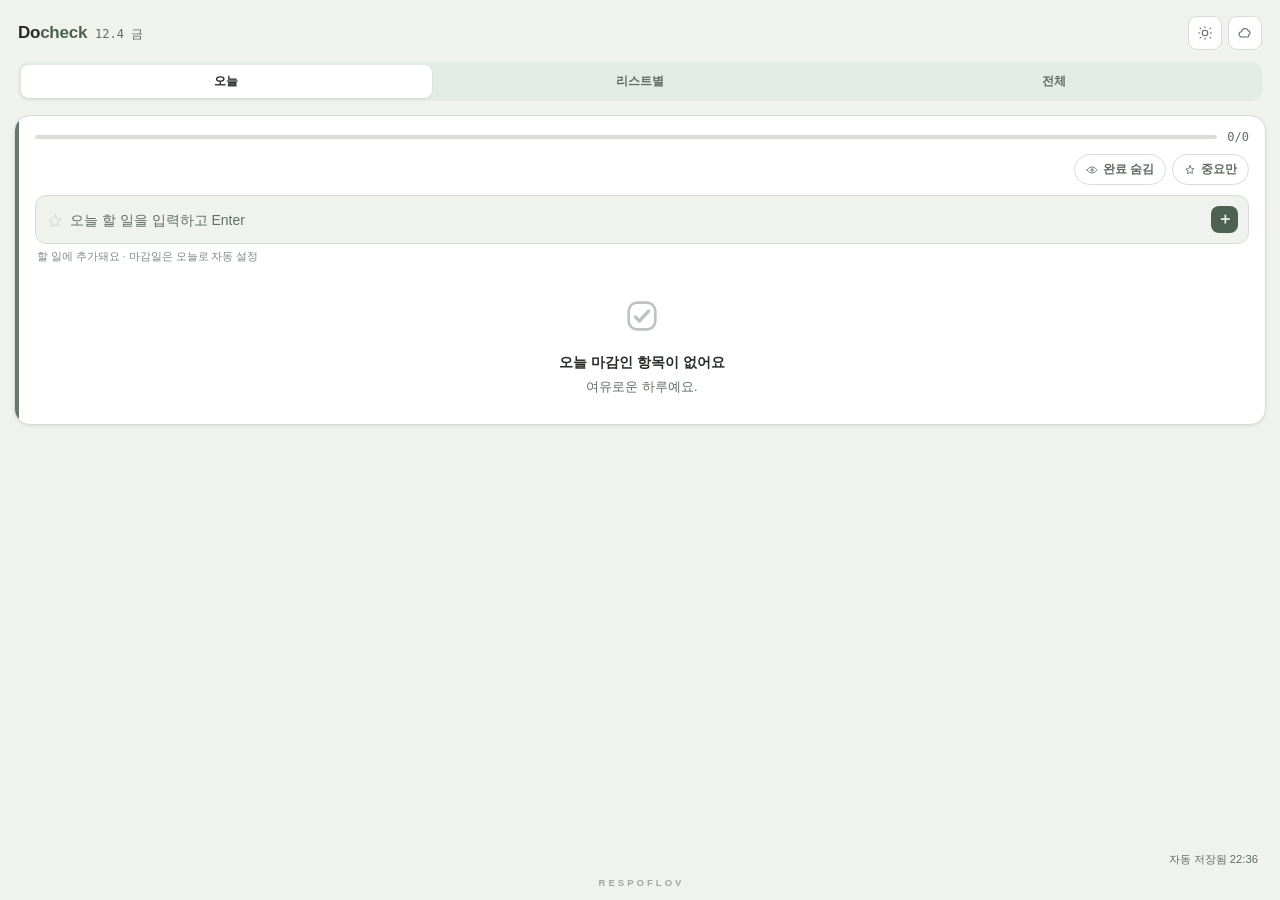
<file: index.html>
<!DOCTYPE html>
<!-- Docheck: 여러 리스트의 할 일을 오늘·리스트별·전체 화면으로 보는 체크리스트 PWA의 화면 뼈대 -->
<html lang="ko">
<head>
<meta charset="UTF-8">
<meta name="viewport" content="width=device-width, initial-scale=1.0, viewport-fit=cover">
<title>Docheck</title>
<link rel="manifest" href="manifest.json">
<meta name="theme-color" content="#4D6152">
<link rel="icon" href="favicon.svg" type="image/svg+xml">
<link rel="apple-touch-icon" href="icon-180.png">
<meta name="mobile-web-app-capable" content="yes">
<meta name="apple-mobile-web-app-capable" content="yes">
<meta name="apple-mobile-web-app-status-bar-style" content="default">
<meta name="apple-mobile-web-app-title" content="Docheck">
<link rel="stylesheet" href="style.css">
</head>
<body data-theme="light">

<div class="app" id="app">
  <div class="app-header">
    <div class="top-row">
      <div class="title-date">
        <span class="wordmark-live">Do<b>check</b></span>
        <span class="datetag" id="dateLabel"></span>
      </div>
      <div class="hbtns">
        <button class="ibtn" id="themeBtn" aria-label="테마 전환">
          <svg class="sun" viewBox="0 0 24 24"><path d="M12 4V2.5M12 21.5V20M4 12H2.5M21.5 12H20M5.6 5.6l-1-1M19.4 5.6l1-1M5.6 18.4l-1 1M19.4 18.4l1 1"/><circle cx="12" cy="12" r="4.2"/></svg>
          <svg class="moon" viewBox="0 0 24 24"><path d="M21 12.8A9 9 0 1111.2 3a7 7 0 009.8 9.8z"/></svg>
        </button>
        <button class="ibtn" id="cloudBtn" aria-label="동기화 및 환경설정"><svg viewBox="0 0 24 24"><path d="M7 18a4 4 0 010-8 5 5 0 019.6-1.6A3.5 3.5 0 0117.5 15v.2A3 3 0 0117 18H7z"/></svg></button>
      </div>
    </div>
    <div class="seg" id="seg">
      <button class="on" data-tab="today">오늘</button>
      <button data-tab="lists">리스트별</button>
      <button data-tab="all">전체</button>
    </div>
    <div class="tabs" id="tabs" style="display:none;"></div>
  </div>

  <div class="panels-viewport" id="panelsViewport">
    <div class="panels-track" id="panelsTrack">

      <!-- 오늘 -->
      <div class="panel" data-panel="today">
        <div class="cardwrap">
          <div class="card">
            <div class="gauge-row"><div class="gauge"><div id="todayGaugeFill" style="width:0%"></div></div><span class="gauge-num" id="todayGaugeNum">0/0</span></div>
            <div class="ctrl-row">
              <button class="tglchip" id="hideDoneBtnToday"><svg viewBox="0 0 24 24"><path d="M2 12s3.5-6 10-6 10 6 10 6-3.5 6-10 6-10-6-10-6z"/><circle cx="12" cy="12" r="2.4"/></svg>완료 숨김</button>
              <button class="tglchip" id="importantBtnToday"><svg viewBox="0 0 24 24"><path d="M12 3.5l2.47 5.01 5.53.8-4 3.9.94 5.5L12 16.9l-4.94 2.6.94-5.5-4-3.9 5.53-.8L12 3.5z"/></svg>중요만</button>
            </div>
            <div class="addrow">
              <span class="star" id="todayItemStar"><svg viewBox="0 0 24 24"><path d="M12 3.5l2.47 5.01 5.53.8-4 3.9.94 5.5L12 16.9l-4.94 2.6.94-5.5-4-3.9 5.53-.8L12 3.5z"/></svg></span>
              <input id="todayItemText" placeholder="오늘 할 일을 입력하고 Enter" autocomplete="off">
              <span class="addbtn" id="todayAddItemBtn">＋</span>
            </div>
            <div class="addhint" id="todayAddHint"></div>
            <div id="todayList"></div>
          </div>
        </div>
      </div>

      <!-- 리스트별 -->
      <div class="panel" data-panel="lists">
        <div class="cardwrap attached">
          <div class="card">
            <div class="cardhead">
              <span class="cardtitle" id="listTitle"></span>
              <button class="morebtn" id="moreBtn"><svg viewBox="0 0 24 24"><circle cx="5" cy="12" r="1.6"/><circle cx="12" cy="12" r="1.6"/><circle cx="19" cy="12" r="1.6"/></svg></button>
            </div>
            <div class="gauge-row"><div class="gauge"><div id="listGaugeFill" style="width:0%"></div></div><span class="gauge-num" id="listGaugeNum">0/0</span></div>
            <div class="ctrl-row">
              <button class="tglchip" id="hideDoneBtnList"><svg viewBox="0 0 24 24"><path d="M2 12s3.5-6 10-6 10 6 10 6-3.5 6-10 6-10-6-10-6z"/><circle cx="12" cy="12" r="2.4"/></svg>완료 숨김</button>
              <button class="tglchip" id="importantBtnList"><svg viewBox="0 0 24 24"><path d="M12 3.5l2.47 5.01 5.53.8-4 3.9.94 5.5L12 16.9l-4.94 2.6.94-5.5-4-3.9 5.53-.8L12 3.5z"/></svg>중요만</button>
            </div>
            <div class="addrow">
              <span class="star" id="newItemStar"><svg viewBox="0 0 24 24"><path d="M12 3.5l2.47 5.01 5.53.8-4 3.9.94 5.5L12 16.9l-4.94 2.6.94-5.5-4-3.9 5.53-.8L12 3.5z"/></svg></span>
              <input id="newItemText" placeholder="할 일을 입력하고 Enter" autocomplete="off">
              <span class="due" id="newItemDueBadge">날짜</span>
              <span class="addbtn" id="addItemBtn">＋</span>
            </div>
            <div id="listItems"></div>
          </div>
        </div>
      </div>

      <!-- 전체 -->
      <div class="panel" data-panel="all">
        <div class="cardwrap">
          <div class="card">
            <div class="ctrl-row">
              <button class="tglchip" id="hideDoneBtnAll"><svg viewBox="0 0 24 24"><path d="M2 12s3.5-6 10-6 10 6 10 6-3.5 6-10 6-10-6-10-6z"/><circle cx="12" cy="12" r="2.4"/></svg>완료 숨김</button>
              <button class="tglchip" id="importantBtnAll"><svg viewBox="0 0 24 24"><path d="M12 3.5l2.47 5.01 5.53.8-4 3.9.94 5.5L12 16.9l-4.94 2.6.94-5.5-4-3.9 5.53-.8L12 3.5z"/></svg>중요만</button>
            </div>
            <div id="allList"></div>
          </div>
        </div>
      </div>

    </div>
  </div>

  <div class="savebar" id="saveBar"></div>
  <div class="footer">RESPOFLOV</div>
</div>

<div class="snackbar" id="snackbar">
  <span id="snackbarText"></span>
  <button id="snackbarUndo">실행 취소</button>
</div>

<div class="popover-layer" id="popoverLayer">
  <div class="popover">
    <h4>글자 크기</h4>
    <p>본문 글자 크기를 조절해요. 목록·배지·버튼 글자에 함께 적용됩니다.</p>
    <div class="fs-row"><span class="a">가</span><input type="range" id="fsSlider" min="0" max="4" step="1" value="2"><span class="b">가</span></div>
    <hr>
    <h4 id="syncTitle">동기화 꺼짐</h4>
    <p id="syncDesc">Google 계정으로 로그인하면 휴대폰·데스크탑에서 같은 리스트를 볼 수 있어요.</p>
    <button class="gbtn" id="googleSyncBtn"><svg viewBox="0 0 24 24"><path d="M21 12.2c0-.7-.06-1.4-.18-2H12v3.8h5c-.2 1.2-.9 2.2-1.9 2.9v2.4h3.1c1.8-1.7 2.8-4.1 2.8-7.1z" fill="#4285F4"/><path d="M12 21c2.6 0 4.7-.9 6.2-2.4l-3.1-2.4c-.9.6-2 .9-3.1.9-2.4 0-4.4-1.6-5.1-3.7H3.7v2.5C5.2 18.9 8.3 21 12 21z" fill="#34A853"/><path d="M6.9 13.4c-.2-.6-.3-1.2-.3-1.9s.1-1.3.3-1.9V7.1H3.7C3 8.5 2.7 10.2 2.7 12s.3 3.5 1 4.9l3.2-2.5z" fill="#FBBC05"/><path d="M12 6.6c1.4 0 2.6.5 3.6 1.4l2.7-2.7C16.7 3.6 14.6 2.8 12 2.8 8.3 2.8 5.2 4.9 3.7 8.1l3.2 2.5c.7-2.1 2.7-3.7 5.1-4z" fill="#EA4335"/></svg><span id="googleSyncBtnLabel">Google로 동기화 시작</span></button>
    <div class="synced" id="syncedInfo" hidden>
      <span class="avatar" id="syncAvatar"></span>
      <span class="meta"><b id="syncEmail"></b><span id="syncStatus"></span></span>
    </div>
    <hr>
    <h4>로컬 백업</h4>
    <p>동기화와 별개로, 기기에 JSON 파일로 저장하거나 불러올 수 있어요.</p>
    <div class="backup-row">
      <button id="exportBtn">내보내기</button>
      <button id="importBtn">가져오기</button>
      <input type="file" id="importFile" accept="application/json" hidden>
    </div>
    <hr>
    <div class="verinfo">
      <span class="v1">Docheck · v<span id="appVersion"></span></span>
      <span class="v2">Firebase SDK 사용 (Apache License 2.0)</span>
    </div>
  </div>
</div>

<div class="datepop" id="datePop">
  <input type="date" id="datePopInput">
  <button id="datePopApply">적용</button>
  <button id="datePopClear">제거</button>
</div>

<div class="menu" id="menu">
  <button id="menuRename">리스트 이름 변경</button>
  <button id="menuUncheckAll">전체 해제</button>
  <hr>
  <button class="danger" id="menuClearDone">완료 항목 삭제</button>
  <button class="danger" id="menuDeleteList">리스트 삭제</button>
</div>

<script type="module" src="app.js"></script>
<script>
if ("serviceWorker" in navigator && location.protocol === "https:") {
  window.addEventListener("load", function(){
    navigator.serviceWorker.register("./sw.js");
  });
}
</script>
</body>
</html>
</file>
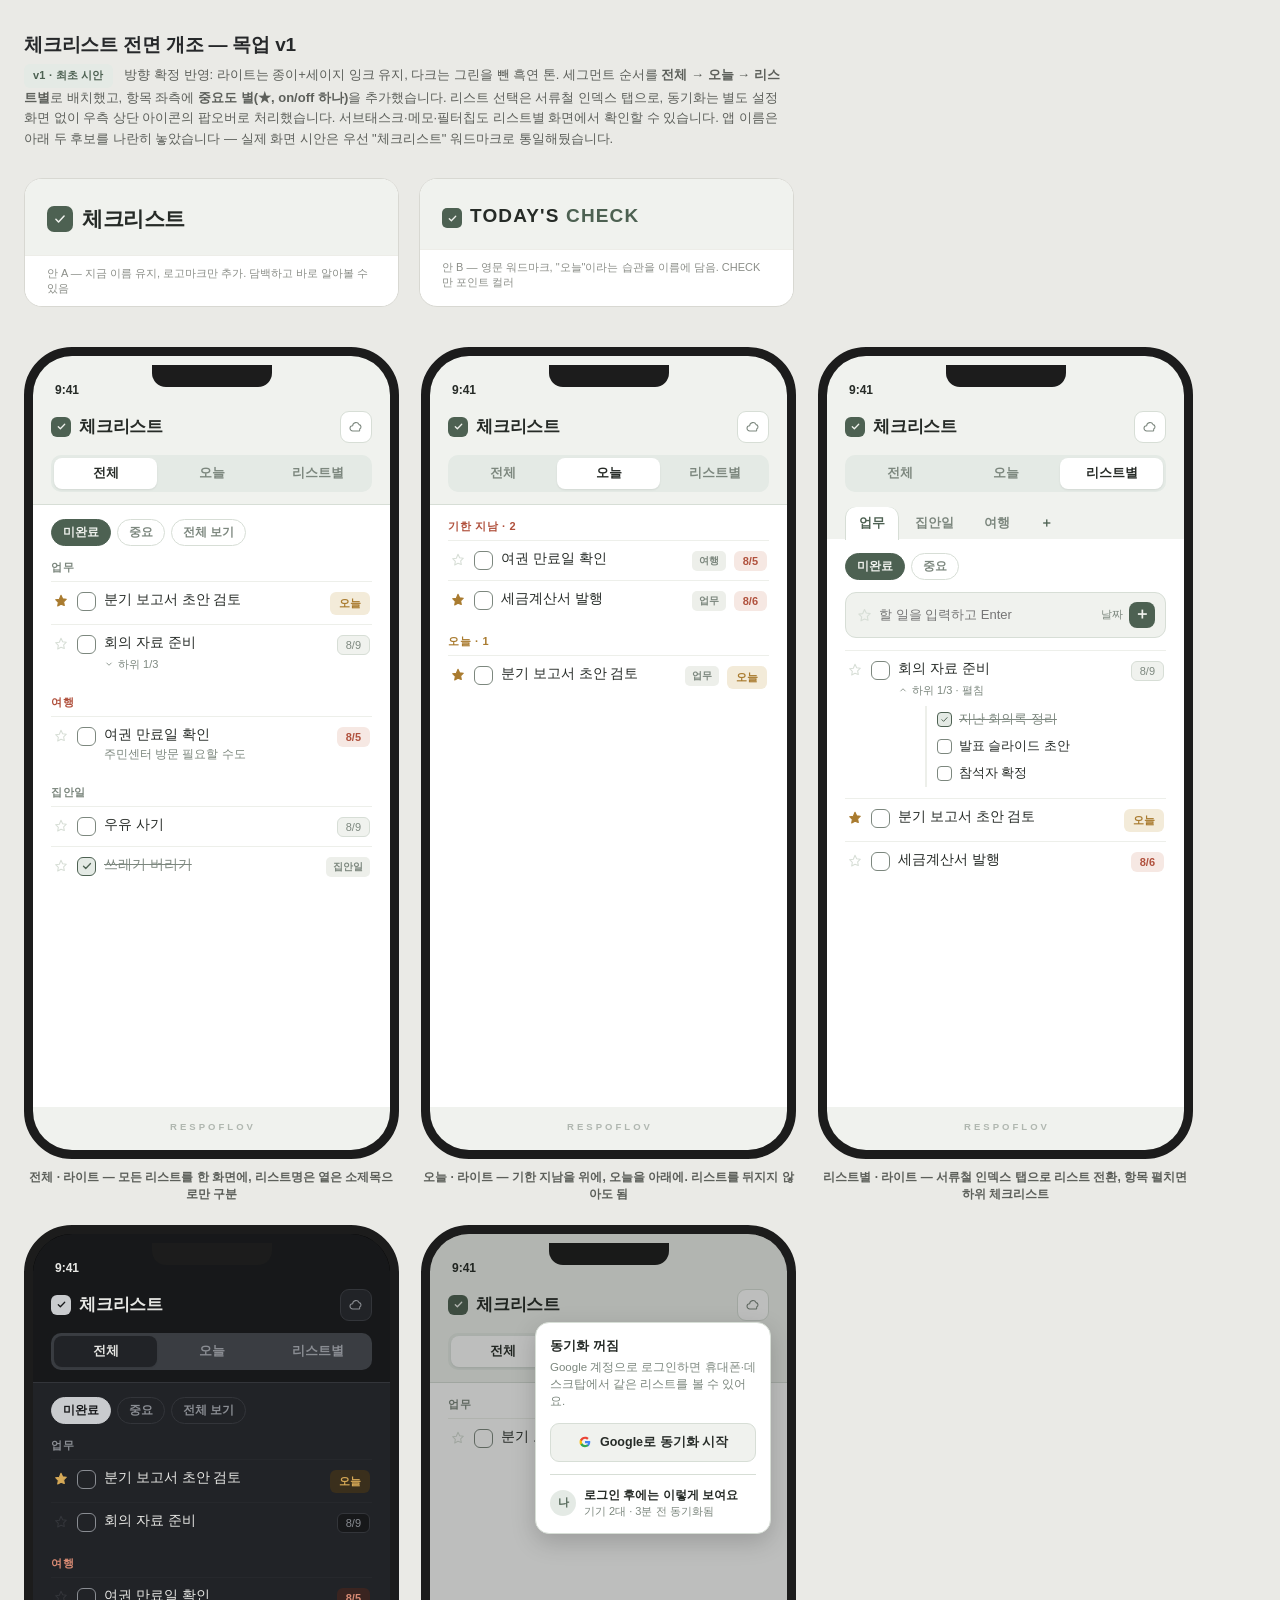
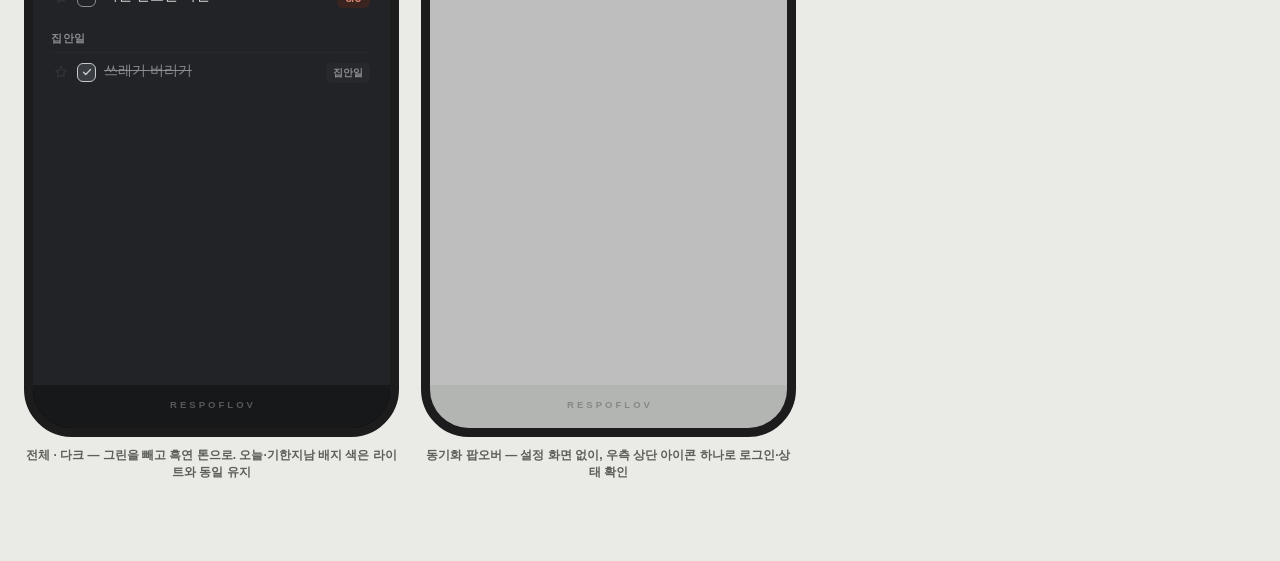
<file: mockup/design-mockup-v1.html>
<!DOCTYPE html>
<html lang="ko">
<head>
<meta charset="UTF-8">
<meta name="viewport" content="width=device-width, initial-scale=1.0">
<title>체크리스트 개조안 — 목업 v1</title>
<style>
  *{box-sizing:border-box; margin:0; padding:0;}
  body{
    font-family:-apple-system,"Apple SD Gothic Neo","Pretendard","Malgun Gothic","Noto Sans KR",sans-serif;
    background:#EAEAE6; color:#26282A; padding:32px 24px 80px;
  }
  .page-head{max-width:1400px; margin:0 auto 28px;}
  .page-head h1{font-size:19px; font-weight:800; letter-spacing:-.01em; margin-bottom:6px;}
  .page-head p{font-size:13px; color:#5C5F5A; line-height:1.6; max-width:760px;}
  .page-head .tag{display:inline-block; font-size:11px; font-weight:700; color:#4D6152; background:#E4EAE5;
    padding:3px 9px; border-radius:6px; margin-right:8px; letter-spacing:.02em;}

  /* ---------- 이름 후보 비교 ---------- */
  .name-compare{max-width:1400px; margin:0 auto 40px; display:flex; gap:20px; flex-wrap:wrap;}
  .name-card{width:375px; border-radius:18px; overflow:hidden; border:1px solid #D8D8D2; background:#fff;}
  .name-card .strip{padding:26px 22px 22px; background:#F0F2EE;}
  .name-card .label{font-size:11px; color:#8B8E88; padding:10px 22px; border-top:1px solid #EDEDE8; background:#fff;}
  .wordmark-a{display:flex; align-items:center; gap:9px;}
  .wordmark-a .mark{width:26px; height:26px; border-radius:7px; background:#4D6152; display:flex; align-items:center; justify-content:center; flex:none;}
  .wordmark-a .mark svg{width:14px; height:14px;}
  .wordmark-a .mark path{fill:none; stroke:#F0F2EE; stroke-width:2.6; stroke-linecap:round; stroke-linejoin:round;}
  .wordmark-a span{font-size:21px; font-weight:800; letter-spacing:-.02em; color:#262B27;}
  .wordmark-b{display:flex; align-items:baseline; gap:8px;}
  .wordmark-b .mark{width:20px; height:20px; border-radius:5px; background:#4D6152; display:inline-flex; align-items:center; justify-content:center; flex:none; position:relative; top:2px;}
  .wordmark-b .mark svg{width:11px; height:11px;}
  .wordmark-b .mark path{fill:none; stroke:#F0F2EE; stroke-width:2.8; stroke-linecap:round; stroke-linejoin:round;}
  .wordmark-b span{font-size:19px; font-weight:700; letter-spacing:.06em; color:#262B27;}
  .wordmark-b span b{color:#4D6152; font-weight:700;}

  /* ---------- 폰 프레임 ---------- */
  .row{max-width:1400px; margin:0 auto; display:flex; gap:22px; flex-wrap:wrap; align-items:flex-start;}
  .unit{display:flex; flex-direction:column; align-items:center; gap:10px;}
  .unit .cap{font-size:12px; color:#5C5F5A; font-weight:600; text-align:center; max-width:375px;}
  .frame{width:375px; height:812px; border:9px solid #1C1C1C; border-radius:48px; overflow:hidden; position:relative; background:#000;}
  .notch{position:absolute; top:9px; left:50%; transform:translateX(-50%); width:120px; height:22px; background:#1C1C1C; border-radius:0 0 14px 14px; z-index:5;}
  .screen{width:100%; height:100%; overflow:hidden; display:flex; flex-direction:column; position:relative;
    background:var(--bg); color:var(--ink);}

  /* light tokens */
  .screen{
    --bg:#F0F2EE; --surface:#FFFFFF; --ink:#262B27; --muted:#7C877E; --line:#D7DED6;
    --accent:#4D6152; --accent-soft:#E4EAE5; --danger:#B0503C; --danger-soft:#F6E8E3;
    --today:#A97B2F; --today-soft:#F3EBD9; --pill:#EDEFEA;
  }
  .screen[data-theme="dark"]{
    --bg:#17181A; --surface:#212327; --ink:#E7E7E4; --muted:#8A8D93; --line:#33353A;
    --accent:#C9CBCE; --accent-soft:#3A3D42; --danger:#D98B74; --danger-soft:#3A2420;
    --today:#D6A957; --today-soft:#3A2F1C; --pill:#26282C;
  }

  .status{height:47px; flex:none; display:flex; align-items:flex-end; justify-content:space-between;
    padding:0 22px 6px; font-size:12px; font-weight:600; color:var(--ink);}

  .app-header{flex:none; padding:2px 18px 0;}
  .top-row{display:flex; align-items:center; justify-content:space-between; padding:6px 0 12px;}
  .wordmark-live{display:flex; align-items:center; gap:8px; font-size:17px; font-weight:800; letter-spacing:-.01em;}
  .wordmark-live .mk{width:20px; height:20px; border-radius:6px; background:var(--accent); display:flex; align-items:center; justify-content:center; flex:none;}
  .wordmark-live .mk svg{width:11px; height:11px;}
  .wordmark-live .mk path{fill:none; stroke:var(--bg); stroke-width:2.8; stroke-linecap:round; stroke-linejoin:round;}
  .sync-btn{width:32px; height:32px; border-radius:9px; border:1px solid var(--line); background:var(--surface);
    display:flex; align-items:center; justify-content:center; color:var(--muted);}
  .sync-btn svg{width:16px; height:16px;}
  .sync-btn path{fill:none; stroke:currentColor; stroke-width:1.6; stroke-linejoin:round; stroke-linecap:round;}

  .seg{display:flex; gap:3px; background:var(--accent-soft); padding:3px; border-radius:10px; margin-bottom:12px;}
  .seg span{flex:1; text-align:center; padding:7px 0; border-radius:8px; font-size:12.5px; color:var(--muted); font-weight:600;}
  .seg span.on{background:var(--surface); color:var(--ink); box-shadow:0 1px 2px rgba(0,0,0,.08);}

  .tabs{display:flex; gap:2px; overflow-x:auto; padding-top:2px;}
  .tabs span{flex:none; padding:8px 14px 9px; font-size:12.5px; color:var(--muted); font-weight:600; border-radius:10px 10px 0 0; position:relative; top:1px; white-space:nowrap;}
  .tabs span.on{background:var(--surface); color:var(--accent); box-shadow:0 -1px 0 var(--line) inset, 1px 0 0 var(--line) inset, -1px 0 0 var(--line) inset;}
  .tabs span.add{color:var(--accent); font-weight:800;}

  .content{flex:1; overflow-y:auto; background:var(--surface); border-top:1px solid var(--line); padding:14px 18px 10px;}
  .content.tabbed{border-radius:0; border-top:none; margin-top:-1px;}

  .chips{display:flex; gap:6px; margin-bottom:12px; flex-wrap:wrap;}
  .chip{font-size:11.5px; padding:5px 11px; border-radius:20px; border:1px solid var(--line); color:var(--muted); font-weight:600;}
  .chip.on{background:var(--accent); border-color:var(--accent); color:var(--bg);}

  .grouplabel{font-size:11px; font-weight:700; color:var(--muted); letter-spacing:.06em; margin:14px 0 6px; text-transform:uppercase;}
  .grouplabel:first-child{margin-top:0;}
  .grouplabel.warn{color:var(--danger);}
  .grouplabel.now{color:var(--today);}

  .item{display:flex; align-items:flex-start; gap:8px; padding:9px 2px; border-top:1px solid var(--pill);}
  .item:first-child{border-top:none;}
  .star{width:16px; height:16px; flex:none; margin-top:2px; color:var(--line);}
  .star.on{color:var(--today);}
  .star svg{width:100%; height:100%;}
  .star path{fill:none; stroke:currentColor; stroke-width:1.6; stroke-linejoin:round;}
  .star.on path{fill:currentColor;}
  .chk{width:19px; height:19px; border-radius:6px; border:1.5px solid var(--muted); flex:none; margin-top:1px;
    display:flex; align-items:center; justify-content:center;}
  .chk.on{border-color:var(--accent); background:var(--accent-soft);}
  .chk svg{width:12px; height:12px;}
  .chk path{fill:none; stroke:var(--accent); stroke-width:2.6; stroke-linecap:round; stroke-linejoin:round;}
  .txtwrap{flex:1; min-width:0;}
  .txt{font-size:13.5px; line-height:1.4;}
  .item.done .txt{color:var(--muted); text-decoration:line-through;}
  .memo{font-size:11.5px; color:var(--muted); margin-top:2px;}
  .subrow{font-size:11px; color:var(--muted); margin-top:4px; display:flex; align-items:center; gap:4px;}
  .subrow svg{width:10px; height:10px;}
  .subrow path{fill:none; stroke:currentColor; stroke-width:2;}
  .due{flex:none; font-size:11px; padding:3px 8px; border-radius:6px; background:var(--bg); color:var(--muted);
    border:1px solid var(--line); margin-top:1px; white-space:nowrap;}
  .due.today{background:var(--today-soft); color:var(--today); border-color:transparent; font-weight:700;}
  .due.overdue{background:var(--danger-soft); color:var(--danger); border-color:transparent; font-weight:700;}
  .listpill{flex:none; font-size:10px; padding:3px 7px; border-radius:5px; background:var(--pill); color:var(--muted); margin-top:1px; font-weight:600;}

  .sub-list{margin:8px 0 2px 27px; border-left:2px solid var(--pill); padding-left:10px;}
  .sub-item{display:flex; align-items:center; gap:7px; padding:5px 0; font-size:12.5px;}
  .sub-item .chk{width:15px; height:15px; border-radius:4px;}
  .sub-item .chk svg{width:9px; height:9px;}
  .sub-item.done{color:var(--muted); text-decoration:line-through;}

  .addrow{display:flex; align-items:center; gap:6px; background:var(--bg); border:1px solid var(--line);
    border-radius:11px; padding:9px 10px; margin-bottom:12px;}
  .addrow .star{width:17px; height:17px;}
  .addrow input{flex:1; border:none; background:transparent; font-size:13px; color:var(--ink); min-width:0;}
  .addrow .datepill{font-size:11px; color:var(--muted); flex:none;}
  .addrow .addbtn{flex:none; width:26px; height:26px; border-radius:8px; background:var(--accent); color:var(--bg);
    display:flex; align-items:center; justify-content:center; font-size:16px; font-weight:700;}

  .footer{flex:none; text-align:center; font-size:9.5px; font-weight:600; letter-spacing:.32em; text-indent:.32em;
    color:var(--muted); opacity:.55; padding:14px 0 max(18px, 14px);}

  /* 동기화 팝오버 */
  .popover-layer{position:absolute; inset:0; background:rgba(20,22,20,.28); z-index:20;}
  .popover{position:absolute; top:88px; right:16px; width:236px; background:var(--surface); border:1px solid var(--line);
    border-radius:14px; box-shadow:0 8px 24px rgba(0,0,0,.18); padding:14px; z-index:21;}
  .popover h4{font-size:13px; font-weight:700; margin-bottom:4px;}
  .popover p{font-size:11.5px; color:var(--muted); line-height:1.5; margin-bottom:12px;}
  .gbtn{display:flex; align-items:center; justify-content:center; gap:8px; width:100%; padding:10px 0;
    border-radius:9px; border:1px solid var(--line); background:var(--bg); font-size:12.5px; font-weight:600; color:var(--ink);}
  .gbtn svg{width:14px; height:14px;}
  .synced{display:flex; align-items:center; gap:8px; margin-top:12px; padding-top:12px; border-top:1px solid var(--line);}
  .avatar{width:26px; height:26px; border-radius:50%; background:var(--accent-soft); color:var(--accent); font-size:11px;
    font-weight:700; display:flex; align-items:center; justify-content:center; flex:none;}
  .synced .meta{font-size:11px; color:var(--muted); line-height:1.4;}
  .synced .meta b{color:var(--ink); font-weight:600; display:block; font-size:12px;}

  @media (max-width:820px){
    .row, .name-compare{justify-content:center;}
  }
</style>
</head>
<body>

<div class="page-head">
  <h1>체크리스트 전면 개조 — 목업 v1</h1>
  <p>
    <span class="tag">v1 · 최초 시안</span>
    방향 확정 반영: 라이트는 종이+세이지 잉크 유지, 다크는 그린을 뺀 흑연 톤.
    세그먼트 순서를 <b>전체 → 오늘 → 리스트별</b>로 배치했고, 항목 좌측에 <b>중요도 별(★, on/off 하나)</b>을 추가했습니다.
    리스트 선택은 서류철 인덱스 탭으로, 동기화는 별도 설정 화면 없이 우측 상단 아이콘의 팝오버로 처리했습니다.
    서브태스크·메모·필터칩도 리스트별 화면에서 확인할 수 있습니다. 앱 이름은 아래 두 후보를 나란히 놓았습니다 — 실제 화면 시안은 우선 "체크리스트" 워드마크로 통일해뒀습니다.
  </p>
</div>

<div class="name-compare">
  <div class="name-card">
    <div class="strip">
      <div class="wordmark-a">
        <span class="mark"><svg viewBox="0 0 24 24"><path d="M5 12.5l4.5 4.5L19 7"/></svg></span>
        <span>체크리스트</span>
      </div>
    </div>
    <div class="label">안 A — 지금 이름 유지, 로고마크만 추가. 담백하고 바로 알아볼 수 있음</div>
  </div>
  <div class="name-card">
    <div class="strip">
      <div class="wordmark-b">
        <span class="mark"><svg viewBox="0 0 24 24"><path d="M5 12.5l4.5 4.5L19 7"/></svg></span>
        <span>TODAY'S <b>CHECK</b></span>
      </div>
    </div>
    <div class="label">안 B — 영문 워드마크, "오늘"이라는 습관을 이름에 담음. CHECK만 포인트 컬러</div>
  </div>
</div>

<div class="row">

  <!-- 1. 전체 · 라이트 -->
  <div class="unit">
    <div class="frame"><div class="notch"></div>
      <div class="screen" data-theme="light">
        <div class="status"><span>9:41</span></div>
        <div class="app-header">
          <div class="top-row">
            <div class="wordmark-live"><span class="mk"><svg viewBox="0 0 24 24"><path d="M5 12.5l4.5 4.5L19 7"/></svg></span>체크리스트</div>
            <button class="sync-btn"><svg viewBox="0 0 24 24"><path d="M7 18a4 4 0 010-8 5 5 0 019.6-1.6A3.5 3.5 0 0117.5 15v.2A3 3 0 0117 18H7z"/></svg></button>
          </div>
          <div class="seg"><span class="on">전체</span><span>오늘</span><span>리스트별</span></div>
        </div>
        <div class="content">
          <div class="chips"><span class="chip on">미완료</span><span class="chip">중요</span><span class="chip">전체 보기</span></div>

          <div class="grouplabel">업무</div>
          <div class="item">
            <span class="star on"><svg viewBox="0 0 24 24"><path d="M12 3.5l2.47 5.01 5.53.8-4 3.9.94 5.5L12 16.9l-4.94 2.6.94-5.5-4-3.9 5.53-.8L12 3.5z"/></svg></span>
            <span class="chk"></span>
            <div class="txtwrap"><div class="txt">분기 보고서 초안 검토</div></div>
            <span class="due today">오늘</span>
          </div>
          <div class="item">
            <span class="star"><svg viewBox="0 0 24 24"><path d="M12 3.5l2.47 5.01 5.53.8-4 3.9.94 5.5L12 16.9l-4.94 2.6.94-5.5-4-3.9 5.53-.8L12 3.5z"/></svg></span>
            <span class="chk"></span>
            <div class="txtwrap">
              <div class="txt">회의 자료 준비</div>
              <div class="subrow"><svg viewBox="0 0 24 24"><path d="M6 9l6 6 6-6"/></svg>하위 1/3</div>
            </div>
            <span class="due">8/9</span>
          </div>

          <div class="grouplabel warn">여행</div>
          <div class="item">
            <span class="star"><svg viewBox="0 0 24 24"><path d="M12 3.5l2.47 5.01 5.53.8-4 3.9.94 5.5L12 16.9l-4.94 2.6.94-5.5-4-3.9 5.53-.8L12 3.5z"/></svg></span>
            <span class="chk"></span>
            <div class="txtwrap">
              <div class="txt">여권 만료일 확인</div>
              <div class="memo">주민센터 방문 필요할 수도</div>
            </div>
            <span class="due overdue">8/5</span>
          </div>

          <div class="grouplabel">집안일</div>
          <div class="item">
            <span class="star"><svg viewBox="0 0 24 24"><path d="M12 3.5l2.47 5.01 5.53.8-4 3.9.94 5.5L12 16.9l-4.94 2.6.94-5.5-4-3.9 5.53-.8L12 3.5z"/></svg></span>
            <span class="chk"></span>
            <div class="txtwrap"><div class="txt">우유 사기</div></div>
            <span class="due">8/9</span>
          </div>
          <div class="item done">
            <span class="star"><svg viewBox="0 0 24 24"><path d="M12 3.5l2.47 5.01 5.53.8-4 3.9.94 5.5L12 16.9l-4.94 2.6.94-5.5-4-3.9 5.53-.8L12 3.5z"/></svg></span>
            <span class="chk on"><svg viewBox="0 0 24 24"><path d="M5 12.5l4.5 4.5L19 7"/></svg></span>
            <div class="txtwrap"><div class="txt">쓰레기 버리기</div></div>
            <span class="listpill">집안일</span>
          </div>
        </div>
        <div class="footer">RESPOFLOV</div>
      </div>
    </div>
    <div class="cap">전체 · 라이트 — 모든 리스트를 한 화면에, 리스트명은 옅은 소제목으로만 구분</div>
  </div>

  <!-- 2. 오늘 · 라이트 -->
  <div class="unit">
    <div class="frame"><div class="notch"></div>
      <div class="screen" data-theme="light">
        <div class="status"><span>9:41</span></div>
        <div class="app-header">
          <div class="top-row">
            <div class="wordmark-live"><span class="mk"><svg viewBox="0 0 24 24"><path d="M5 12.5l4.5 4.5L19 7"/></svg></span>체크리스트</div>
            <button class="sync-btn"><svg viewBox="0 0 24 24"><path d="M7 18a4 4 0 010-8 5 5 0 019.6-1.6A3.5 3.5 0 0117.5 15v.2A3 3 0 0117 18H7z"/></svg></button>
          </div>
          <div class="seg"><span>전체</span><span class="on">오늘</span><span>리스트별</span></div>
        </div>
        <div class="content">
          <div class="grouplabel warn">기한 지남 · 2</div>
          <div class="item">
            <span class="star"><svg viewBox="0 0 24 24"><path d="M12 3.5l2.47 5.01 5.53.8-4 3.9.94 5.5L12 16.9l-4.94 2.6.94-5.5-4-3.9 5.53-.8L12 3.5z"/></svg></span>
            <span class="chk"></span>
            <div class="txtwrap"><div class="txt">여권 만료일 확인</div></div>
            <span class="listpill">여행</span>
            <span class="due overdue">8/5</span>
          </div>
          <div class="item">
            <span class="star on"><svg viewBox="0 0 24 24"><path d="M12 3.5l2.47 5.01 5.53.8-4 3.9.94 5.5L12 16.9l-4.94 2.6.94-5.5-4-3.9 5.53-.8L12 3.5z"/></svg></span>
            <span class="chk"></span>
            <div class="txtwrap"><div class="txt">세금계산서 발행</div></div>
            <span class="listpill">업무</span>
            <span class="due overdue">8/6</span>
          </div>

          <div class="grouplabel now">오늘 · 1</div>
          <div class="item">
            <span class="star on"><svg viewBox="0 0 24 24"><path d="M12 3.5l2.47 5.01 5.53.8-4 3.9.94 5.5L12 16.9l-4.94 2.6.94-5.5-4-3.9 5.53-.8L12 3.5z"/></svg></span>
            <span class="chk"></span>
            <div class="txtwrap"><div class="txt">분기 보고서 초안 검토</div></div>
            <span class="listpill">업무</span>
            <span class="due today">오늘</span>
          </div>
        </div>
        <div class="footer">RESPOFLOV</div>
      </div>
    </div>
    <div class="cap">오늘 · 라이트 — 기한 지남을 위에, 오늘을 아래에. 리스트를 뒤지지 않아도 됨</div>
  </div>

  <!-- 3. 리스트별 · 라이트 (서브태스크/필터 오픈) -->
  <div class="unit">
    <div class="frame"><div class="notch"></div>
      <div class="screen" data-theme="light">
        <div class="status"><span>9:41</span></div>
        <div class="app-header">
          <div class="top-row">
            <div class="wordmark-live"><span class="mk"><svg viewBox="0 0 24 24"><path d="M5 12.5l4.5 4.5L19 7"/></svg></span>체크리스트</div>
            <button class="sync-btn"><svg viewBox="0 0 24 24"><path d="M7 18a4 4 0 010-8 5 5 0 019.6-1.6A3.5 3.5 0 0117.5 15v.2A3 3 0 0117 18H7z"/></svg></button>
          </div>
          <div class="seg"><span>전체</span><span>오늘</span><span class="on">리스트별</span></div>
          <div class="tabs">
            <span class="on">업무</span><span>집안일</span><span>여행</span><span class="add">＋</span>
          </div>
        </div>
        <div class="content tabbed">
          <div class="chips"><span class="chip on">미완료</span><span class="chip">중요</span></div>
          <div class="addrow">
            <span class="star"><svg viewBox="0 0 24 24"><path d="M12 3.5l2.47 5.01 5.53.8-4 3.9.94 5.5L12 16.9l-4.94 2.6.94-5.5-4-3.9 5.53-.8L12 3.5z"/></svg></span>
            <input placeholder="할 일을 입력하고 Enter" readonly>
            <span class="datepill">날짜</span>
            <span class="addbtn">＋</span>
          </div>

          <div class="item">
            <span class="star"><svg viewBox="0 0 24 24"><path d="M12 3.5l2.47 5.01 5.53.8-4 3.9.94 5.5L12 16.9l-4.94 2.6.94-5.5-4-3.9 5.53-.8L12 3.5z"/></svg></span>
            <span class="chk"></span>
            <div class="txtwrap">
              <div class="txt">회의 자료 준비</div>
              <div class="subrow"><svg viewBox="0 0 24 24"><path d="M18 15l-6-6-6 6"/></svg>하위 1/3 · 펼침</div>
              <div class="sub-list">
                <div class="sub-item done"><span class="chk on"><svg viewBox="0 0 24 24"><path d="M5 12.5l4.5 4.5L19 7"/></svg></span>지난 회의록 정리</div>
                <div class="sub-item"><span class="chk"></span>발표 슬라이드 초안</div>
                <div class="sub-item"><span class="chk"></span>참석자 확정</div>
              </div>
            </div>
            <span class="due">8/9</span>
          </div>
          <div class="item">
            <span class="star on"><svg viewBox="0 0 24 24"><path d="M12 3.5l2.47 5.01 5.53.8-4 3.9.94 5.5L12 16.9l-4.94 2.6.94-5.5-4-3.9 5.53-.8L12 3.5z"/></svg></span>
            <span class="chk"></span>
            <div class="txtwrap"><div class="txt">분기 보고서 초안 검토</div></div>
            <span class="due today">오늘</span>
          </div>
          <div class="item">
            <span class="star"><svg viewBox="0 0 24 24"><path d="M12 3.5l2.47 5.01 5.53.8-4 3.9.94 5.5L12 16.9l-4.94 2.6.94-5.5-4-3.9 5.53-.8L12 3.5z"/></svg></span>
            <span class="chk"></span>
            <div class="txtwrap"><div class="txt">세금계산서 발행</div></div>
            <span class="due overdue">8/6</span>
          </div>
        </div>
        <div class="footer">RESPOFLOV</div>
      </div>
    </div>
    <div class="cap">리스트별 · 라이트 — 서류철 인덱스 탭으로 리스트 전환, 항목 펼치면 하위 체크리스트</div>
  </div>

  <!-- 4. 전체 · 다크 -->
  <div class="unit">
    <div class="frame"><div class="notch"></div>
      <div class="screen" data-theme="dark">
        <div class="status"><span>9:41</span></div>
        <div class="app-header">
          <div class="top-row">
            <div class="wordmark-live"><span class="mk"><svg viewBox="0 0 24 24"><path d="M5 12.5l4.5 4.5L19 7"/></svg></span>체크리스트</div>
            <button class="sync-btn"><svg viewBox="0 0 24 24"><path d="M7 18a4 4 0 010-8 5 5 0 019.6-1.6A3.5 3.5 0 0117.5 15v.2A3 3 0 0117 18H7z"/></svg></button>
          </div>
          <div class="seg"><span class="on">전체</span><span>오늘</span><span>리스트별</span></div>
        </div>
        <div class="content">
          <div class="chips"><span class="chip on">미완료</span><span class="chip">중요</span><span class="chip">전체 보기</span></div>
          <div class="grouplabel">업무</div>
          <div class="item">
            <span class="star on"><svg viewBox="0 0 24 24"><path d="M12 3.5l2.47 5.01 5.53.8-4 3.9.94 5.5L12 16.9l-4.94 2.6.94-5.5-4-3.9 5.53-.8L12 3.5z"/></svg></span>
            <span class="chk"></span>
            <div class="txtwrap"><div class="txt">분기 보고서 초안 검토</div></div>
            <span class="due today">오늘</span>
          </div>
          <div class="item">
            <span class="star"><svg viewBox="0 0 24 24"><path d="M12 3.5l2.47 5.01 5.53.8-4 3.9.94 5.5L12 16.9l-4.94 2.6.94-5.5-4-3.9 5.53-.8L12 3.5z"/></svg></span>
            <span class="chk"></span>
            <div class="txtwrap"><div class="txt">회의 자료 준비</div></div>
            <span class="due">8/9</span>
          </div>
          <div class="grouplabel warn">여행</div>
          <div class="item">
            <span class="star"><svg viewBox="0 0 24 24"><path d="M12 3.5l2.47 5.01 5.53.8-4 3.9.94 5.5L12 16.9l-4.94 2.6.94-5.5-4-3.9 5.53-.8L12 3.5z"/></svg></span>
            <span class="chk"></span>
            <div class="txtwrap"><div class="txt">여권 만료일 확인</div></div>
            <span class="due overdue">8/5</span>
          </div>
          <div class="grouplabel">집안일</div>
          <div class="item done">
            <span class="star"><svg viewBox="0 0 24 24"><path d="M12 3.5l2.47 5.01 5.53.8-4 3.9.94 5.5L12 16.9l-4.94 2.6.94-5.5-4-3.9 5.53-.8L12 3.5z"/></svg></span>
            <span class="chk on"><svg viewBox="0 0 24 24"><path d="M5 12.5l4.5 4.5L19 7"/></svg></span>
            <div class="txtwrap"><div class="txt">쓰레기 버리기</div></div>
            <span class="listpill">집안일</span>
          </div>
        </div>
        <div class="footer">RESPOFLOV</div>
      </div>
    </div>
    <div class="cap">전체 · 다크 — 그린을 빼고 흑연 톤으로. 오늘·기한지남 배지 색은 라이트와 동일 유지</div>
  </div>

  <!-- 5. 동기화 팝오버 -->
  <div class="unit">
    <div class="frame"><div class="notch"></div>
      <div class="screen" data-theme="light">
        <div class="status"><span>9:41</span></div>
        <div class="app-header">
          <div class="top-row">
            <div class="wordmark-live"><span class="mk"><svg viewBox="0 0 24 24"><path d="M5 12.5l4.5 4.5L19 7"/></svg></span>체크리스트</div>
            <button class="sync-btn"><svg viewBox="0 0 24 24"><path d="M7 18a4 4 0 010-8 5 5 0 019.6-1.6A3.5 3.5 0 0117.5 15v.2A3 3 0 0117 18H7z"/></svg></button>
          </div>
          <div class="seg"><span class="on">전체</span><span>오늘</span><span>리스트별</span></div>
        </div>
        <div class="content">
          <div class="grouplabel">업무</div>
          <div class="item"><span class="star"><svg viewBox="0 0 24 24"><path d="M12 3.5l2.47 5.01 5.53.8-4 3.9.94 5.5L12 16.9l-4.94 2.6.94-5.5-4-3.9 5.53-.8L12 3.5z"/></svg></span><span class="chk"></span><div class="txtwrap"><div class="txt">분기 보고서 초안 검토</div></div><span class="due today">오늘</span></div>
        </div>
        <div class="popover-layer"></div>
        <div class="popover">
          <h4>동기화 꺼짐</h4>
          <p>Google 계정으로 로그인하면 휴대폰·데스크탑에서 같은 리스트를 볼 수 있어요.</p>
          <button class="gbtn"><svg viewBox="0 0 24 24"><path d="M21 12.2c0-.7-.06-1.4-.18-2H12v3.8h5c-.2 1.2-.9 2.2-1.9 2.9v2.4h3.1c1.8-1.7 2.8-4.1 2.8-7.1z" fill="#4285F4"/><path d="M12 21c2.6 0 4.7-.9 6.2-2.4l-3.1-2.4c-.9.6-2 .9-3.1.9-2.4 0-4.4-1.6-5.1-3.7H3.7v2.5C5.2 18.9 8.3 21 12 21z" fill="#34A853"/><path d="M6.9 13.4c-.2-.6-.3-1.2-.3-1.9s.1-1.3.3-1.9V7.1H3.7C3 8.5 2.7 10.2 2.7 12s.3 3.5 1 4.9l3.2-2.5z" fill="#FBBC05"/><path d="M12 6.6c1.4 0 2.6.5 3.6 1.4l2.7-2.7C16.7 3.6 14.6 2.8 12 2.8 8.3 2.8 5.2 4.9 3.7 8.1l3.2 2.5c.7-2.1 2.7-3.7 5.1-4z" fill="#EA4335"/></svg>Google로 동기화 시작</button>
          <div class="synced">
            <span class="avatar">나</span>
            <span class="meta"><b>로그인 후에는 이렇게 보여요</b>기기 2대 · 3분 전 동기화됨</span>
          </div>
        </div>
        <div class="footer">RESPOFLOV</div>
      </div>
    </div>
    <div class="cap">동기화 팝오버 — 설정 화면 없이, 우측 상단 아이콘 하나로 로그인·상태 확인</div>
  </div>

</div>

</body>
</html>
</file>
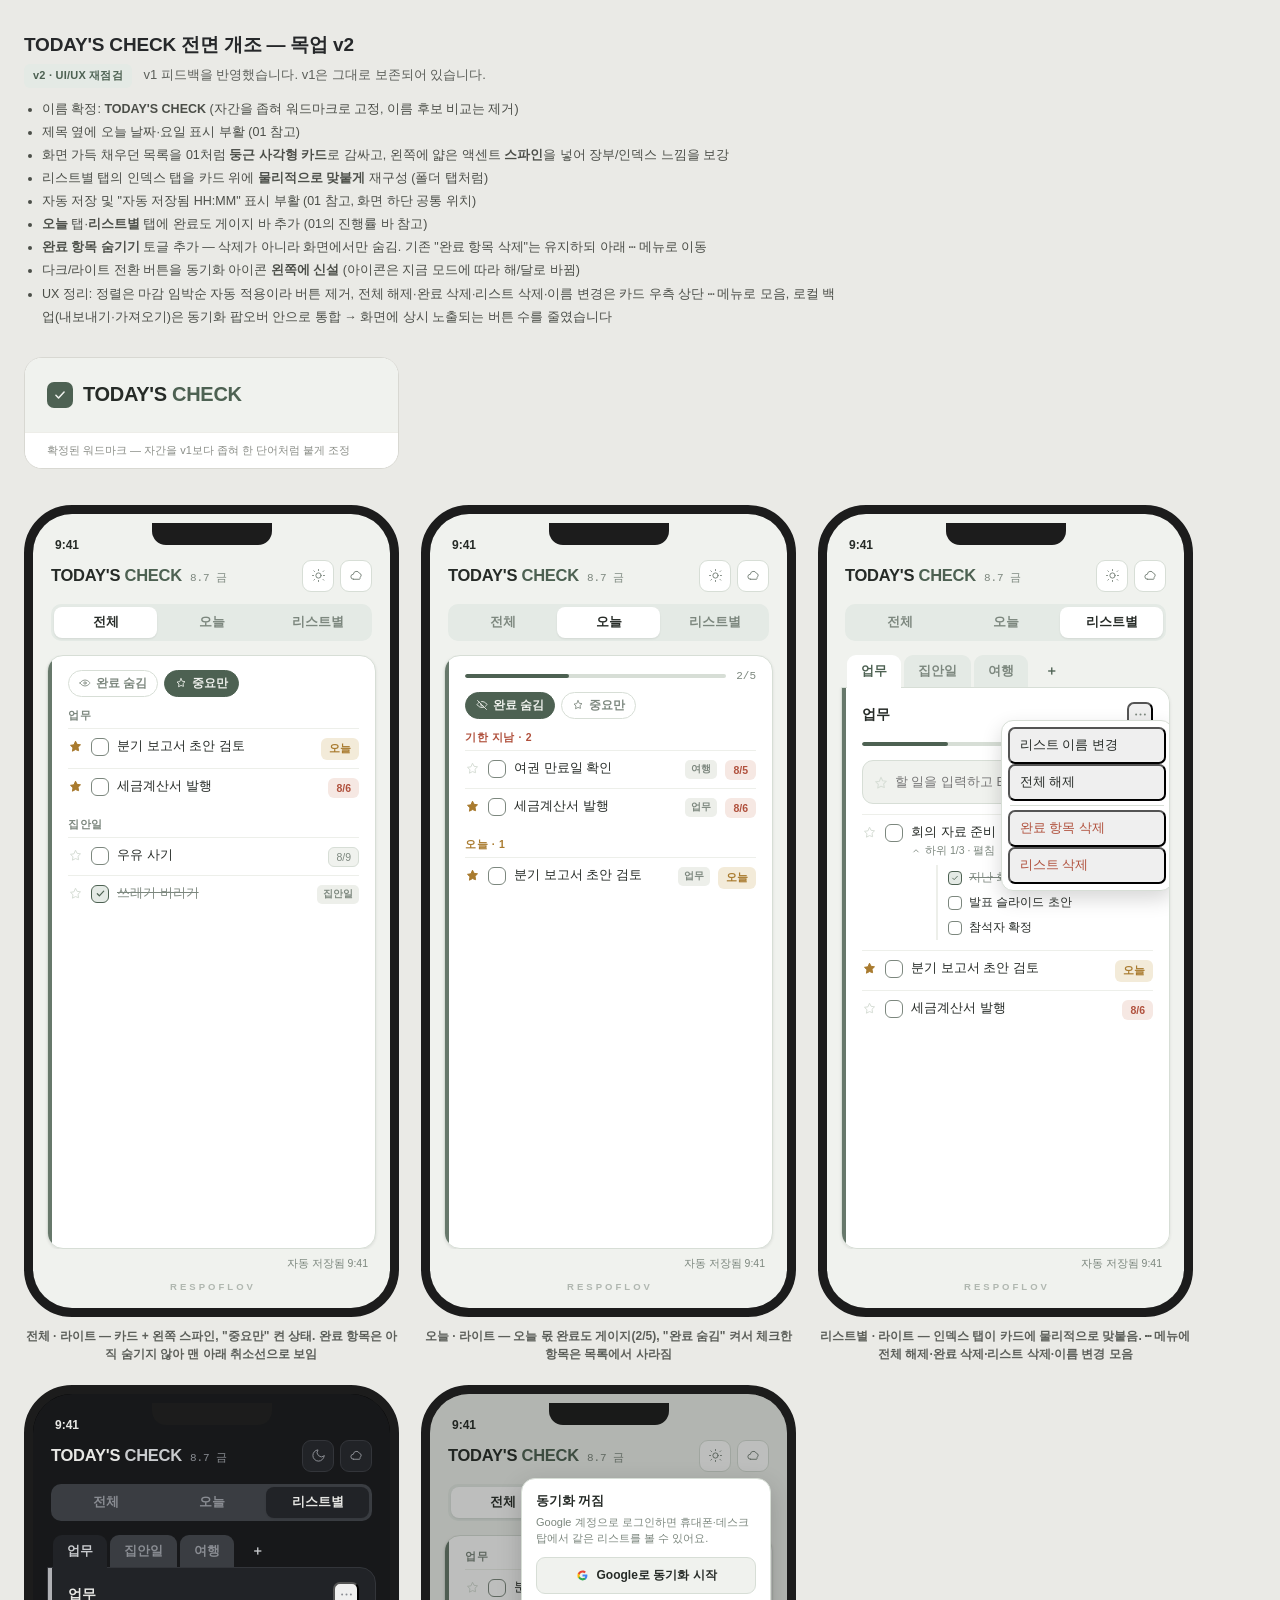
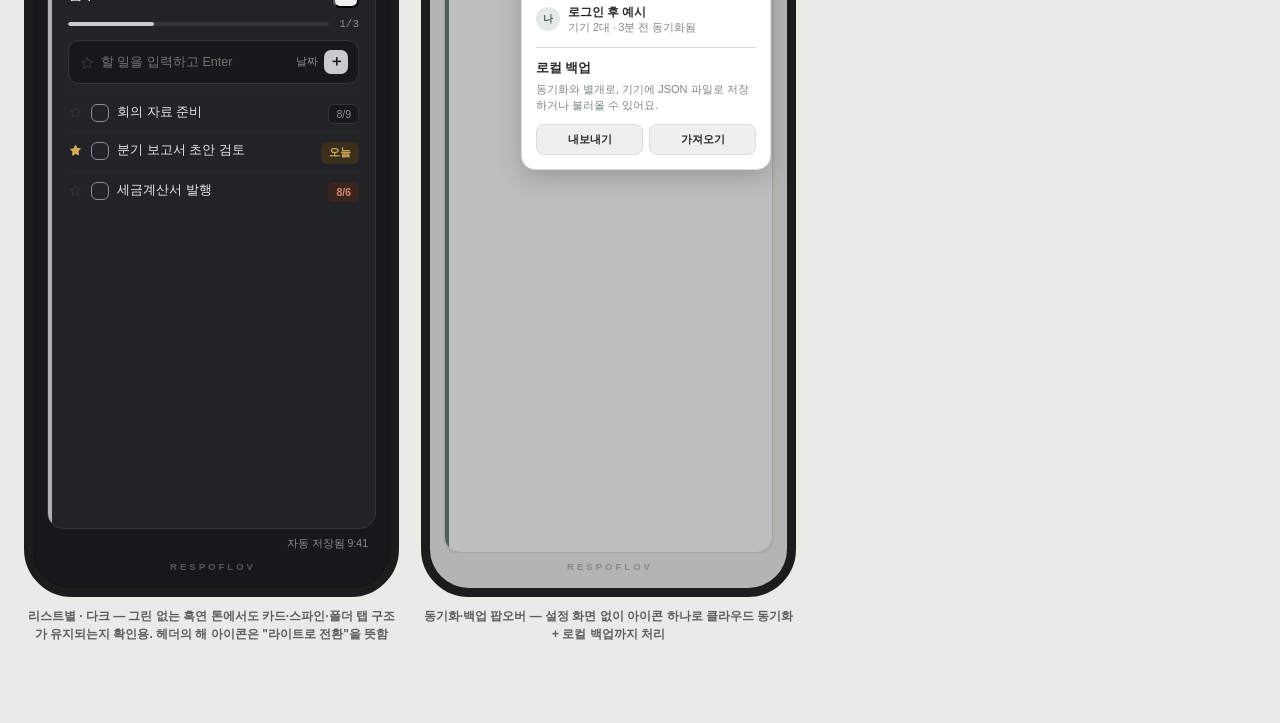
<file: mockup/design-mockup-v2.html>
<!DOCTYPE html>
<html lang="ko">
<head>
<meta charset="UTF-8">
<meta name="viewport" content="width=device-width, initial-scale=1.0">
<title>TODAY'S CHECK 개조안 — 목업 v2</title>
<style>
  *{box-sizing:border-box; margin:0; padding:0;}
  body{
    font-family:-apple-system,"Apple SD Gothic Neo","Pretendard","Malgun Gothic","Noto Sans KR",sans-serif;
    background:#EAEAE6; color:#26282A; padding:32px 24px 80px;
  }
  .page-head{max-width:1500px; margin:0 auto 28px;}
  .page-head h1{font-size:19px; font-weight:800; letter-spacing:-.01em; margin-bottom:6px;}
  .page-head p{font-size:13px; color:#5C5F5A; line-height:1.6; max-width:840px;}
  .page-head ul{font-size:12.5px; color:#4B4E48; line-height:1.85; margin-top:10px; padding-left:18px; max-width:820px;}
  .page-head .tag{display:inline-block; font-size:11px; font-weight:700; color:#4D6152; background:#E4EAE5;
    padding:3px 9px; border-radius:6px; margin-right:8px; letter-spacing:.02em;}

  .name-confirm{max-width:1500px; margin:0 auto 36px;}
  .name-confirm .strip{width:375px; border-radius:18px; overflow:hidden; border:1px solid #D8D8D2; background:#fff;}
  .name-confirm .inner{padding:24px 22px; background:#F0F2EE; display:flex; align-items:center; gap:10px;}
  .name-confirm .mark{width:26px; height:26px; border-radius:7px; background:#4D6152; display:flex; align-items:center; justify-content:center; flex:none;}
  .name-confirm .mark svg{width:14px; height:14px;}
  .name-confirm .mark path{fill:none; stroke:#F0F2EE; stroke-width:2.6; stroke-linecap:round; stroke-linejoin:round;}
  .name-confirm .wm{font-size:20px; font-weight:800; letter-spacing:-.015em; color:#262B27;}
  .name-confirm .wm b{color:#4D6152; font-weight:800;}
  .name-confirm .label{font-size:11px; color:#8B8E88; padding:10px 22px; border-top:1px solid #EDEDE8; background:#fff;}

  .row{max-width:1500px; margin:0 auto; display:flex; gap:22px; flex-wrap:wrap; align-items:flex-start;}
  .unit{display:flex; flex-direction:column; align-items:center; gap:10px;}
  .unit .cap{font-size:12px; color:#5C5F5A; font-weight:600; text-align:center; max-width:375px; line-height:1.5;}
  .frame{width:375px; height:812px; border:9px solid #1C1C1C; border-radius:48px; overflow:hidden; position:relative; background:#000;}
  .notch{position:absolute; top:9px; left:50%; transform:translateX(-50%); width:120px; height:22px; background:#1C1C1C; border-radius:0 0 14px 14px; z-index:5;}
  .screen{width:100%; height:100%; overflow:hidden; display:flex; flex-direction:column; position:relative;
    background:var(--bg); color:var(--ink);}

  .screen{
    --bg:#F0F2EE; --surface:#FFFFFF; --ink:#262B27; --muted:#7C877E; --line:#D7DED6;
    --accent:#4D6152; --accent-soft:#E4EAE5; --danger:#B0503C; --danger-soft:#F6E8E3;
    --today:#A97B2F; --today-soft:#F3EBD9; --pill:#EDEFEA; --card-shadow:0 1px 3px rgba(38,43,39,.10);
  }
  .screen[data-theme="dark"]{
    --bg:#17181A; --surface:#212327; --ink:#E7E7E4; --muted:#8A8D93; --line:#33353A;
    --accent:#C9CBCE; --accent-soft:#3A3D42; --danger:#D98B74; --danger-soft:#3A2420;
    --today:#D6A957; --today-soft:#3A2F1C; --pill:#26282C; --card-shadow:none;
  }

  .status{height:44px; flex:none; display:flex; align-items:flex-end; justify-content:space-between;
    padding:0 22px 6px; font-size:12px; font-weight:600; color:var(--ink);}

  .app-header{flex:none; padding:0 18px;}
  .top-row{display:flex; align-items:center; justify-content:space-between; padding:2px 0 12px;}
  .title-date{display:flex; align-items:baseline; gap:8px; min-width:0;}
  .wordmark-live{font-size:16.5px; font-weight:800; letter-spacing:-.015em; white-space:nowrap;}
  .wordmark-live b{color:var(--accent); font-weight:800;}
  .datetag{font-size:11px; color:var(--muted); font-family:ui-monospace,"SF Mono",Consolas,monospace; white-space:nowrap;}
  .hbtns{display:flex; gap:6px; flex:none;}
  .ibtn{width:32px; height:32px; border-radius:9px; border:1px solid var(--line); background:var(--surface);
    display:flex; align-items:center; justify-content:center; color:var(--muted); flex:none;}
  .ibtn svg{width:15px; height:15px;}
  .ibtn path,.ibtn circle{fill:none; stroke:currentColor; stroke-width:1.6; stroke-linejoin:round; stroke-linecap:round;}

  .seg{display:flex; gap:3px; background:var(--accent-soft); padding:3px; border-radius:10px; margin-bottom:14px;}
  .seg span{flex:1; text-align:center; padding:7px 0; border-radius:8px; font-size:12.5px; color:var(--muted); font-weight:600;}
  .seg span.on{background:var(--surface); color:var(--ink); box-shadow:0 1px 2px rgba(0,0,0,.08);}

  .tabs{display:flex; gap:3px; overflow-x:auto; padding:0 2px;}
  .tabs span{flex:none; padding:8px 14px; font-size:12.5px; color:var(--muted); font-weight:600;
    border-radius:9px 9px 0 0; white-space:nowrap; background:var(--accent-soft);}
  .tabs span.on{background:var(--surface); color:var(--accent); position:relative; z-index:2;}
  .tabs span.add{color:var(--accent); font-weight:800; background:transparent;}

  /* ---------- 카드(장부처럼 감싸는 느낌) ---------- */
  .cardwrap{flex:1; overflow:hidden; padding:0 14px 0; display:flex; flex-direction:column; min-height:0;}
  .cardwrap.attached{margin-top:-1px;}
  .card{flex:1; overflow-y:auto; background:var(--surface); border:1px solid var(--line); border-radius:16px;
    box-shadow:var(--card-shadow); padding:14px 16px 12px 20px; position:relative;}
  .cardwrap.attached .card{border-radius:0 16px 16px 16px;}
  .card::before{content:""; position:absolute; left:0; top:0; bottom:0; width:4px; background:var(--accent);
    border-radius:16px 0 0 16px; opacity:.85;}
  .cardwrap.attached .card::before{border-radius:0 0 0 16px;}

  .cardhead{display:flex; align-items:center; justify-content:space-between; margin-bottom:10px; gap:8px;}
  .cardtitle{font-size:14px; font-weight:700;}
  .morebtn{width:26px; height:26px; border-radius:7px; display:flex; align-items:center; justify-content:center;
    color:var(--muted); flex:none;}
  .morebtn svg{width:15px; height:15px;}
  .morebtn circle{fill:currentColor; stroke:none;}

  .gauge-row{display:flex; align-items:center; gap:10px; margin-bottom:10px;}
  .gauge{flex:1; height:4px; background:var(--line); border-radius:3px; overflow:hidden;}
  .gauge > div{height:100%; background:var(--accent); border-radius:3px;}
  .gauge-num{font-size:11px; color:var(--muted); font-family:ui-monospace,"SF Mono",Consolas,monospace; flex:none;}

  .ctrl-row{display:flex; gap:6px; margin-bottom:10px; flex-wrap:wrap;}
  .tglchip{display:flex; align-items:center; gap:5px; font-size:11.5px; padding:5px 10px; border-radius:20px;
    border:1px solid var(--line); color:var(--muted); font-weight:600;}
  .tglchip svg{width:12px; height:12px;}
  .tglchip path,.tglchip circle{fill:none; stroke:currentColor; stroke-width:1.7; stroke-linecap:round; stroke-linejoin:round;}
  .tglchip.on{background:var(--accent); border-color:var(--accent); color:var(--bg);}
  .tglchip.on path{stroke:var(--bg);}

  .addrow{display:flex; align-items:center; gap:6px; background:var(--bg); border:1px solid var(--line);
    border-radius:11px; padding:9px 10px; margin-bottom:10px;}
  .addrow .star{width:16px; height:16px;}
  .addrow input{flex:1; border:none; background:transparent; font-size:12.5px; color:var(--ink); min-width:0;}
  .addrow .datepill{font-size:11px; color:var(--muted); flex:none;}
  .addrow .addbtn{flex:none; width:24px; height:24px; border-radius:7px; background:var(--accent); color:var(--bg);
    display:flex; align-items:center; justify-content:center; font-size:15px; font-weight:700;}

  .grouplabel{font-size:10.5px; font-weight:700; color:var(--muted); letter-spacing:.06em; margin:12px 0 5px; text-transform:uppercase;}
  .grouplabel:first-child{margin-top:0;}
  .grouplabel.warn{color:var(--danger);}
  .grouplabel.now{color:var(--today);}

  .item{display:flex; align-items:flex-start; gap:8px; padding:8px 0; border-top:1px solid var(--pill);}
  .item:first-child{border-top:none;}
  .star{width:15px; height:15px; flex:none; margin-top:2px; color:var(--line);}
  .star.on{color:var(--today);}
  .star svg{width:100%; height:100%;}
  .star path{fill:none; stroke:currentColor; stroke-width:1.6; stroke-linejoin:round;}
  .star.on path{fill:currentColor;}
  .chk{width:18px; height:18px; border-radius:6px; border:1.5px solid var(--muted); flex:none; margin-top:1px;
    display:flex; align-items:center; justify-content:center;}
  .chk.on{border-color:var(--accent); background:var(--accent-soft);}
  .chk svg{width:11px; height:11px;}
  .chk path{fill:none; stroke:var(--accent); stroke-width:2.6; stroke-linecap:round; stroke-linejoin:round;}
  .txtwrap{flex:1; min-width:0;}
  .txt{font-size:13px; line-height:1.4;}
  .item.done .txt{color:var(--muted); text-decoration:line-through;}
  .memo{font-size:11px; color:var(--muted); margin-top:2px;}
  .subrow{font-size:10.5px; color:var(--muted); margin-top:3px; display:flex; align-items:center; gap:4px;}
  .subrow svg{width:10px; height:10px;}
  .subrow path{fill:none; stroke:currentColor; stroke-width:2;}
  .due{flex:none; font-size:10.5px; padding:3px 7px; border-radius:6px; background:var(--bg); color:var(--muted);
    border:1px solid var(--line); margin-top:1px; white-space:nowrap;}
  .due.today{background:var(--today-soft); color:var(--today); border-color:transparent; font-weight:700;}
  .due.overdue{background:var(--danger-soft); color:var(--danger); border-color:transparent; font-weight:700;}
  .listpill{flex:none; font-size:9.5px; padding:3px 6px; border-radius:5px; background:var(--pill); color:var(--muted); margin-top:1px; font-weight:600;}

  .sub-list{margin:7px 0 2px 25px; border-left:2px solid var(--pill); padding-left:10px;}
  .sub-item{display:flex; align-items:center; gap:7px; padding:4px 0; font-size:12px;}
  .sub-item .chk{width:14px; height:14px; border-radius:4px;}
  .sub-item .chk svg{width:8px; height:8px;}
  .sub-item.done{color:var(--muted); text-decoration:line-through;}

  .savebar{flex:none; display:flex; align-items:center; justify-content:flex-end; padding:8px 22px 2px;
    font-size:10.5px; color:var(--muted);}
  .footer{flex:none; text-align:center; font-size:9.5px; font-weight:600; letter-spacing:.32em; text-indent:.32em;
    color:var(--muted); opacity:.55; padding:8px 0 max(16px, 12px);}

  /* 오버플로 메뉴 — .card가 기준(position:relative)이라 "⋯" 버튼 바로 아래에 뜸 */
  .menu{position:absolute; top:32px; right:-4px; width:172px; background:var(--surface); border:1px solid var(--line);
    border-radius:12px; box-shadow:0 8px 20px rgba(0,0,0,.16); padding:6px; z-index:21;}
  .menu button{display:block; width:100%; text-align:left; font-size:12.5px; padding:8px 10px; border-radius:7px; color:var(--ink);}
  .menu button.danger{color:var(--danger);}
  .menu hr{border:none; border-top:1px solid var(--line); margin:4px 2px;}

  /* 동기화/백업 팝오버 */
  .popover-layer{position:absolute; inset:0; background:rgba(20,22,20,.28); z-index:20;}
  .popover{position:absolute; top:84px; right:16px; width:250px; background:var(--surface); border:1px solid var(--line);
    border-radius:14px; box-shadow:0 8px 24px rgba(0,0,0,.18); padding:14px; z-index:21;}
  .popover h4{font-size:12.5px; font-weight:700; margin-bottom:4px;}
  .popover p{font-size:11px; color:var(--muted); line-height:1.5; margin-bottom:10px;}
  .gbtn{display:flex; align-items:center; justify-content:center; gap:8px; width:100%; padding:9px 0;
    border-radius:9px; border:1px solid var(--line); background:var(--bg); font-size:12px; font-weight:600; color:var(--ink);}
  .gbtn svg{width:13px; height:13px;}
  .popover hr{border:none; border-top:1px solid var(--line); margin:12px 0;}
  .backup-row{display:flex; gap:6px;}
  .backup-row button{flex:1; font-size:11px; padding:7px 0; border-radius:8px; border:1px solid var(--line); color:var(--ink); font-weight:600;}
  .synced{display:flex; align-items:center; gap:8px; margin-top:10px;}
  .avatar{width:24px; height:24px; border-radius:50%; background:var(--accent-soft); color:var(--accent); font-size:10px;
    font-weight:700; display:flex; align-items:center; justify-content:center; flex:none;}
  .synced .meta{font-size:10.5px; color:var(--muted); line-height:1.4;}
  .synced .meta b{color:var(--ink); font-weight:600; display:block; font-size:11.5px;}

  @media (max-width:820px){ .row{justify-content:center;} }
</style>
</head>
<body>

<div class="page-head">
  <h1>TODAY'S CHECK 전면 개조 — 목업 v2</h1>
  <p><span class="tag">v2 · UI/UX 재점검</span> v1 피드백을 반영했습니다. v1은 그대로 보존되어 있습니다.</p>
  <ul>
    <li>이름 확정: <b>TODAY'S CHECK</b> (자간을 좁혀 워드마크로 고정, 이름 후보 비교는 제거)</li>
    <li>제목 옆에 오늘 날짜·요일 표시 부활 (01 참고)</li>
    <li>화면 가득 채우던 목록을 01처럼 <b>둥근 사각형 카드</b>로 감싸고, 왼쪽에 얇은 액센트 <b>스파인</b>을 넣어 장부/인덱스 느낌을 보강</li>
    <li>리스트별 탭의 인덱스 탭을 카드 위에 <b>물리적으로 맞붙게</b> 재구성 (폴더 탭처럼)</li>
    <li>자동 저장 및 "자동 저장됨 HH:MM" 표시 부활 (01 참고, 화면 하단 공통 위치)</li>
    <li><b>오늘</b> 탭·<b>리스트별</b> 탭에 완료도 게이지 바 추가 (01의 진행률 바 참고)</li>
    <li><b>완료 항목 숨기기</b> 토글 추가 — 삭제가 아니라 화면에서만 숨김. 기존 "완료 항목 삭제"는 유지하되 아래 ⋯ 메뉴로 이동</li>
    <li>다크/라이트 전환 버튼을 동기화 아이콘 <b>왼쪽에 신설</b> (아이콘은 지금 모드에 따라 해/달로 바뀜)</li>
    <li>UX 정리: 정렬은 마감 임박순 자동 적용이라 버튼 제거, 전체 해제·완료 삭제·리스트 삭제·이름 변경은 카드 우측 상단 ⋯ 메뉴로 모음, 로컬 백업(내보내기·가져오기)은 동기화 팝오버 안으로 통합 → 화면에 상시 노출되는 버튼 수를 줄였습니다</li>
  </ul>
</div>

<div class="name-confirm">
  <div class="strip">
    <div class="inner">
      <span class="mark"><svg viewBox="0 0 24 24"><path d="M5 12.5l4.5 4.5L19 7"/></svg></span>
      <span class="wm">TODAY'S <b>CHECK</b></span>
    </div>
    <div class="label">확정된 워드마크 — 자간을 v1보다 좁혀 한 단어처럼 붙게 조정</div>
  </div>
</div>

<div class="row">

  <!-- 1. 전체 · 라이트 (완료 숨김 꺼짐) -->
  <div class="unit">
    <div class="frame"><div class="notch"></div>
      <div class="screen" data-theme="light">
        <div class="status"><span>9:41</span></div>
        <div class="app-header">
          <div class="top-row">
            <div class="title-date">
              <span class="wordmark-live">TODAY'S <b>CHECK</b></span>
              <span class="datetag">8.7 금</span>
            </div>
            <div class="hbtns">
              <button class="ibtn"><svg viewBox="0 0 24 24"><path d="M12 4V2.5M12 21.5V20M4 12H2.5M21.5 12H20M5.6 5.6l-1-1M19.4 5.6l1-1M5.6 18.4l-1 1M19.4 18.4l1 1"/><circle cx="12" cy="12" r="4.2"/></svg></button>
              <button class="ibtn"><svg viewBox="0 0 24 24"><path d="M7 18a4 4 0 010-8 5 5 0 019.6-1.6A3.5 3.5 0 0117.5 15v.2A3 3 0 0117 18H7z"/></svg></button>
            </div>
          </div>
          <div class="seg"><span class="on">전체</span><span>오늘</span><span>리스트별</span></div>
        </div>
        <div class="cardwrap">
          <div class="card">
            <div class="ctrl-row">
              <span class="tglchip"><svg viewBox="0 0 24 24"><path d="M2 12s3.5-6 10-6 10 6 10 6-3.5 6-10 6-10-6-10-6z"/><circle cx="12" cy="12" r="2.4"/></svg>완료 숨김</span>
              <span class="tglchip on"><svg viewBox="0 0 24 24"><path d="M12 3.5l2.47 5.01 5.53.8-4 3.9.94 5.5L12 16.9l-4.94 2.6.94-5.5-4-3.9 5.53-.8L12 3.5z"/></svg>중요만</span>
            </div>

            <div class="grouplabel">업무</div>
            <div class="item">
              <span class="star on"><svg viewBox="0 0 24 24"><path d="M12 3.5l2.47 5.01 5.53.8-4 3.9.94 5.5L12 16.9l-4.94 2.6.94-5.5-4-3.9 5.53-.8L12 3.5z"/></svg></span>
              <span class="chk"></span>
              <div class="txtwrap"><div class="txt">분기 보고서 초안 검토</div></div>
              <span class="due today">오늘</span>
            </div>
            <div class="item">
              <span class="star on"><svg viewBox="0 0 24 24"><path d="M12 3.5l2.47 5.01 5.53.8-4 3.9.94 5.5L12 16.9l-4.94 2.6.94-5.5-4-3.9 5.53-.8L12 3.5z"/></svg></span>
              <span class="chk"></span>
              <div class="txtwrap">
                <div class="txt">세금계산서 발행</div>
              </div>
              <span class="due overdue">8/6</span>
            </div>

            <div class="grouplabel">집안일</div>
            <div class="item">
              <span class="star"><svg viewBox="0 0 24 24"><path d="M12 3.5l2.47 5.01 5.53.8-4 3.9.94 5.5L12 16.9l-4.94 2.6.94-5.5-4-3.9 5.53-.8L12 3.5z"/></svg></span>
              <span class="chk"></span>
              <div class="txtwrap"><div class="txt">우유 사기</div></div>
              <span class="due">8/9</span>
            </div>
            <div class="item done">
              <span class="star"><svg viewBox="0 0 24 24"><path d="M12 3.5l2.47 5.01 5.53.8-4 3.9.94 5.5L12 16.9l-4.94 2.6.94-5.5-4-3.9 5.53-.8L12 3.5z"/></svg></span>
              <span class="chk on"><svg viewBox="0 0 24 24"><path d="M5 12.5l4.5 4.5L19 7"/></svg></span>
              <div class="txtwrap"><div class="txt">쓰레기 버리기</div></div>
              <span class="listpill">집안일</span>
            </div>
          </div>
        </div>
        <div class="savebar">자동 저장됨 9:41</div>
        <div class="footer">RESPOFLOV</div>
      </div>
    </div>
    <div class="cap">전체 · 라이트 — 카드 + 왼쪽 스파인, "중요만" 켠 상태. 완료 항목은 아직 숨기지 않아 맨 아래 취소선으로 보임</div>
  </div>

  <!-- 2. 오늘 · 라이트 (게이지 + 완료 숨김 켜짐) -->
  <div class="unit">
    <div class="frame"><div class="notch"></div>
      <div class="screen" data-theme="light">
        <div class="status"><span>9:41</span></div>
        <div class="app-header">
          <div class="top-row">
            <div class="title-date">
              <span class="wordmark-live">TODAY'S <b>CHECK</b></span>
              <span class="datetag">8.7 금</span>
            </div>
            <div class="hbtns">
              <button class="ibtn"><svg viewBox="0 0 24 24"><path d="M12 4V2.5M12 21.5V20M4 12H2.5M21.5 12H20M5.6 5.6l-1-1M19.4 5.6l1-1M5.6 18.4l-1 1M19.4 18.4l1 1"/><circle cx="12" cy="12" r="4.2"/></svg></button>
              <button class="ibtn"><svg viewBox="0 0 24 24"><path d="M7 18a4 4 0 010-8 5 5 0 019.6-1.6A3.5 3.5 0 0117.5 15v.2A3 3 0 0117 18H7z"/></svg></button>
            </div>
          </div>
          <div class="seg"><span>전체</span><span class="on">오늘</span><span>리스트별</span></div>
        </div>
        <div class="cardwrap">
          <div class="card">
            <div class="gauge-row"><div class="gauge"><div style="width:40%"></div></div><span class="gauge-num">2/5</span></div>
            <div class="ctrl-row">
              <span class="tglchip on"><svg viewBox="0 0 24 24"><path d="M3 3l18 18M10.6 5.2A10.8 10.8 0 0112 5c6.5 0 10 6 10 6a13.8 13.8 0 01-3 3.6M6.5 6.6C3.9 8.3 2 11 2 11s3.5 6 10 6c1.2 0 2.4-.2 3.4-.6M9.5 9.7a3 3 0 004.2 4"/></svg>완료 숨김</span>
              <span class="tglchip"><svg viewBox="0 0 24 24"><path d="M12 3.5l2.47 5.01 5.53.8-4 3.9.94 5.5L12 16.9l-4.94 2.6.94-5.5-4-3.9 5.53-.8L12 3.5z"/></svg>중요만</span>
            </div>

            <div class="grouplabel warn">기한 지남 · 2</div>
            <div class="item">
              <span class="star"><svg viewBox="0 0 24 24"><path d="M12 3.5l2.47 5.01 5.53.8-4 3.9.94 5.5L12 16.9l-4.94 2.6.94-5.5-4-3.9 5.53-.8L12 3.5z"/></svg></span>
              <span class="chk"></span>
              <div class="txtwrap"><div class="txt">여권 만료일 확인</div></div>
              <span class="listpill">여행</span>
              <span class="due overdue">8/5</span>
            </div>
            <div class="item">
              <span class="star on"><svg viewBox="0 0 24 24"><path d="M12 3.5l2.47 5.01 5.53.8-4 3.9.94 5.5L12 16.9l-4.94 2.6.94-5.5-4-3.9 5.53-.8L12 3.5z"/></svg></span>
              <span class="chk"></span>
              <div class="txtwrap"><div class="txt">세금계산서 발행</div></div>
              <span class="listpill">업무</span>
              <span class="due overdue">8/6</span>
            </div>

            <div class="grouplabel now">오늘 · 1</div>
            <div class="item">
              <span class="star on"><svg viewBox="0 0 24 24"><path d="M12 3.5l2.47 5.01 5.53.8-4 3.9.94 5.5L12 16.9l-4.94 2.6.94-5.5-4-3.9 5.53-.8L12 3.5z"/></svg></span>
              <span class="chk"></span>
              <div class="txtwrap"><div class="txt">분기 보고서 초안 검토</div></div>
              <span class="listpill">업무</span>
              <span class="due today">오늘</span>
            </div>
          </div>
        </div>
        <div class="savebar">자동 저장됨 9:41</div>
        <div class="footer">RESPOFLOV</div>
      </div>
    </div>
    <div class="cap">오늘 · 라이트 — 오늘 몫 완료도 게이지(2/5), "완료 숨김" 켜서 체크한 항목은 목록에서 사라짐</div>
  </div>

  <!-- 3. 리스트별 · 라이트 (⋯ 메뉴 오픈) -->
  <div class="unit">
    <div class="frame"><div class="notch"></div>
      <div class="screen" data-theme="light">
        <div class="status"><span>9:41</span></div>
        <div class="app-header">
          <div class="top-row">
            <div class="title-date">
              <span class="wordmark-live">TODAY'S <b>CHECK</b></span>
              <span class="datetag">8.7 금</span>
            </div>
            <div class="hbtns">
              <button class="ibtn"><svg viewBox="0 0 24 24"><path d="M12 4V2.5M12 21.5V20M4 12H2.5M21.5 12H20M5.6 5.6l-1-1M19.4 5.6l1-1M5.6 18.4l-1 1M19.4 18.4l1 1"/><circle cx="12" cy="12" r="4.2"/></svg></button>
              <button class="ibtn"><svg viewBox="0 0 24 24"><path d="M7 18a4 4 0 010-8 5 5 0 019.6-1.6A3.5 3.5 0 0117.5 15v.2A3 3 0 0117 18H7z"/></svg></button>
            </div>
          </div>
          <div class="seg"><span>전체</span><span>오늘</span><span class="on">리스트별</span></div>
          <div class="tabs">
            <span class="on">업무</span><span>집안일</span><span>여행</span><span class="add">＋</span>
          </div>
        </div>
        <div class="cardwrap attached">
          <div class="card">
            <div class="cardhead">
              <span class="cardtitle">업무</span>
              <button class="morebtn"><svg viewBox="0 0 24 24"><circle cx="5" cy="12" r="1.6"/><circle cx="12" cy="12" r="1.6"/><circle cx="19" cy="12" r="1.6"/></svg></button>
            </div>
            <div class="gauge-row"><div class="gauge"><div style="width:33%"></div></div><span class="gauge-num">1/3</span></div>

            <div class="addrow">
              <span class="star"><svg viewBox="0 0 24 24"><path d="M12 3.5l2.47 5.01 5.53.8-4 3.9.94 5.5L12 16.9l-4.94 2.6.94-5.5-4-3.9 5.53-.8L12 3.5z"/></svg></span>
              <input placeholder="할 일을 입력하고 Enter" readonly>
              <span class="datepill">날짜</span>
              <span class="addbtn">＋</span>
            </div>

            <div class="item">
              <span class="star"><svg viewBox="0 0 24 24"><path d="M12 3.5l2.47 5.01 5.53.8-4 3.9.94 5.5L12 16.9l-4.94 2.6.94-5.5-4-3.9 5.53-.8L12 3.5z"/></svg></span>
              <span class="chk"></span>
              <div class="txtwrap">
                <div class="txt">회의 자료 준비</div>
                <div class="subrow"><svg viewBox="0 0 24 24"><path d="M18 15l-6-6-6 6"/></svg>하위 1/3 · 펼침</div>
                <div class="sub-list">
                  <div class="sub-item done"><span class="chk on"><svg viewBox="0 0 24 24"><path d="M5 12.5l4.5 4.5L19 7"/></svg></span>지난 회의록 정리</div>
                  <div class="sub-item"><span class="chk"></span>발표 슬라이드 초안</div>
                  <div class="sub-item"><span class="chk"></span>참석자 확정</div>
                </div>
              </div>
              <span class="due">8/9</span>
            </div>
            <div class="item">
              <span class="star on"><svg viewBox="0 0 24 24"><path d="M12 3.5l2.47 5.01 5.53.8-4 3.9.94 5.5L12 16.9l-4.94 2.6.94-5.5-4-3.9 5.53-.8L12 3.5z"/></svg></span>
              <span class="chk"></span>
              <div class="txtwrap"><div class="txt">분기 보고서 초안 검토</div></div>
              <span class="due today">오늘</span>
            </div>
            <div class="item">
              <span class="star"><svg viewBox="0 0 24 24"><path d="M12 3.5l2.47 5.01 5.53.8-4 3.9.94 5.5L12 16.9l-4.94 2.6.94-5.5-4-3.9 5.53-.8L12 3.5z"/></svg></span>
              <span class="chk"></span>
              <div class="txtwrap"><div class="txt">세금계산서 발행</div></div>
              <span class="due overdue">8/6</span>
            </div>

            <div class="menu">
              <button>리스트 이름 변경</button>
              <button>전체 해제</button>
              <hr>
              <button class="danger">완료 항목 삭제</button>
              <button class="danger">리스트 삭제</button>
            </div>
          </div>
        </div>
        <div class="savebar">자동 저장됨 9:41</div>
        <div class="footer">RESPOFLOV</div>
      </div>
    </div>
    <div class="cap">리스트별 · 라이트 — 인덱스 탭이 카드에 물리적으로 맞붙음. ⋯ 메뉴에 전체 해제·완료 삭제·리스트 삭제·이름 변경 모음</div>
  </div>

  <!-- 4. 리스트별 · 다크 -->
  <div class="unit">
    <div class="frame"><div class="notch"></div>
      <div class="screen" data-theme="dark">
        <div class="status"><span>9:41</span></div>
        <div class="app-header">
          <div class="top-row">
            <div class="title-date">
              <span class="wordmark-live">TODAY'S <b>CHECK</b></span>
              <span class="datetag">8.7 금</span>
            </div>
            <div class="hbtns">
              <button class="ibtn"><svg viewBox="0 0 24 24"><path d="M3 3l18 18M10.6 5.2A10.8 10.8 0 0112 5c6.5 0 10 6 10 6a13.8 13.8 0 01-3 3.6M6.5 6.6C3.9 8.3 2 11 2 11s3.5 6 10 6c1.2 0 2.4-.2 3.4-.6M9.5 9.7a3 3 0 004.2 4" style="display:none"/><path d="M21 12.8A9 9 0 1111.2 3a7 7 0 009.8 9.8z"/></svg></button>
              <button class="ibtn"><svg viewBox="0 0 24 24"><path d="M7 18a4 4 0 010-8 5 5 0 019.6-1.6A3.5 3.5 0 0117.5 15v.2A3 3 0 0117 18H7z"/></svg></button>
            </div>
          </div>
          <div class="seg"><span>전체</span><span>오늘</span><span class="on">리스트별</span></div>
          <div class="tabs">
            <span class="on">업무</span><span>집안일</span><span>여행</span><span class="add">＋</span>
          </div>
        </div>
        <div class="cardwrap attached">
          <div class="card">
            <div class="cardhead">
              <span class="cardtitle">업무</span>
              <button class="morebtn"><svg viewBox="0 0 24 24"><circle cx="5" cy="12" r="1.6"/><circle cx="12" cy="12" r="1.6"/><circle cx="19" cy="12" r="1.6"/></svg></button>
            </div>
            <div class="gauge-row"><div class="gauge"><div style="width:33%"></div></div><span class="gauge-num">1/3</span></div>
            <div class="addrow">
              <span class="star"><svg viewBox="0 0 24 24"><path d="M12 3.5l2.47 5.01 5.53.8-4 3.9.94 5.5L12 16.9l-4.94 2.6.94-5.5-4-3.9 5.53-.8L12 3.5z"/></svg></span>
              <input placeholder="할 일을 입력하고 Enter" readonly>
              <span class="datepill">날짜</span>
              <span class="addbtn">＋</span>
            </div>
            <div class="item">
              <span class="star"><svg viewBox="0 0 24 24"><path d="M12 3.5l2.47 5.01 5.53.8-4 3.9.94 5.5L12 16.9l-4.94 2.6.94-5.5-4-3.9 5.53-.8L12 3.5z"/></svg></span>
              <span class="chk"></span>
              <div class="txtwrap"><div class="txt">회의 자료 준비</div></div>
              <span class="due">8/9</span>
            </div>
            <div class="item">
              <span class="star on"><svg viewBox="0 0 24 24"><path d="M12 3.5l2.47 5.01 5.53.8-4 3.9.94 5.5L12 16.9l-4.94 2.6.94-5.5-4-3.9 5.53-.8L12 3.5z"/></svg></span>
              <span class="chk"></span>
              <div class="txtwrap"><div class="txt">분기 보고서 초안 검토</div></div>
              <span class="due today">오늘</span>
            </div>
            <div class="item">
              <span class="star"><svg viewBox="0 0 24 24"><path d="M12 3.5l2.47 5.01 5.53.8-4 3.9.94 5.5L12 16.9l-4.94 2.6.94-5.5-4-3.9 5.53-.8L12 3.5z"/></svg></span>
              <span class="chk"></span>
              <div class="txtwrap"><div class="txt">세금계산서 발행</div></div>
              <span class="due overdue">8/6</span>
            </div>
          </div>
        </div>
        <div class="savebar">자동 저장됨 9:41</div>
        <div class="footer">RESPOFLOV</div>
      </div>
    </div>
    <div class="cap">리스트별 · 다크 — 그린 없는 흑연 톤에서도 카드·스파인·폴더 탭 구조가 유지되는지 확인용. 헤더의 해 아이콘은 "라이트로 전환"을 뜻함</div>
  </div>

  <!-- 5. 동기화·백업 팝오버 -->
  <div class="unit">
    <div class="frame"><div class="notch"></div>
      <div class="screen" data-theme="light">
        <div class="status"><span>9:41</span></div>
        <div class="app-header">
          <div class="top-row">
            <div class="title-date">
              <span class="wordmark-live">TODAY'S <b>CHECK</b></span>
              <span class="datetag">8.7 금</span>
            </div>
            <div class="hbtns">
              <button class="ibtn"><svg viewBox="0 0 24 24"><path d="M12 4V2.5M12 21.5V20M4 12H2.5M21.5 12H20M5.6 5.6l-1-1M19.4 5.6l1-1M5.6 18.4l-1 1M19.4 18.4l1 1"/><circle cx="12" cy="12" r="4.2"/></svg></button>
              <button class="ibtn"><svg viewBox="0 0 24 24"><path d="M7 18a4 4 0 010-8 5 5 0 019.6-1.6A3.5 3.5 0 0117.5 15v.2A3 3 0 0117 18H7z"/></svg></button>
            </div>
          </div>
          <div class="seg"><span class="on">전체</span><span>오늘</span><span>리스트별</span></div>
        </div>
        <div class="cardwrap">
          <div class="card">
            <div class="grouplabel">업무</div>
            <div class="item"><span class="star"><svg viewBox="0 0 24 24"><path d="M12 3.5l2.47 5.01 5.53.8-4 3.9.94 5.5L12 16.9l-4.94 2.6.94-5.5-4-3.9 5.53-.8L12 3.5z"/></svg></span><span class="chk"></span><div class="txtwrap"><div class="txt">분기 보고서 초안 검토</div></div><span class="due today">오늘</span></div>
          </div>
        </div>
        <div class="popover-layer"></div>
        <div class="popover">
          <h4>동기화 꺼짐</h4>
          <p>Google 계정으로 로그인하면 휴대폰·데스크탑에서 같은 리스트를 볼 수 있어요.</p>
          <button class="gbtn"><svg viewBox="0 0 24 24"><path d="M21 12.2c0-.7-.06-1.4-.18-2H12v3.8h5c-.2 1.2-.9 2.2-1.9 2.9v2.4h3.1c1.8-1.7 2.8-4.1 2.8-7.1z" fill="#4285F4"/><path d="M12 21c2.6 0 4.7-.9 6.2-2.4l-3.1-2.4c-.9.6-2 .9-3.1.9-2.4 0-4.4-1.6-5.1-3.7H3.7v2.5C5.2 18.9 8.3 21 12 21z" fill="#34A853"/><path d="M6.9 13.4c-.2-.6-.3-1.2-.3-1.9s.1-1.3.3-1.9V7.1H3.7C3 8.5 2.7 10.2 2.7 12s.3 3.5 1 4.9l3.2-2.5z" fill="#FBBC05"/><path d="M12 6.6c1.4 0 2.6.5 3.6 1.4l2.7-2.7C16.7 3.6 14.6 2.8 12 2.8 8.3 2.8 5.2 4.9 3.7 8.1l3.2 2.5c.7-2.1 2.7-3.7 5.1-4z" fill="#EA4335"/></svg>Google로 동기화 시작</button>
          <div class="synced">
            <span class="avatar">나</span>
            <span class="meta"><b>로그인 후 예시</b>기기 2대 · 3분 전 동기화됨</span>
          </div>
          <hr>
          <h4>로컬 백업</h4>
          <p>동기화와 별개로, 기기에 JSON 파일로 저장하거나 불러올 수 있어요.</p>
          <div class="backup-row">
            <button>내보내기</button>
            <button>가져오기</button>
          </div>
        </div>
        <div class="footer">RESPOFLOV</div>
      </div>
    </div>
    <div class="cap">동기화·백업 팝오버 — 설정 화면 없이 아이콘 하나로 클라우드 동기화 + 로컬 백업까지 처리</div>
  </div>

</div>

</body>
</html>
</file>
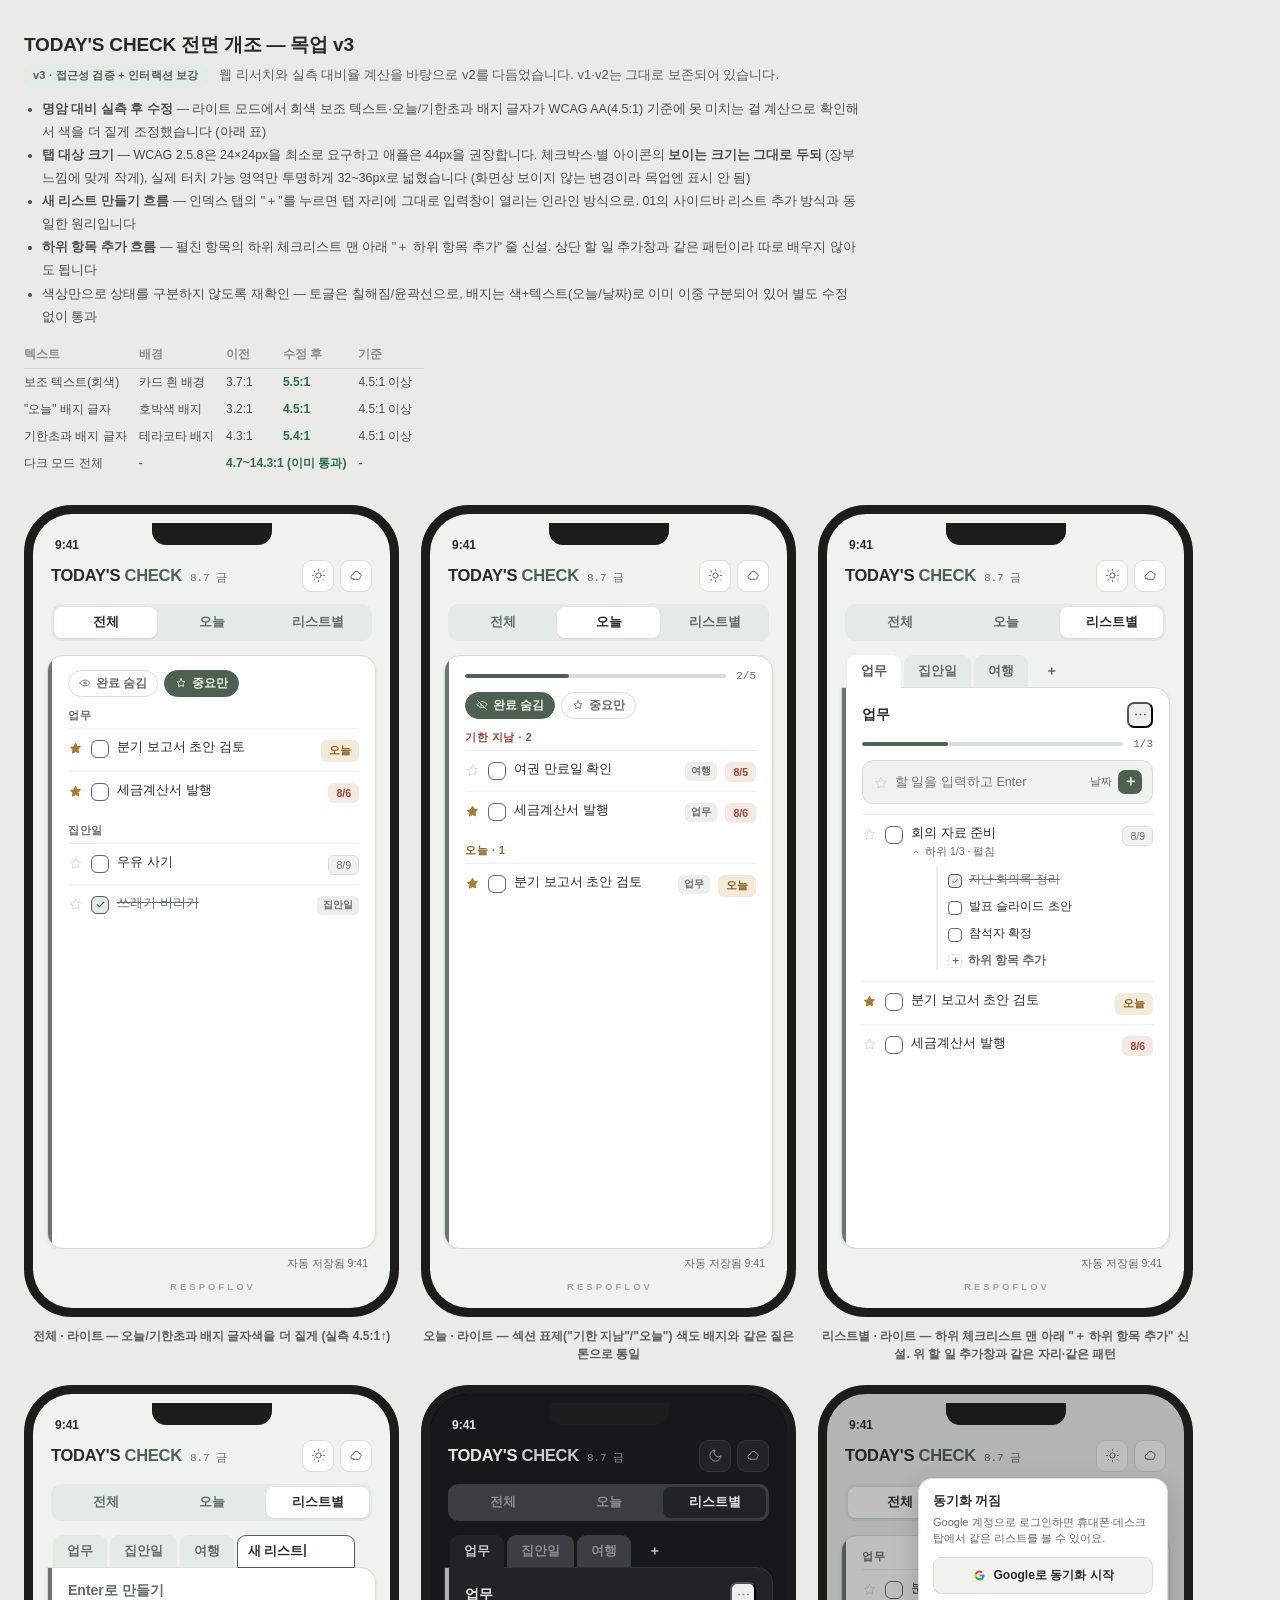
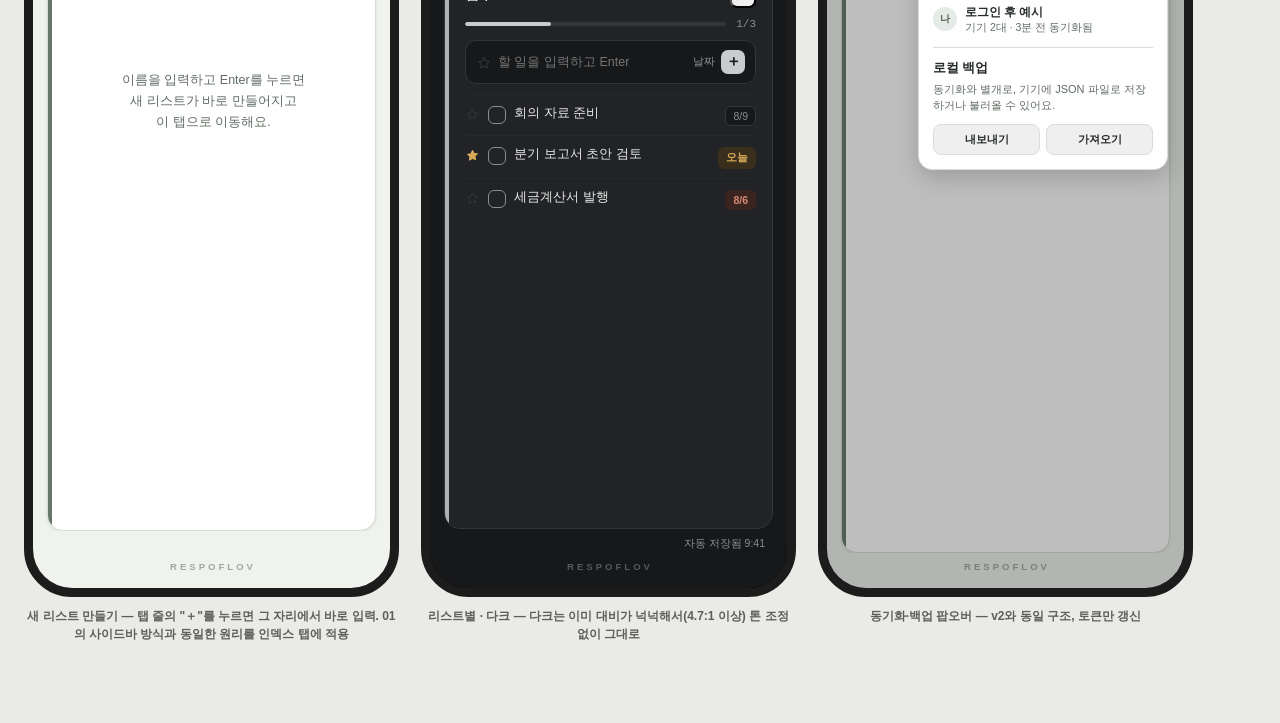
<file: mockup/design-mockup-v3.html>
<!DOCTYPE html>
<html lang="ko">
<head>
<meta charset="UTF-8">
<meta name="viewport" content="width=device-width, initial-scale=1.0">
<title>TODAY'S CHECK 개조안 — 목업 v3</title>
<style>
  *{box-sizing:border-box; margin:0; padding:0;}
  body{
    font-family:-apple-system,"Apple SD Gothic Neo","Pretendard","Malgun Gothic","Noto Sans KR",sans-serif;
    background:#EAEAE6; color:#26282A; padding:32px 24px 80px;
  }
  .page-head{max-width:1500px; margin:0 auto 28px;}
  .page-head h1{font-size:19px; font-weight:800; letter-spacing:-.01em; margin-bottom:6px;}
  .page-head p{font-size:13px; color:#5C5F5A; line-height:1.6; max-width:840px;}
  .page-head ul{font-size:12.5px; color:#4B4E48; line-height:1.85; margin-top:10px; padding-left:18px; max-width:840px;}
  .page-head .tag{display:inline-block; font-size:11px; font-weight:700; color:#4D6152; background:#E4EAE5;
    padding:3px 9px; border-radius:6px; margin-right:8px; letter-spacing:.02em;}
  .page-head table{border-collapse:collapse; margin-top:12px; font-size:12px;}
  .page-head td,.page-head th{padding:5px 12px 5px 0; text-align:left; color:#4B4E48;}
  .page-head th{color:#8B8E88; font-weight:600; border-bottom:1px solid #D8D8D2;}
  .page-head .pass{color:#2F6E4C; font-weight:700;}

  .row{max-width:1500px; margin:0 auto; display:flex; gap:22px; flex-wrap:wrap; align-items:flex-start;}
  .unit{display:flex; flex-direction:column; align-items:center; gap:10px;}
  .unit .cap{font-size:12px; color:#5C5F5A; font-weight:600; text-align:center; max-width:375px; line-height:1.5;}
  .frame{width:375px; height:812px; border:9px solid #1C1C1C; border-radius:48px; overflow:hidden; position:relative; background:#000;}
  .notch{position:absolute; top:9px; left:50%; transform:translateX(-50%); width:120px; height:22px; background:#1C1C1C; border-radius:0 0 14px 14px; z-index:5;}
  .screen{width:100%; height:100%; overflow:hidden; display:flex; flex-direction:column; position:relative;
    background:var(--bg); color:var(--ink);}

  .screen{
    --bg:#F0F2EE; --surface:#FFFFFF; --ink:#262B27; --muted:#616C64; --line:#D7DED6;
    --accent:#4D6152; --accent-soft:#E4EAE5; --danger:#B0503C; --danger-ink:#9A4530; --danger-soft:#F6E8E3;
    --today:#A97B2F; --today-ink:#8C6323; --today-soft:#F3EBD9; --pill:#EDEFEA; --card-shadow:0 1px 3px rgba(38,43,39,.10);
  }
  .screen[data-theme="dark"]{
    --bg:#17181A; --surface:#212327; --ink:#E7E7E4; --muted:#8A8D93; --line:#33353A;
    --accent:#C9CBCE; --accent-soft:#3A3D42; --danger:#D98B74; --danger-ink:#D98B74; --danger-soft:#3A2420;
    --today:#D6A957; --today-ink:#D6A957; --today-soft:#3A2F1C; --pill:#26282C; --card-shadow:none;
  }

  .status{height:44px; flex:none; display:flex; align-items:flex-end; justify-content:space-between;
    padding:0 22px 6px; font-size:12px; font-weight:600; color:var(--ink);}

  .app-header{flex:none; padding:0 18px;}
  .top-row{display:flex; align-items:center; justify-content:space-between; padding:2px 0 12px;}
  .title-date{display:flex; align-items:baseline; gap:8px; min-width:0;}
  .wordmark-live{font-size:16.5px; font-weight:800; letter-spacing:-.015em; white-space:nowrap;}
  .wordmark-live b{color:var(--accent); font-weight:800;}
  .datetag{font-size:11px; color:var(--muted); font-family:ui-monospace,"SF Mono",Consolas,monospace; white-space:nowrap;}
  .hbtns{display:flex; gap:6px; flex:none;}
  .ibtn{width:32px; height:32px; border-radius:9px; border:1px solid var(--line); background:var(--surface);
    display:flex; align-items:center; justify-content:center; color:var(--muted); flex:none;}
  .ibtn svg{width:15px; height:15px;}
  .ibtn path,.ibtn circle{fill:none; stroke:currentColor; stroke-width:1.6; stroke-linejoin:round; stroke-linecap:round;}

  .seg{display:flex; gap:3px; background:var(--accent-soft); padding:3px; border-radius:10px; margin-bottom:14px;}
  .seg span{flex:1; text-align:center; padding:7px 0; border-radius:8px; font-size:12.5px; color:var(--muted); font-weight:600;}
  .seg span.on{background:var(--surface); color:var(--ink); box-shadow:0 1px 2px rgba(0,0,0,.08);}

  .tabs{display:flex; gap:3px; overflow-x:auto; padding:0 2px; align-items:center;}
  .tabs span{flex:none; padding:8px 14px; font-size:12.5px; color:var(--muted); font-weight:600;
    border-radius:9px 9px 0 0; white-space:nowrap; background:var(--accent-soft);}
  .tabs span.on{background:var(--surface); color:var(--accent); position:relative; z-index:2;}
  .tabs span.add{color:var(--accent); font-weight:800; background:transparent;}
  .tabs .tab-input{flex:none; width:118px; padding:7px 10px; font-size:12.5px; font-weight:600; color:var(--ink);
    background:var(--surface); border:1.5px solid var(--accent); border-radius:9px 9px 0 0; position:relative; z-index:2;}
  .tab-input .caret{display:inline-block; width:1.5px; height:13px; background:var(--accent); margin-left:1px;
    vertical-align:-2px; padding:0; border-radius:0;}

  /* ---------- 카드(장부처럼 감싸는 느낌) ---------- */
  .cardwrap{flex:1; overflow:hidden; padding:0 14px 0; display:flex; flex-direction:column; min-height:0;}
  .cardwrap.attached{margin-top:-1px;}
  .card{flex:1; overflow-y:auto; background:var(--surface); border:1px solid var(--line); border-radius:16px;
    box-shadow:var(--card-shadow); padding:14px 16px 12px 20px; position:relative;}
  .cardwrap.attached .card{border-radius:0 16px 16px 16px;}
  .card::before{content:""; position:absolute; left:0; top:0; bottom:0; width:4px; background:var(--accent);
    border-radius:16px 0 0 16px; opacity:.85;}
  .cardwrap.attached .card::before{border-radius:0 0 0 16px;}

  .cardhead{display:flex; align-items:center; justify-content:space-between; margin-bottom:10px; gap:8px;}
  .cardtitle{font-size:14px; font-weight:700;}
  .morebtn{width:26px; height:26px; border-radius:7px; display:flex; align-items:center; justify-content:center;
    color:var(--muted); flex:none;}
  .morebtn svg{width:15px; height:15px;}
  .morebtn circle{fill:currentColor; stroke:none;}

  .gauge-row{display:flex; align-items:center; gap:10px; margin-bottom:10px;}
  .gauge{flex:1; height:4px; background:var(--line); border-radius:3px; overflow:hidden;}
  .gauge > div{height:100%; background:var(--accent); border-radius:3px;}
  .gauge-num{font-size:11px; color:var(--muted); font-family:ui-monospace,"SF Mono",Consolas,monospace; flex:none;}

  .ctrl-row{display:flex; gap:6px; margin-bottom:10px; flex-wrap:wrap;}
  .tglchip{display:flex; align-items:center; gap:5px; font-size:11.5px; padding:5px 10px; border-radius:20px;
    border:1px solid var(--line); color:var(--muted); font-weight:600;}
  .tglchip svg{width:12px; height:12px;}
  .tglchip path,.tglchip circle{fill:none; stroke:currentColor; stroke-width:1.7; stroke-linecap:round; stroke-linejoin:round;}
  .tglchip.on{background:var(--accent); border-color:var(--accent); color:var(--bg);}
  .tglchip.on path{stroke:var(--bg);}

  .addrow{display:flex; align-items:center; gap:6px; background:var(--bg); border:1px solid var(--line);
    border-radius:11px; padding:9px 10px; margin-bottom:10px;}
  .addrow .star{width:16px; height:16px;}
  .addrow input{flex:1; border:none; background:transparent; font-size:12.5px; color:var(--ink); min-width:0;}
  .addrow .datepill{font-size:11px; color:var(--muted); flex:none;}
  .addrow .addbtn{flex:none; width:24px; height:24px; border-radius:7px; background:var(--accent); color:var(--bg);
    display:flex; align-items:center; justify-content:center; font-size:15px; font-weight:700;}

  .grouplabel{font-size:10.5px; font-weight:700; color:var(--muted); letter-spacing:.06em; margin:12px 0 5px; text-transform:uppercase;}
  .grouplabel:first-child{margin-top:0;}
  .grouplabel.warn{color:var(--danger-ink);}
  .grouplabel.now{color:var(--today-ink);}

  .item{display:flex; align-items:flex-start; gap:8px; padding:9px 0; border-top:1px solid var(--pill);}
  .item:first-child{border-top:none;}
  .star{width:15px; height:15px; flex:none; margin-top:3px; color:var(--line); position:relative;}
  .star::after{content:"";position:absolute;inset:-9px;}
  .star.on{color:var(--today);}
  .star svg{width:100%; height:100%;}
  .star path{fill:none; stroke:currentColor; stroke-width:1.6; stroke-linejoin:round;}
  .star.on path{fill:currentColor;}
  .chk{width:18px; height:18px; border-radius:6px; border:1.5px solid var(--muted); flex:none; margin-top:2px;
    display:flex; align-items:center; justify-content:center; position:relative;}
  .chk::after{content:"";position:absolute;inset:-8px;}
  .chk.on{border-color:var(--accent); background:var(--accent-soft);}
  .chk svg{width:11px; height:11px;}
  .chk path{fill:none; stroke:var(--accent); stroke-width:2.6; stroke-linecap:round; stroke-linejoin:round;}
  .txtwrap{flex:1; min-width:0;}
  .txt{font-size:13px; line-height:1.4;}
  .item.done .txt{color:var(--muted); text-decoration:line-through;}
  .memo{font-size:11px; color:var(--muted); margin-top:2px;}
  .subrow{font-size:10.5px; color:var(--muted); margin-top:3px; display:flex; align-items:center; gap:4px;}
  .subrow svg{width:10px; height:10px;}
  .subrow path{fill:none; stroke:currentColor; stroke-width:2;}
  .due{flex:none; font-size:10.5px; padding:3px 7px; border-radius:6px; background:var(--bg); color:var(--muted);
    border:1px solid var(--line); margin-top:2px; white-space:nowrap;}
  .due.today{background:var(--today-soft); color:var(--today-ink); border-color:transparent; font-weight:700;}
  .due.overdue{background:var(--danger-soft); color:var(--danger-ink); border-color:transparent; font-weight:700;}
  .listpill{flex:none; font-size:9.5px; padding:3px 6px; border-radius:5px; background:var(--pill); color:var(--muted); margin-top:2px; font-weight:600;}

  .sub-list{margin:7px 0 2px 25px; border-left:2px solid var(--pill); padding-left:10px;}
  .sub-item{display:flex; align-items:center; gap:7px; padding:5px 0; font-size:12px;}
  .sub-item .chk{width:14px; height:14px; border-radius:4px;}
  .sub-item .chk::after{inset:-9px;}
  .sub-item .chk svg{width:8px; height:8px;}
  .sub-item.done{color:var(--muted); text-decoration:line-through;}
  .subadd{display:flex; align-items:center; gap:6px; padding:6px 0 2px; font-size:11.5px; color:var(--muted); font-weight:600;}
  .subadd .plus{width:14px; height:14px; border-radius:4px; border:1.3px dashed var(--line); display:flex; align-items:center; justify-content:center; font-size:11px; flex:none;}

  .savebar{flex:none; display:flex; align-items:center; justify-content:flex-end; padding:8px 22px 2px;
    font-size:10.5px; color:var(--muted);}
  .footer{flex:none; text-align:center; font-size:9.5px; font-weight:600; letter-spacing:.32em; text-indent:.32em;
    color:var(--muted); opacity:.55; padding:8px 0 max(16px, 12px);}

  .menu{position:absolute; top:32px; right:-4px; width:172px; background:var(--surface); border:1px solid var(--line);
    border-radius:12px; box-shadow:0 8px 20px rgba(0,0,0,.16); padding:6px; z-index:21;}
  .menu button{display:block; width:100%; text-align:left; font-size:12.5px; padding:8px 10px; border-radius:7px; color:var(--ink);}
  .menu button.danger{color:var(--danger-ink);}
  .menu hr{border:none; border-top:1px solid var(--line); margin:4px 2px;}

  .popover-layer{position:absolute; inset:0; background:rgba(20,22,20,.28); z-index:20;}
  .popover{position:absolute; top:84px; right:16px; width:250px; background:var(--surface); border:1px solid var(--line);
    border-radius:14px; box-shadow:0 8px 24px rgba(0,0,0,.18); padding:14px; z-index:21;}
  .popover h4{font-size:12.5px; font-weight:700; margin-bottom:4px;}
  .popover p{font-size:11px; color:var(--muted); line-height:1.5; margin-bottom:10px;}
  .gbtn{display:flex; align-items:center; justify-content:center; gap:8px; width:100%; padding:9px 0;
    border-radius:9px; border:1px solid var(--line); background:var(--bg); font-size:12px; font-weight:600; color:var(--ink);}
  .gbtn svg{width:13px; height:13px;}
  .popover hr{border:none; border-top:1px solid var(--line); margin:12px 0;}
  .backup-row{display:flex; gap:6px;}
  .backup-row button{flex:1; font-size:11px; padding:7px 0; border-radius:8px; border:1px solid var(--line); color:var(--ink); font-weight:600;}
  .synced{display:flex; align-items:center; gap:8px; margin-top:10px;}
  .avatar{width:24px; height:24px; border-radius:50%; background:var(--accent-soft); color:var(--accent); font-size:10px;
    font-weight:700; display:flex; align-items:center; justify-content:center; flex:none;}
  .synced .meta{font-size:10.5px; color:var(--muted); line-height:1.4;}
  .synced .meta b{color:var(--ink); font-weight:600; display:block; font-size:11.5px;}

  @media (max-width:820px){ .row{justify-content:center;} }
</style>
</head>
<body>

<div class="page-head">
  <h1>TODAY'S CHECK 전면 개조 — 목업 v3</h1>
  <p><span class="tag">v3 · 접근성 검증 + 인터랙션 보강</span> 웹 리서치와 실측 대비율 계산을 바탕으로 v2를 다듬었습니다. v1·v2는 그대로 보존되어 있습니다.</p>
  <ul>
    <li><b>명암 대비 실측 후 수정</b> — 라이트 모드에서 회색 보조 텍스트·오늘/기한초과 배지 글자가 WCAG AA(4.5:1) 기준에 못 미치는 걸 계산으로 확인해서 색을 더 짙게 조정했습니다 (아래 표)</li>
    <li><b>탭 대상 크기</b> — WCAG 2.5.8은 24×24px을 최소로 요구하고 애플은 44px을 권장합니다. 체크박스·별 아이콘의 <b>보이는 크기는 그대로 두되</b> (장부 느낌에 맞게 작게), 실제 터치 가능 영역만 투명하게 32~36px로 넓혔습니다 (화면상 보이지 않는 변경이라 목업엔 표시 안 됨)</li>
    <li><b>새 리스트 만들기 흐름</b> — 인덱스 탭의 "＋"를 누르면 탭 자리에 그대로 입력창이 열리는 인라인 방식으로. 01의 사이드바 리스트 추가 방식과 동일한 원리입니다</li>
    <li><b>하위 항목 추가 흐름</b> — 펼친 항목의 하위 체크리스트 맨 아래 "＋ 하위 항목 추가" 줄 신설. 상단 할 일 추가창과 같은 패턴이라 따로 배우지 않아도 됩니다</li>
    <li>색상만으로 상태를 구분하지 않도록 재확인 — 토글은 칠해짐/윤곽선으로, 배지는 색+텍스트(오늘/날짜)로 이미 이중 구분되어 있어 별도 수정 없이 통과</li>
  </ul>
  <table>
    <tr><th>텍스트</th><th>배경</th><th>이전</th><th>수정 후</th><th>기준</th></tr>
    <tr><td>보조 텍스트(회색)</td><td>카드 흰 배경</td><td>3.7:1</td><td class="pass">5.5:1</td><td>4.5:1 이상</td></tr>
    <tr><td>"오늘" 배지 글자</td><td>호박색 배지</td><td>3.2:1</td><td class="pass">4.5:1</td><td>4.5:1 이상</td></tr>
    <tr><td>기한초과 배지 글자</td><td>테라코타 배지</td><td>4.3:1</td><td class="pass">5.4:1</td><td>4.5:1 이상</td></tr>
    <tr><td>다크 모드 전체</td><td>-</td><td colspan="2" class="pass">4.7~14.3:1 (이미 통과)</td><td>-</td></tr>
  </table>
</div>

<div class="row">

  <!-- 1. 전체 · 라이트 -->
  <div class="unit">
    <div class="frame"><div class="notch"></div>
      <div class="screen" data-theme="light">
        <div class="status"><span>9:41</span></div>
        <div class="app-header">
          <div class="top-row">
            <div class="title-date">
              <span class="wordmark-live">TODAY'S <b>CHECK</b></span>
              <span class="datetag">8.7 금</span>
            </div>
            <div class="hbtns">
              <button class="ibtn"><svg viewBox="0 0 24 24"><path d="M12 4V2.5M12 21.5V20M4 12H2.5M21.5 12H20M5.6 5.6l-1-1M19.4 5.6l1-1M5.6 18.4l-1 1M19.4 18.4l1 1"/><circle cx="12" cy="12" r="4.2"/></svg></button>
              <button class="ibtn"><svg viewBox="0 0 24 24"><path d="M7 18a4 4 0 010-8 5 5 0 019.6-1.6A3.5 3.5 0 0117.5 15v.2A3 3 0 0117 18H7z"/></svg></button>
            </div>
          </div>
          <div class="seg"><span class="on">전체</span><span>오늘</span><span>리스트별</span></div>
        </div>
        <div class="cardwrap">
          <div class="card">
            <div class="ctrl-row">
              <span class="tglchip"><svg viewBox="0 0 24 24"><path d="M2 12s3.5-6 10-6 10 6 10 6-3.5 6-10 6-10-6-10-6z"/><circle cx="12" cy="12" r="2.4"/></svg>완료 숨김</span>
              <span class="tglchip on"><svg viewBox="0 0 24 24"><path d="M12 3.5l2.47 5.01 5.53.8-4 3.9.94 5.5L12 16.9l-4.94 2.6.94-5.5-4-3.9 5.53-.8L12 3.5z"/></svg>중요만</span>
            </div>

            <div class="grouplabel">업무</div>
            <div class="item">
              <span class="star on"><svg viewBox="0 0 24 24"><path d="M12 3.5l2.47 5.01 5.53.8-4 3.9.94 5.5L12 16.9l-4.94 2.6.94-5.5-4-3.9 5.53-.8L12 3.5z"/></svg></span>
              <span class="chk"></span>
              <div class="txtwrap"><div class="txt">분기 보고서 초안 검토</div></div>
              <span class="due today">오늘</span>
            </div>
            <div class="item">
              <span class="star on"><svg viewBox="0 0 24 24"><path d="M12 3.5l2.47 5.01 5.53.8-4 3.9.94 5.5L12 16.9l-4.94 2.6.94-5.5-4-3.9 5.53-.8L12 3.5z"/></svg></span>
              <span class="chk"></span>
              <div class="txtwrap"><div class="txt">세금계산서 발행</div></div>
              <span class="due overdue">8/6</span>
            </div>

            <div class="grouplabel">집안일</div>
            <div class="item">
              <span class="star"><svg viewBox="0 0 24 24"><path d="M12 3.5l2.47 5.01 5.53.8-4 3.9.94 5.5L12 16.9l-4.94 2.6.94-5.5-4-3.9 5.53-.8L12 3.5z"/></svg></span>
              <span class="chk"></span>
              <div class="txtwrap"><div class="txt">우유 사기</div></div>
              <span class="due">8/9</span>
            </div>
            <div class="item done">
              <span class="star"><svg viewBox="0 0 24 24"><path d="M12 3.5l2.47 5.01 5.53.8-4 3.9.94 5.5L12 16.9l-4.94 2.6.94-5.5-4-3.9 5.53-.8L12 3.5z"/></svg></span>
              <span class="chk on"><svg viewBox="0 0 24 24"><path d="M5 12.5l4.5 4.5L19 7"/></svg></span>
              <div class="txtwrap"><div class="txt">쓰레기 버리기</div></div>
              <span class="listpill">집안일</span>
            </div>
          </div>
        </div>
        <div class="savebar">자동 저장됨 9:41</div>
        <div class="footer">RESPOFLOV</div>
      </div>
    </div>
    <div class="cap">전체 · 라이트 — 오늘/기한초과 배지 글자색을 더 짙게 (실측 4.5:1↑)</div>
  </div>

  <!-- 2. 오늘 · 라이트 -->
  <div class="unit">
    <div class="frame"><div class="notch"></div>
      <div class="screen" data-theme="light">
        <div class="status"><span>9:41</span></div>
        <div class="app-header">
          <div class="top-row">
            <div class="title-date">
              <span class="wordmark-live">TODAY'S <b>CHECK</b></span>
              <span class="datetag">8.7 금</span>
            </div>
            <div class="hbtns">
              <button class="ibtn"><svg viewBox="0 0 24 24"><path d="M12 4V2.5M12 21.5V20M4 12H2.5M21.5 12H20M5.6 5.6l-1-1M19.4 5.6l1-1M5.6 18.4l-1 1M19.4 18.4l1 1"/><circle cx="12" cy="12" r="4.2"/></svg></button>
              <button class="ibtn"><svg viewBox="0 0 24 24"><path d="M7 18a4 4 0 010-8 5 5 0 019.6-1.6A3.5 3.5 0 0117.5 15v.2A3 3 0 0117 18H7z"/></svg></button>
            </div>
          </div>
          <div class="seg"><span>전체</span><span class="on">오늘</span><span>리스트별</span></div>
        </div>
        <div class="cardwrap">
          <div class="card">
            <div class="gauge-row"><div class="gauge"><div style="width:40%"></div></div><span class="gauge-num">2/5</span></div>
            <div class="ctrl-row">
              <span class="tglchip on"><svg viewBox="0 0 24 24"><path d="M3 3l18 18M10.6 5.2A10.8 10.8 0 0112 5c6.5 0 10 6 10 6a13.8 13.8 0 01-3 3.6M6.5 6.6C3.9 8.3 2 11 2 11s3.5 6 10 6c1.2 0 2.4-.2 3.4-.6M9.5 9.7a3 3 0 004.2 4"/></svg>완료 숨김</span>
              <span class="tglchip"><svg viewBox="0 0 24 24"><path d="M12 3.5l2.47 5.01 5.53.8-4 3.9.94 5.5L12 16.9l-4.94 2.6.94-5.5-4-3.9 5.53-.8L12 3.5z"/></svg>중요만</span>
            </div>

            <div class="grouplabel warn">기한 지남 · 2</div>
            <div class="item">
              <span class="star"><svg viewBox="0 0 24 24"><path d="M12 3.5l2.47 5.01 5.53.8-4 3.9.94 5.5L12 16.9l-4.94 2.6.94-5.5-4-3.9 5.53-.8L12 3.5z"/></svg></span>
              <span class="chk"></span>
              <div class="txtwrap"><div class="txt">여권 만료일 확인</div></div>
              <span class="listpill">여행</span>
              <span class="due overdue">8/5</span>
            </div>
            <div class="item">
              <span class="star on"><svg viewBox="0 0 24 24"><path d="M12 3.5l2.47 5.01 5.53.8-4 3.9.94 5.5L12 16.9l-4.94 2.6.94-5.5-4-3.9 5.53-.8L12 3.5z"/></svg></span>
              <span class="chk"></span>
              <div class="txtwrap"><div class="txt">세금계산서 발행</div></div>
              <span class="listpill">업무</span>
              <span class="due overdue">8/6</span>
            </div>

            <div class="grouplabel now">오늘 · 1</div>
            <div class="item">
              <span class="star on"><svg viewBox="0 0 24 24"><path d="M12 3.5l2.47 5.01 5.53.8-4 3.9.94 5.5L12 16.9l-4.94 2.6.94-5.5-4-3.9 5.53-.8L12 3.5z"/></svg></span>
              <span class="chk"></span>
              <div class="txtwrap"><div class="txt">분기 보고서 초안 검토</div></div>
              <span class="listpill">업무</span>
              <span class="due today">오늘</span>
            </div>
          </div>
        </div>
        <div class="savebar">자동 저장됨 9:41</div>
        <div class="footer">RESPOFLOV</div>
      </div>
    </div>
    <div class="cap">오늘 · 라이트 — 섹션 표제("기한 지남"/"오늘") 색도 배지와 같은 짙은 톤으로 통일</div>
  </div>

  <!-- 3. 리스트별 · 라이트 (하위 항목 추가 행 신설) -->
  <div class="unit">
    <div class="frame"><div class="notch"></div>
      <div class="screen" data-theme="light">
        <div class="status"><span>9:41</span></div>
        <div class="app-header">
          <div class="top-row">
            <div class="title-date">
              <span class="wordmark-live">TODAY'S <b>CHECK</b></span>
              <span class="datetag">8.7 금</span>
            </div>
            <div class="hbtns">
              <button class="ibtn"><svg viewBox="0 0 24 24"><path d="M12 4V2.5M12 21.5V20M4 12H2.5M21.5 12H20M5.6 5.6l-1-1M19.4 5.6l1-1M5.6 18.4l-1 1M19.4 18.4l1 1"/><circle cx="12" cy="12" r="4.2"/></svg></button>
              <button class="ibtn"><svg viewBox="0 0 24 24"><path d="M7 18a4 4 0 010-8 5 5 0 019.6-1.6A3.5 3.5 0 0117.5 15v.2A3 3 0 0117 18H7z"/></svg></button>
            </div>
          </div>
          <div class="seg"><span>전체</span><span>오늘</span><span class="on">리스트별</span></div>
          <div class="tabs">
            <span class="on">업무</span><span>집안일</span><span>여행</span><span class="add">＋</span>
          </div>
        </div>
        <div class="cardwrap attached">
          <div class="card">
            <div class="cardhead">
              <span class="cardtitle">업무</span>
              <button class="morebtn"><svg viewBox="0 0 24 24"><circle cx="5" cy="12" r="1.6"/><circle cx="12" cy="12" r="1.6"/><circle cx="19" cy="12" r="1.6"/></svg></button>
            </div>
            <div class="gauge-row"><div class="gauge"><div style="width:33%"></div></div><span class="gauge-num">1/3</span></div>

            <div class="addrow">
              <span class="star"><svg viewBox="0 0 24 24"><path d="M12 3.5l2.47 5.01 5.53.8-4 3.9.94 5.5L12 16.9l-4.94 2.6.94-5.5-4-3.9 5.53-.8L12 3.5z"/></svg></span>
              <input placeholder="할 일을 입력하고 Enter" readonly>
              <span class="datepill">날짜</span>
              <span class="addbtn">＋</span>
            </div>

            <div class="item">
              <span class="star"><svg viewBox="0 0 24 24"><path d="M12 3.5l2.47 5.01 5.53.8-4 3.9.94 5.5L12 16.9l-4.94 2.6.94-5.5-4-3.9 5.53-.8L12 3.5z"/></svg></span>
              <span class="chk"></span>
              <div class="txtwrap">
                <div class="txt">회의 자료 준비</div>
                <div class="subrow"><svg viewBox="0 0 24 24"><path d="M18 15l-6-6-6 6"/></svg>하위 1/3 · 펼침</div>
                <div class="sub-list">
                  <div class="sub-item done"><span class="chk on"><svg viewBox="0 0 24 24"><path d="M5 12.5l4.5 4.5L19 7"/></svg></span>지난 회의록 정리</div>
                  <div class="sub-item"><span class="chk"></span>발표 슬라이드 초안</div>
                  <div class="sub-item"><span class="chk"></span>참석자 확정</div>
                  <div class="subadd"><span class="plus">＋</span>하위 항목 추가</div>
                </div>
              </div>
              <span class="due">8/9</span>
            </div>
            <div class="item">
              <span class="star on"><svg viewBox="0 0 24 24"><path d="M12 3.5l2.47 5.01 5.53.8-4 3.9.94 5.5L12 16.9l-4.94 2.6.94-5.5-4-3.9 5.53-.8L12 3.5z"/></svg></span>
              <span class="chk"></span>
              <div class="txtwrap"><div class="txt">분기 보고서 초안 검토</div></div>
              <span class="due today">오늘</span>
            </div>
            <div class="item">
              <span class="star"><svg viewBox="0 0 24 24"><path d="M12 3.5l2.47 5.01 5.53.8-4 3.9.94 5.5L12 16.9l-4.94 2.6.94-5.5-4-3.9 5.53-.8L12 3.5z"/></svg></span>
              <span class="chk"></span>
              <div class="txtwrap"><div class="txt">세금계산서 발행</div></div>
              <span class="due overdue">8/6</span>
            </div>
          </div>
        </div>
        <div class="savebar">자동 저장됨 9:41</div>
        <div class="footer">RESPOFLOV</div>
      </div>
    </div>
    <div class="cap">리스트별 · 라이트 — 하위 체크리스트 맨 아래 "＋ 하위 항목 추가" 신설. 위 할 일 추가창과 같은 자리·같은 패턴</div>
  </div>

  <!-- 4. 새 리스트 만들기 -->
  <div class="unit">
    <div class="frame"><div class="notch"></div>
      <div class="screen" data-theme="light">
        <div class="status"><span>9:41</span></div>
        <div class="app-header">
          <div class="top-row">
            <div class="title-date">
              <span class="wordmark-live">TODAY'S <b>CHECK</b></span>
              <span class="datetag">8.7 금</span>
            </div>
            <div class="hbtns">
              <button class="ibtn"><svg viewBox="0 0 24 24"><path d="M12 4V2.5M12 21.5V20M4 12H2.5M21.5 12H20M5.6 5.6l-1-1M19.4 5.6l1-1M5.6 18.4l-1 1M19.4 18.4l1 1"/><circle cx="12" cy="12" r="4.2"/></svg></button>
              <button class="ibtn"><svg viewBox="0 0 24 24"><path d="M7 18a4 4 0 010-8 5 5 0 019.6-1.6A3.5 3.5 0 0117.5 15v.2A3 3 0 0117 18H7z"/></svg></button>
            </div>
          </div>
          <div class="seg"><span>전체</span><span>오늘</span><span class="on">리스트별</span></div>
          <div class="tabs">
            <span>업무</span><span>집안일</span><span>여행</span>
            <span class="tab-input">새 리스트<span class="caret"></span></span>
          </div>
        </div>
        <div class="cardwrap attached">
          <div class="card">
            <div class="cardhead">
              <span class="cardtitle" style="color:var(--muted)">Enter로 만들기</span>
            </div>
            <div style="text-align:center; padding:60px 10px; color:var(--muted); font-size:12.5px; line-height:1.7;">
              이름을 입력하고 Enter를 누르면<br>새 리스트가 바로 만들어지고<br>이 탭으로 이동해요.
            </div>
          </div>
        </div>
        <div class="savebar">&nbsp;</div>
        <div class="footer">RESPOFLOV</div>
      </div>
    </div>
    <div class="cap">새 리스트 만들기 — 탭 줄의 "＋"를 누르면 그 자리에서 바로 입력. 01의 사이드바 방식과 동일한 원리를 인덱스 탭에 적용</div>
  </div>

  <!-- 5. 리스트별 · 다크 -->
  <div class="unit">
    <div class="frame"><div class="notch"></div>
      <div class="screen" data-theme="dark">
        <div class="status"><span>9:41</span></div>
        <div class="app-header">
          <div class="top-row">
            <div class="title-date">
              <span class="wordmark-live">TODAY'S <b>CHECK</b></span>
              <span class="datetag">8.7 금</span>
            </div>
            <div class="hbtns">
              <button class="ibtn"><svg viewBox="0 0 24 24"><path d="M21 12.8A9 9 0 1111.2 3a7 7 0 009.8 9.8z"/></svg></button>
              <button class="ibtn"><svg viewBox="0 0 24 24"><path d="M7 18a4 4 0 010-8 5 5 0 019.6-1.6A3.5 3.5 0 0117.5 15v.2A3 3 0 0117 18H7z"/></svg></button>
            </div>
          </div>
          <div class="seg"><span>전체</span><span>오늘</span><span class="on">리스트별</span></div>
          <div class="tabs">
            <span class="on">업무</span><span>집안일</span><span>여행</span><span class="add">＋</span>
          </div>
        </div>
        <div class="cardwrap attached">
          <div class="card">
            <div class="cardhead">
              <span class="cardtitle">업무</span>
              <button class="morebtn"><svg viewBox="0 0 24 24"><circle cx="5" cy="12" r="1.6"/><circle cx="12" cy="12" r="1.6"/><circle cx="19" cy="12" r="1.6"/></svg></button>
            </div>
            <div class="gauge-row"><div class="gauge"><div style="width:33%"></div></div><span class="gauge-num">1/3</span></div>
            <div class="addrow">
              <span class="star"><svg viewBox="0 0 24 24"><path d="M12 3.5l2.47 5.01 5.53.8-4 3.9.94 5.5L12 16.9l-4.94 2.6.94-5.5-4-3.9 5.53-.8L12 3.5z"/></svg></span>
              <input placeholder="할 일을 입력하고 Enter" readonly>
              <span class="datepill">날짜</span>
              <span class="addbtn">＋</span>
            </div>
            <div class="item">
              <span class="star"><svg viewBox="0 0 24 24"><path d="M12 3.5l2.47 5.01 5.53.8-4 3.9.94 5.5L12 16.9l-4.94 2.6.94-5.5-4-3.9 5.53-.8L12 3.5z"/></svg></span>
              <span class="chk"></span>
              <div class="txtwrap"><div class="txt">회의 자료 준비</div></div>
              <span class="due">8/9</span>
            </div>
            <div class="item">
              <span class="star on"><svg viewBox="0 0 24 24"><path d="M12 3.5l2.47 5.01 5.53.8-4 3.9.94 5.5L12 16.9l-4.94 2.6.94-5.5-4-3.9 5.53-.8L12 3.5z"/></svg></span>
              <span class="chk"></span>
              <div class="txtwrap"><div class="txt">분기 보고서 초안 검토</div></div>
              <span class="due today">오늘</span>
            </div>
            <div class="item">
              <span class="star"><svg viewBox="0 0 24 24"><path d="M12 3.5l2.47 5.01 5.53.8-4 3.9.94 5.5L12 16.9l-4.94 2.6.94-5.5-4-3.9 5.53-.8L12 3.5z"/></svg></span>
              <span class="chk"></span>
              <div class="txtwrap"><div class="txt">세금계산서 발행</div></div>
              <span class="due overdue">8/6</span>
            </div>
          </div>
        </div>
        <div class="savebar">자동 저장됨 9:41</div>
        <div class="footer">RESPOFLOV</div>
      </div>
    </div>
    <div class="cap">리스트별 · 다크 — 다크는 이미 대비가 넉넉해서(4.7:1 이상) 톤 조정 없이 그대로</div>
  </div>

  <!-- 6. 동기화·백업 팝오버 -->
  <div class="unit">
    <div class="frame"><div class="notch"></div>
      <div class="screen" data-theme="light">
        <div class="status"><span>9:41</span></div>
        <div class="app-header">
          <div class="top-row">
            <div class="title-date">
              <span class="wordmark-live">TODAY'S <b>CHECK</b></span>
              <span class="datetag">8.7 금</span>
            </div>
            <div class="hbtns">
              <button class="ibtn"><svg viewBox="0 0 24 24"><path d="M12 4V2.5M12 21.5V20M4 12H2.5M21.5 12H20M5.6 5.6l-1-1M19.4 5.6l1-1M5.6 18.4l-1 1M19.4 18.4l1 1"/><circle cx="12" cy="12" r="4.2"/></svg></button>
              <button class="ibtn"><svg viewBox="0 0 24 24"><path d="M7 18a4 4 0 010-8 5 5 0 019.6-1.6A3.5 3.5 0 0117.5 15v.2A3 3 0 0117 18H7z"/></svg></button>
            </div>
          </div>
          <div class="seg"><span class="on">전체</span><span>오늘</span><span>리스트별</span></div>
        </div>
        <div class="cardwrap">
          <div class="card">
            <div class="grouplabel">업무</div>
            <div class="item"><span class="star"><svg viewBox="0 0 24 24"><path d="M12 3.5l2.47 5.01 5.53.8-4 3.9.94 5.5L12 16.9l-4.94 2.6.94-5.5-4-3.9 5.53-.8L12 3.5z"/></svg></span><span class="chk"></span><div class="txtwrap"><div class="txt">분기 보고서 초안 검토</div></div><span class="due today">오늘</span></div>
          </div>
        </div>
        <div class="popover-layer"></div>
        <div class="popover">
          <h4>동기화 꺼짐</h4>
          <p>Google 계정으로 로그인하면 휴대폰·데스크탑에서 같은 리스트를 볼 수 있어요.</p>
          <button class="gbtn"><svg viewBox="0 0 24 24"><path d="M21 12.2c0-.7-.06-1.4-.18-2H12v3.8h5c-.2 1.2-.9 2.2-1.9 2.9v2.4h3.1c1.8-1.7 2.8-4.1 2.8-7.1z" fill="#4285F4"/><path d="M12 21c2.6 0 4.7-.9 6.2-2.4l-3.1-2.4c-.9.6-2 .9-3.1.9-2.4 0-4.4-1.6-5.1-3.7H3.7v2.5C5.2 18.9 8.3 21 12 21z" fill="#34A853"/><path d="M6.9 13.4c-.2-.6-.3-1.2-.3-1.9s.1-1.3.3-1.9V7.1H3.7C3 8.5 2.7 10.2 2.7 12s.3 3.5 1 4.9l3.2-2.5z" fill="#FBBC05"/><path d="M12 6.6c1.4 0 2.6.5 3.6 1.4l2.7-2.7C16.7 3.6 14.6 2.8 12 2.8 8.3 2.8 5.2 4.9 3.7 8.1l3.2 2.5c.7-2.1 2.7-3.7 5.1-4z" fill="#EA4335"/></svg>Google로 동기화 시작</button>
          <div class="synced">
            <span class="avatar">나</span>
            <span class="meta"><b>로그인 후 예시</b>기기 2대 · 3분 전 동기화됨</span>
          </div>
          <hr>
          <h4>로컬 백업</h4>
          <p>동기화와 별개로, 기기에 JSON 파일로 저장하거나 불러올 수 있어요.</p>
          <div class="backup-row">
            <button>내보내기</button>
            <button>가져오기</button>
          </div>
        </div>
        <div class="footer">RESPOFLOV</div>
      </div>
    </div>
    <div class="cap">동기화·백업 팝오버 — v2와 동일 구조, 토큰만 갱신</div>
  </div>

</div>

</body>
</html>
</file>
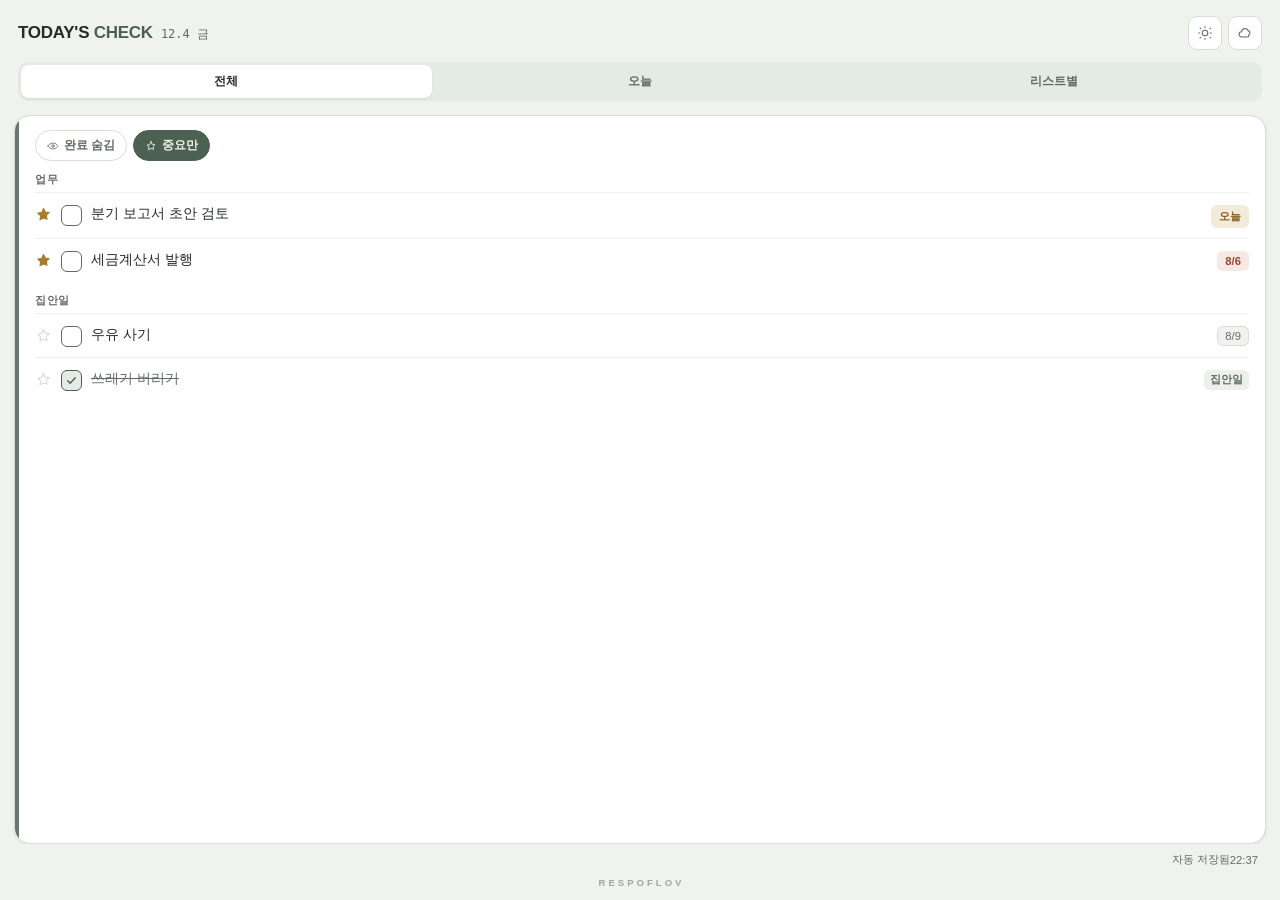
<file: mockup/design-mockup-v4-device.html>
<!DOCTYPE html>
<html lang="ko">
<head>
<meta charset="UTF-8">
<meta name="viewport" content="width=device-width, initial-scale=1.0">
<title>TODAY'S CHECK — 실제 크기 프리뷰 (v4)</title>
<style>
  *{box-sizing:border-box; margin:0; padding:0;}
  html{font-size:15px;} /* 글자 크기 슬라이더가 이 값을 바꿉니다 — 아래 모든 rem이 함께 움직여요 */
  html,body{height:100%;}
  body{
    font-family:-apple-system,"Apple SD Gothic Neo","Pretendard","Malgun Gothic","Noto Sans KR",sans-serif;
    background:var(--bg); color:var(--ink); overflow:hidden;
  }
  button{font:inherit; color:inherit; background:none; border:none; cursor:pointer;}
  input{font:inherit; color:inherit;}

  body{
    --bg:#F0F2EE; --surface:#FFFFFF; --ink:#262B27; --muted:#616C64; --line:#D7DED6;
    --accent:#4D6152; --accent-soft:#E4EAE5; --danger:#B0503C; --danger-ink:#9A4530; --danger-soft:#F6E8E3;
    --today:#A97B2F; --today-ink:#8C6323; --today-soft:#F3EBD9; --pill:#EDEFEA; --card-shadow:0 1px 3px rgba(38,43,39,.10);
  }
  body[data-theme="dark"]{
    --bg:#17181A; --surface:#212327; --ink:#E7E7E4; --muted:#8A8D93; --line:#33353A;
    --accent:#C9CBCE; --accent-soft:#3A3D42; --danger:#D98B74; --danger-ink:#D98B74; --danger-soft:#3A2420;
    --today:#D6A957; --today-ink:#D6A957; --today-soft:#3A2F1C; --pill:#26282C; --card-shadow:none;
  }

  .app{height:100%; display:flex; flex-direction:column;}
  .app-header{flex:none; padding:14px 18px 0;}
  .top-row{display:flex; align-items:center; justify-content:space-between; padding:2px 0 12px;}
  .title-date{display:flex; align-items:baseline; gap:8px; min-width:0;}
  .wordmark-live{font-size:17px; font-weight:800; letter-spacing:-.015em; white-space:nowrap;}
  .wordmark-live b{color:var(--accent); font-weight:800;}
  .datetag{font-size:.8rem; color:var(--muted); font-family:ui-monospace,"SF Mono",Consolas,monospace; white-space:nowrap;}
  .hbtns{display:flex; gap:6px; flex:none;}
  .ibtn{width:34px; height:34px; border-radius:9px; border:1px solid var(--line); background:var(--surface);
    display:flex; align-items:center; justify-content:center; color:var(--muted); flex:none; position:relative;}
  .ibtn svg{width:16px; height:16px;}
  .ibtn path,.ibtn circle{fill:none; stroke:currentColor; stroke-width:1.6; stroke-linejoin:round; stroke-linecap:round;}
  .ibtn .moon{display:none;}
  body[data-theme="dark"] .ibtn .sun{display:none;}
  body[data-theme="dark"] .ibtn .moon{display:block;}

  .seg{display:flex; gap:3px; background:var(--accent-soft); padding:3px; border-radius:10px; margin-bottom:14px;}
  .seg button{flex:1; text-align:center; padding:8px 0; border-radius:8px; font-size:.8rem; color:var(--muted); font-weight:600;}
  .seg button.on{background:var(--surface); color:var(--ink); box-shadow:0 1px 2px rgba(0,0,0,.08);}

  .tabs{display:flex; gap:3px; overflow-x:auto; padding:0 2px; align-items:center;}
  .tabs button{flex:none; padding:8px 14px; font-size:.8rem; color:var(--muted); font-weight:600;
    border-radius:9px 9px 0 0; white-space:nowrap; background:var(--accent-soft);}
  .tabs button.on{background:var(--surface); color:var(--accent); position:relative; z-index:2;}
  .tabs button.add{color:var(--accent); font-weight:800; background:transparent; padding:8px 10px;}
  .tabs .tab-input{flex:none; width:112px; padding:7px 10px; font-size:.8rem; font-weight:600; color:var(--ink);
    background:var(--surface); border:1.5px solid var(--accent); border-radius:9px 9px 0 0; position:relative; z-index:2;}

  .cardwrap{flex:1; overflow:hidden; padding:0 14px 0; display:flex; flex-direction:column; min-height:0;}
  .cardwrap.attached{margin-top:-1px;}
  .card{flex:1; overflow-y:auto; background:var(--surface); border:1px solid var(--line); border-radius:16px;
    box-shadow:var(--card-shadow); padding:14px 16px 12px 20px; position:relative;}
  .cardwrap.attached .card{border-radius:0 16px 16px 16px;}
  .card::before{content:""; position:absolute; left:0; top:0; bottom:0; width:4px; background:var(--accent);
    border-radius:16px 0 0 16px; opacity:.85;}
  .cardwrap.attached .card::before{border-radius:0 0 0 16px;}

  .cardhead{display:flex; align-items:center; justify-content:space-between; margin-bottom:10px; gap:8px;}
  .cardtitle{font-size:1rem; font-weight:700;}
  .morebtn{width:28px; height:28px; border-radius:7px; display:flex; align-items:center; justify-content:center;
    color:var(--muted); flex:none; position:relative;}
  .morebtn svg{width:16px; height:16px;}
  .morebtn circle{fill:currentColor; stroke:none;}

  .gauge-row{display:flex; align-items:center; gap:10px; margin-bottom:10px;}
  .gauge{flex:1; height:4px; background:var(--line); border-radius:3px; overflow:hidden;}
  .gauge > div{height:100%; background:var(--accent); border-radius:3px; transition:width .3s ease;}
  .gauge-num{font-size:.8rem; color:var(--muted); font-family:ui-monospace,"SF Mono",Consolas,monospace; flex:none;}

  .ctrl-row{display:flex; gap:6px; margin-bottom:10px; flex-wrap:wrap;}
  .tglchip{display:flex; align-items:center; gap:5px; font-size:.8rem; padding:6px 11px; border-radius:20px;
    border:1px solid var(--line); color:var(--muted); font-weight:600;}
  .tglchip svg{width:12px; height:12px;}
  .tglchip path,.tglchip circle{fill:none; stroke:currentColor; stroke-width:1.7; stroke-linecap:round; stroke-linejoin:round;}
  .tglchip.on{background:var(--accent); border-color:var(--accent); color:var(--bg);}
  .tglchip.on path{stroke:var(--bg);}

  .addrow{display:flex; align-items:center; gap:6px; background:var(--bg); border:1px solid var(--line);
    border-radius:11px; padding:10px 10px; margin-bottom:10px;}
  .addrow .star{width:18px; height:18px;}
  .addrow input{flex:1; border:none; background:transparent; font-size:.93rem; color:var(--ink); min-width:0;}
  .addrow .datepill{font-size:.8rem; color:var(--muted); flex:none;}
  .addrow .addbtn{flex:none; width:27px; height:27px; border-radius:8px; background:var(--accent); color:var(--bg);
    display:flex; align-items:center; justify-content:center; font-size:16px; font-weight:700;}

  .grouplabel{font-size:.72rem; font-weight:700; color:var(--muted); letter-spacing:.06em; margin:12px 0 5px; text-transform:uppercase;}
  .grouplabel:first-child{margin-top:0;}
  .grouplabel.warn{color:var(--danger-ink);}
  .grouplabel.now{color:var(--today-ink);}

  .item{display:flex; align-items:flex-start; gap:9px; padding:10px 0; border-top:1px solid var(--pill);}
  .item:first-child{border-top:none;}
  .star{width:17px; height:17px; flex:none; margin-top:3px; color:var(--line); position:relative; cursor:pointer;}
  .star::after{content:"";position:absolute;inset:-9px;}
  .star.on{color:var(--today);}
  .star svg{width:100%; height:100%;}
  .star path{fill:none; stroke:currentColor; stroke-width:1.6; stroke-linejoin:round;}
  .star.on path{fill:currentColor;}
  .chk{width:21px; height:21px; border-radius:6px; border:1.6px solid var(--muted); flex:none; margin-top:2px;
    display:flex; align-items:center; justify-content:center; position:relative; cursor:pointer;}
  .chk::after{content:"";position:absolute;inset:-7px;}
  .chk.on{border-color:var(--accent); background:var(--accent-soft);}
  .chk svg{width:13px; height:13px; opacity:0;}
  .chk.on svg{opacity:1;}
  .chk path{fill:none; stroke:var(--accent); stroke-width:2.6; stroke-linecap:round; stroke-linejoin:round;}
  .txtwrap{flex:1; min-width:0;}
  .txt{font-size:.93rem; line-height:1.45;}
  .item.done .txt{color:var(--muted); text-decoration:line-through;}
  .subrow{font-size:.75rem; color:var(--muted); margin-top:4px; display:flex; align-items:center; gap:4px; cursor:pointer; width:fit-content;}
  .subrow svg{width:10px; height:10px; transition:transform .15s ease;}
  .subrow path{fill:none; stroke:currentColor; stroke-width:2;}
  .subrow.open svg{transform:rotate(180deg);}
  .due{flex:none; font-size:.75rem; padding:3px 7px; border-radius:6px; background:var(--bg); color:var(--muted);
    border:1px solid var(--line); margin-top:2px; white-space:nowrap;}
  .due.today{background:var(--today-soft); color:var(--today-ink); border-color:transparent; font-weight:700;}
  .due.overdue{background:var(--danger-soft); color:var(--danger-ink); border-color:transparent; font-weight:700;}
  .listpill{flex:none; font-size:.72rem; padding:3px 6px; border-radius:5px; background:var(--pill); color:var(--muted); margin-top:2px; font-weight:600;}

  .sub-list{margin:8px 0 2px 27px; border-left:2px solid var(--pill); padding-left:11px; display:none;}
  .sub-list.open{display:block;}
  .sub-item{display:flex; align-items:center; gap:8px; padding:5px 0; font-size:.85rem;}
  .sub-item .chk{width:16px; height:16px; border-radius:4px;}
  .sub-item .chk::after{inset:-9px;}
  .sub-item .chk svg{width:10px; height:10px;}
  .sub-item.done{color:var(--muted); text-decoration:line-through;}
  .subadd{display:flex; align-items:center; gap:6px; padding:6px 0 2px; font-size:.8rem; color:var(--muted); font-weight:600; cursor:pointer;}
  .subadd .plus{width:15px; height:15px; border-radius:4px; border:1.3px dashed var(--line); display:flex; align-items:center; justify-content:center; font-size:11px; flex:none;}

  .savebar{flex:none; display:flex; align-items:center; justify-content:flex-end; padding:8px 22px 2px; font-size:.75rem; color:var(--muted);}
  .footer{flex:none; text-align:center; font-size:9.5px; font-weight:600; letter-spacing:.32em; text-indent:.32em;
    color:var(--muted); opacity:.55; padding:8px 0 max(env(safe-area-inset-bottom, 12px), 12px);}

  .panel{display:none; flex:1; min-height:0; flex-direction:column;}
  .panel.on{display:flex;}

  .menu{position:absolute; top:34px; right:-4px; width:180px; background:var(--surface); border:1px solid var(--line);
    border-radius:12px; box-shadow:0 8px 20px rgba(0,0,0,.16); padding:6px; z-index:21; display:none;}
  .menu.open{display:block;}
  .menu button{display:block; width:100%; text-align:left; font-size:.85rem; padding:9px 10px; border-radius:7px; color:var(--ink);}
  .menu button.danger{color:var(--danger-ink);}
  .menu hr{border:none; border-top:1px solid var(--line); margin:4px 2px;}

  .popover-layer{position:fixed; inset:0; background:rgba(20,22,20,.28); z-index:30; display:none;}
  .popover-layer.open{display:block;}
  .popover{position:absolute; top:56px; right:14px; width:264px; background:var(--surface); border:1px solid var(--line);
    border-radius:14px; box-shadow:0 8px 24px rgba(0,0,0,.18); padding:14px; z-index:31;}
  .popover h4{font-size:.85rem; font-weight:700; margin-bottom:4px;}
  .popover p{font-size:.75rem; color:var(--muted); line-height:1.5; margin-bottom:10px;}
  .fs-row{display:flex; align-items:center; gap:8px; margin-bottom:2px;}
  .fs-row span{font-weight:700; color:var(--muted); flex:none;}
  .fs-row span.a{font-size:11px;}
  .fs-row span.b{font-size:17px;}
  .fs-row input[type="range"]{flex:1; accent-color:var(--accent); height:20px;}
  .fs-steps{display:flex; justify-content:space-between; font-size:9.5px; color:var(--muted); padding:0 2px; margin-bottom:12px;}
  .gbtn{display:flex; align-items:center; justify-content:center; gap:8px; width:100%; padding:9px 0;
    border-radius:9px; border:1px solid var(--line); background:var(--bg); font-size:.8rem; font-weight:600; color:var(--ink);}
  .gbtn svg{width:13px; height:13px;}
  .popover hr{border:none; border-top:1px solid var(--line); margin:12px 0;}
  .backup-row{display:flex; gap:6px;}
  .backup-row button{flex:1; font-size:.75rem; padding:7px 0; border-radius:8px; border:1px solid var(--line); color:var(--ink); font-weight:600;}
  .synced{display:flex; align-items:center; gap:8px; margin-top:10px;}
  .avatar{width:26px; height:26px; border-radius:50%; background:var(--accent-soft); color:var(--accent); font-size:.7rem;
    font-weight:700; display:flex; align-items:center; justify-content:center; flex:none;}
  .synced .meta{font-size:.75rem; color:var(--muted); line-height:1.4;}
  .synced .meta b{color:var(--ink); font-weight:600; display:block; font-size:.8rem;}
  .verinfo{display:flex; flex-direction:column; gap:3px; align-items:center; text-align:center;}
  .verinfo .v1{font-size:.75rem; color:var(--muted); font-weight:600;}
  .verinfo .v2{font-size:.68rem; color:var(--muted); opacity:.75;}
</style>
</head>
<body data-theme="light">
<div class="app">
  <div class="app-header">
    <div class="top-row">
      <div class="title-date">
        <span class="wordmark-live">TODAY'S <b>CHECK</b></span>
        <span class="datetag" id="dateLabel"></span>
      </div>
      <div class="hbtns">
        <button class="ibtn" id="themeBtn" aria-label="테마 전환">
          <svg class="sun" viewBox="0 0 24 24"><path d="M12 4V2.5M12 21.5V20M4 12H2.5M21.5 12H20M5.6 5.6l-1-1M19.4 5.6l1-1M5.6 18.4l-1 1M19.4 18.4l1 1"/><circle cx="12" cy="12" r="4.2"/></svg>
          <svg class="moon" viewBox="0 0 24 24"><path d="M21 12.8A9 9 0 1111.2 3a7 7 0 009.8 9.8z"/></svg>
        </button>
        <button class="ibtn" id="cloudBtn" aria-label="동기화 및 환경설정"><svg viewBox="0 0 24 24"><path d="M7 18a4 4 0 010-8 5 5 0 019.6-1.6A3.5 3.5 0 0117.5 15v.2A3 3 0 0117 18H7z"/></svg></button>
      </div>
    </div>
    <div class="seg" id="seg">
      <button class="on" data-tab="all">전체</button>
      <button data-tab="today">오늘</button>
      <button data-tab="lists">리스트별</button>
    </div>
    <div class="tabs" id="tabs" style="display:none;">
      <button class="on" data-list="업무">업무</button>
      <button data-list="집안일">집안일</button>
      <button data-list="여행">여행</button>
      <button class="add" id="addListBtn">＋</button>
    </div>
  </div>

  <!-- 전체 -->
  <div class="panel on" data-panel="all">
    <div class="cardwrap">
      <div class="card">
        <div class="ctrl-row">
          <span class="tglchip"><svg viewBox="0 0 24 24"><path d="M2 12s3.5-6 10-6 10 6 10 6-3.5 6-10 6-10-6-10-6z"/><circle cx="12" cy="12" r="2.4"/></svg>완료 숨김</span>
          <span class="tglchip on"><svg viewBox="0 0 24 24"><path d="M12 3.5l2.47 5.01 5.53.8-4 3.9.94 5.5L12 16.9l-4.94 2.6.94-5.5-4-3.9 5.53-.8L12 3.5z"/></svg>중요만</span>
        </div>
        <div class="grouplabel">업무</div>
        <div class="item">
          <span class="star on" onclick="this.classList.toggle('on')"><svg viewBox="0 0 24 24"><path d="M12 3.5l2.47 5.01 5.53.8-4 3.9.94 5.5L12 16.9l-4.94 2.6.94-5.5-4-3.9 5.53-.8L12 3.5z"/></svg></span>
          <span class="chk" onclick="toggleChk(this)"><svg viewBox="0 0 24 24"><path d="M5 12.5l4.5 4.5L19 7"/></svg></span>
          <div class="txtwrap"><div class="txt">분기 보고서 초안 검토</div></div>
          <span class="due today">오늘</span>
        </div>
        <div class="item">
          <span class="star on" onclick="this.classList.toggle('on')"><svg viewBox="0 0 24 24"><path d="M12 3.5l2.47 5.01 5.53.8-4 3.9.94 5.5L12 16.9l-4.94 2.6.94-5.5-4-3.9 5.53-.8L12 3.5z"/></svg></span>
          <span class="chk" onclick="toggleChk(this)"><svg viewBox="0 0 24 24"><path d="M5 12.5l4.5 4.5L19 7"/></svg></span>
          <div class="txtwrap"><div class="txt">세금계산서 발행</div></div>
          <span class="due overdue">8/6</span>
        </div>
        <div class="grouplabel">집안일</div>
        <div class="item">
          <span class="star" onclick="this.classList.toggle('on')"><svg viewBox="0 0 24 24"><path d="M12 3.5l2.47 5.01 5.53.8-4 3.9.94 5.5L12 16.9l-4.94 2.6.94-5.5-4-3.9 5.53-.8L12 3.5z"/></svg></span>
          <span class="chk" onclick="toggleChk(this)"><svg viewBox="0 0 24 24"><path d="M5 12.5l4.5 4.5L19 7"/></svg></span>
          <div class="txtwrap"><div class="txt">우유 사기</div></div>
          <span class="due">8/9</span>
        </div>
        <div class="item done">
          <span class="star" onclick="this.classList.toggle('on')"><svg viewBox="0 0 24 24"><path d="M12 3.5l2.47 5.01 5.53.8-4 3.9.94 5.5L12 16.9l-4.94 2.6.94-5.5-4-3.9 5.53-.8L12 3.5z"/></svg></span>
          <span class="chk on" onclick="toggleChk(this)"><svg viewBox="0 0 24 24"><path d="M5 12.5l4.5 4.5L19 7"/></svg></span>
          <div class="txtwrap"><div class="txt">쓰레기 버리기</div></div>
          <span class="listpill">집안일</span>
        </div>
      </div>
    </div>
    <div class="savebar">자동 저장됨 <span id="saveTime"></span></div>
    <div class="footer">RESPOFLOV</div>
  </div>

  <!-- 오늘 -->
  <div class="panel" data-panel="today">
    <div class="cardwrap">
      <div class="card">
        <div class="gauge-row"><div class="gauge"><div style="width:40%"></div></div><span class="gauge-num">2/5</span></div>
        <div class="ctrl-row">
          <span class="tglchip on"><svg viewBox="0 0 24 24"><path d="M3 3l18 18M10.6 5.2A10.8 10.8 0 0112 5c6.5 0 10 6 10 6a13.8 13.8 0 01-3 3.6M6.5 6.6C3.9 8.3 2 11 2 11s3.5 6 10 6c1.2 0 2.4-.2 3.4-.6M9.5 9.7a3 3 0 004.2 4"/></svg>완료 숨김</span>
          <span class="tglchip"><svg viewBox="0 0 24 24"><path d="M12 3.5l2.47 5.01 5.53.8-4 3.9.94 5.5L12 16.9l-4.94 2.6.94-5.5-4-3.9 5.53-.8L12 3.5z"/></svg>중요만</span>
        </div>
        <div class="grouplabel warn">기한 지남 · 2</div>
        <div class="item">
          <span class="star" onclick="this.classList.toggle('on')"><svg viewBox="0 0 24 24"><path d="M12 3.5l2.47 5.01 5.53.8-4 3.9.94 5.5L12 16.9l-4.94 2.6.94-5.5-4-3.9 5.53-.8L12 3.5z"/></svg></span>
          <span class="chk" onclick="toggleChk(this)"><svg viewBox="0 0 24 24"><path d="M5 12.5l4.5 4.5L19 7"/></svg></span>
          <div class="txtwrap"><div class="txt">여권 만료일 확인</div></div>
          <span class="listpill">여행</span>
          <span class="due overdue">8/5</span>
        </div>
        <div class="item">
          <span class="star on" onclick="this.classList.toggle('on')"><svg viewBox="0 0 24 24"><path d="M12 3.5l2.47 5.01 5.53.8-4 3.9.94 5.5L12 16.9l-4.94 2.6.94-5.5-4-3.9 5.53-.8L12 3.5z"/></svg></span>
          <span class="chk" onclick="toggleChk(this)"><svg viewBox="0 0 24 24"><path d="M5 12.5l4.5 4.5L19 7"/></svg></span>
          <div class="txtwrap"><div class="txt">세금계산서 발행</div></div>
          <span class="listpill">업무</span>
          <span class="due overdue">8/6</span>
        </div>
        <div class="grouplabel now">오늘 · 1</div>
        <div class="item">
          <span class="star on" onclick="this.classList.toggle('on')"><svg viewBox="0 0 24 24"><path d="M12 3.5l2.47 5.01 5.53.8-4 3.9.94 5.5L12 16.9l-4.94 2.6.94-5.5-4-3.9 5.53-.8L12 3.5z"/></svg></span>
          <span class="chk" onclick="toggleChk(this)"><svg viewBox="0 0 24 24"><path d="M5 12.5l4.5 4.5L19 7"/></svg></span>
          <div class="txtwrap"><div class="txt">분기 보고서 초안 검토</div></div>
          <span class="listpill">업무</span>
          <span class="due today">오늘</span>
        </div>
      </div>
    </div>
    <div class="savebar">자동 저장됨 <span id="saveTime2"></span></div>
    <div class="footer">RESPOFLOV</div>
  </div>

  <!-- 리스트별 -->
  <div class="panel" data-panel="lists">
    <div class="cardwrap attached">
      <div class="card">
        <div class="cardhead">
          <span class="cardtitle">업무</span>
          <button class="morebtn" id="moreBtn"><svg viewBox="0 0 24 24"><circle cx="5" cy="12" r="1.6"/><circle cx="12" cy="12" r="1.6"/><circle cx="19" cy="12" r="1.6"/></svg></button>
          <div class="menu" id="menu">
            <button>리스트 이름 변경</button>
            <button>전체 해제</button>
            <hr>
            <button class="danger">완료 항목 삭제</button>
            <button class="danger">리스트 삭제</button>
          </div>
        </div>
        <div class="gauge-row"><div class="gauge"><div style="width:33%"></div></div><span class="gauge-num">1/3</span></div>
        <div class="addrow">
          <span class="star" onclick="this.classList.toggle('on')"><svg viewBox="0 0 24 24"><path d="M12 3.5l2.47 5.01 5.53.8-4 3.9.94 5.5L12 16.9l-4.94 2.6.94-5.5-4-3.9 5.53-.8L12 3.5z"/></svg></span>
          <input placeholder="할 일을 입력하고 Enter">
          <span class="datepill">날짜</span>
          <span class="addbtn">＋</span>
        </div>
        <div class="item">
          <span class="star" onclick="this.classList.toggle('on')"><svg viewBox="0 0 24 24"><path d="M12 3.5l2.47 5.01 5.53.8-4 3.9.94 5.5L12 16.9l-4.94 2.6.94-5.5-4-3.9 5.53-.8L12 3.5z"/></svg></span>
          <span class="chk" onclick="toggleChk(this)"><svg viewBox="0 0 24 24"><path d="M5 12.5l4.5 4.5L19 7"/></svg></span>
          <div class="txtwrap">
            <div class="txt">회의 자료 준비</div>
            <div class="subrow open" onclick="toggleSub(this)"><svg viewBox="0 0 24 24"><path d="M18 15l-6-6-6 6"/></svg>하위 1/3</div>
            <div class="sub-list open">
              <div class="sub-item done"><span class="chk on" onclick="toggleSubChk(this)"><svg viewBox="0 0 24 24"><path d="M5 12.5l4.5 4.5L19 7"/></svg></span>지난 회의록 정리</div>
              <div class="sub-item"><span class="chk" onclick="toggleSubChk(this)"><svg viewBox="0 0 24 24"><path d="M5 12.5l4.5 4.5L19 7"/></svg></span>발표 슬라이드 초안</div>
              <div class="sub-item"><span class="chk" onclick="toggleSubChk(this)"><svg viewBox="0 0 24 24"><path d="M5 12.5l4.5 4.5L19 7"/></svg></span>참석자 확정</div>
              <div class="subadd"><span class="plus">＋</span>하위 항목 추가</div>
            </div>
          </div>
          <span class="due">8/9</span>
        </div>
        <div class="item">
          <span class="star on" onclick="this.classList.toggle('on')"><svg viewBox="0 0 24 24"><path d="M12 3.5l2.47 5.01 5.53.8-4 3.9.94 5.5L12 16.9l-4.94 2.6.94-5.5-4-3.9 5.53-.8L12 3.5z"/></svg></span>
          <span class="chk" onclick="toggleChk(this)"><svg viewBox="0 0 24 24"><path d="M5 12.5l4.5 4.5L19 7"/></svg></span>
          <div class="txtwrap"><div class="txt">분기 보고서 초안 검토</div></div>
          <span class="due today">오늘</span>
        </div>
        <div class="item">
          <span class="star" onclick="this.classList.toggle('on')"><svg viewBox="0 0 24 24"><path d="M12 3.5l2.47 5.01 5.53.8-4 3.9.94 5.5L12 16.9l-4.94 2.6.94-5.5-4-3.9 5.53-.8L12 3.5z"/></svg></span>
          <span class="chk" onclick="toggleChk(this)"><svg viewBox="0 0 24 24"><path d="M5 12.5l4.5 4.5L19 7"/></svg></span>
          <div class="txtwrap"><div class="txt">세금계산서 발행</div></div>
          <span class="due overdue">8/6</span>
        </div>
      </div>
    </div>
    <div class="savebar">자동 저장됨 <span id="saveTime3"></span></div>
    <div class="footer">RESPOFLOV</div>
  </div>
</div>

<div class="popover-layer" id="popoverLayer" onclick="if(event.target===this) closePopover()">
  <div class="popover">
    <h4>글자 크기</h4>
    <p>본문 글자 크기를 조절해요. 목록·배지·버튼 글자에 함께 적용됩니다.</p>
    <div class="fs-row"><span class="a">가</span><input type="range" id="fsSlider" min="0" max="4" step="1" value="2"><span class="b">가</span></div>
    <div class="fs-steps"><span>1</span><span>2</span><span>3</span><span>4</span><span>5</span></div>
    <hr>
    <h4>동기화 꺼짐</h4>
    <p>Google 계정으로 로그인하면 휴대폰·데스크탑에서 같은 리스트를 볼 수 있어요.</p>
    <button class="gbtn"><svg viewBox="0 0 24 24"><path d="M21 12.2c0-.7-.06-1.4-.18-2H12v3.8h5c-.2 1.2-.9 2.2-1.9 2.9v2.4h3.1c1.8-1.7 2.8-4.1 2.8-7.1z" fill="#4285F4"/><path d="M12 21c2.6 0 4.7-.9 6.2-2.4l-3.1-2.4c-.9.6-2 .9-3.1.9-2.4 0-4.4-1.6-5.1-3.7H3.7v2.5C5.2 18.9 8.3 21 12 21z" fill="#34A853"/><path d="M6.9 13.4c-.2-.6-.3-1.2-.3-1.9s.1-1.3.3-1.9V7.1H3.7C3 8.5 2.7 10.2 2.7 12s.3 3.5 1 4.9l3.2-2.5z" fill="#FBBC05"/><path d="M12 6.6c1.4 0 2.6.5 3.6 1.4l2.7-2.7C16.7 3.6 14.6 2.8 12 2.8 8.3 2.8 5.2 4.9 3.7 8.1l3.2 2.5c.7-2.1 2.7-3.7 5.1-4z" fill="#EA4335"/></svg>Google로 동기화 시작</button>
    <hr>
    <h4>로컬 백업</h4>
    <p>동기화와 별개로, 기기에 JSON 파일로 저장하거나 불러올 수 있어요.</p>
    <div class="backup-row"><button>내보내기</button><button>가져오기</button></div>
    <hr>
    <div class="verinfo">
      <span class="v1">TODAY'S CHECK · v1.0.0</span>
      <span class="v2">Firebase SDK 사용 (Apache License 2.0)</span>
    </div>
  </div>
</div>

<script>
(function(){
  "use strict";
  var days = ["일","월","화","수","목","금","토"];
  var d = new Date();
  document.getElementById("dateLabel").textContent = (d.getMonth()+1)+"."+d.getDate()+" "+days[d.getDay()];
  var t = (d.getHours()<10?"0":"")+d.getHours()+":"+(d.getMinutes()<10?"0":"")+d.getMinutes();
  ["saveTime","saveTime2","saveTime3"].forEach(function(id){ document.getElementById(id).textContent = t; });

  document.getElementById("seg").addEventListener("click", function(ev){
    var btn = ev.target.closest("button"); if(!btn) return;
    document.querySelectorAll("#seg button").forEach(function(b){ b.classList.toggle("on", b===btn); });
    document.querySelectorAll(".panel").forEach(function(p){ p.classList.toggle("on", p.dataset.panel===btn.dataset.tab); });
    document.getElementById("tabs").style.display = (btn.dataset.tab === "lists") ? "flex" : "none";
  });

  window.toggleChk = function(el){
    el.classList.toggle("on");
    var item = el.closest(".item");
    if(item) item.classList.toggle("done", el.classList.contains("on"));
  };
  window.toggleSubChk = function(el){ el.classList.toggle("on"); };
  window.toggleSub = function(el){
    el.classList.toggle("open");
    var list = el.nextElementSibling;
    if(list) list.classList.toggle("open");
  };

  document.getElementById("themeBtn").addEventListener("click", function(){
    var b = document.body;
    b.setAttribute("data-theme", b.getAttribute("data-theme")==="dark" ? "light" : "dark");
  });

  var moreBtn = document.getElementById("moreBtn"), menu = document.getElementById("menu");
  moreBtn.addEventListener("click", function(ev){ ev.stopPropagation(); menu.classList.toggle("open"); });
  document.addEventListener("click", function(){ menu.classList.remove("open"); });

  var cloudBtn = document.getElementById("cloudBtn"), layer = document.getElementById("popoverLayer");
  cloudBtn.addEventListener("click", function(ev){ ev.stopPropagation(); layer.classList.add("open"); });
  window.closePopover = function(){ layer.classList.remove("open"); };

  var steps = [13,14,15,16,17];
  document.getElementById("fsSlider").addEventListener("input", function(ev){
    document.documentElement.style.fontSize = steps[+ev.target.value] + "px";
  });

  document.getElementById("addListBtn").addEventListener("click", function(){
    var btn = this;
    var inp = document.createElement("span");
    inp.className = "tab-input";
    inp.innerHTML = '<input style="width:100%;border:none;background:transparent;font-size:inherit;color:inherit;outline:none" placeholder="새 리스트 이름">';
    btn.replaceWith(inp);
    var field = inp.querySelector("input"); field.focus();
    function done(){
      var v = field.value.trim();
      if(v){
        var t = document.createElement("button"); t.textContent = v; t.dataset.list = v;
        inp.replaceWith(t, btn);
      } else {
        inp.replaceWith(btn);
      }
    }
    field.addEventListener("keydown", function(ev){ if(ev.key==="Enter") done(); if(ev.key==="Escape") inp.replaceWith(btn); });
    field.addEventListener("blur", done);
  });
})();
</script>
</body>
</html>
</file>
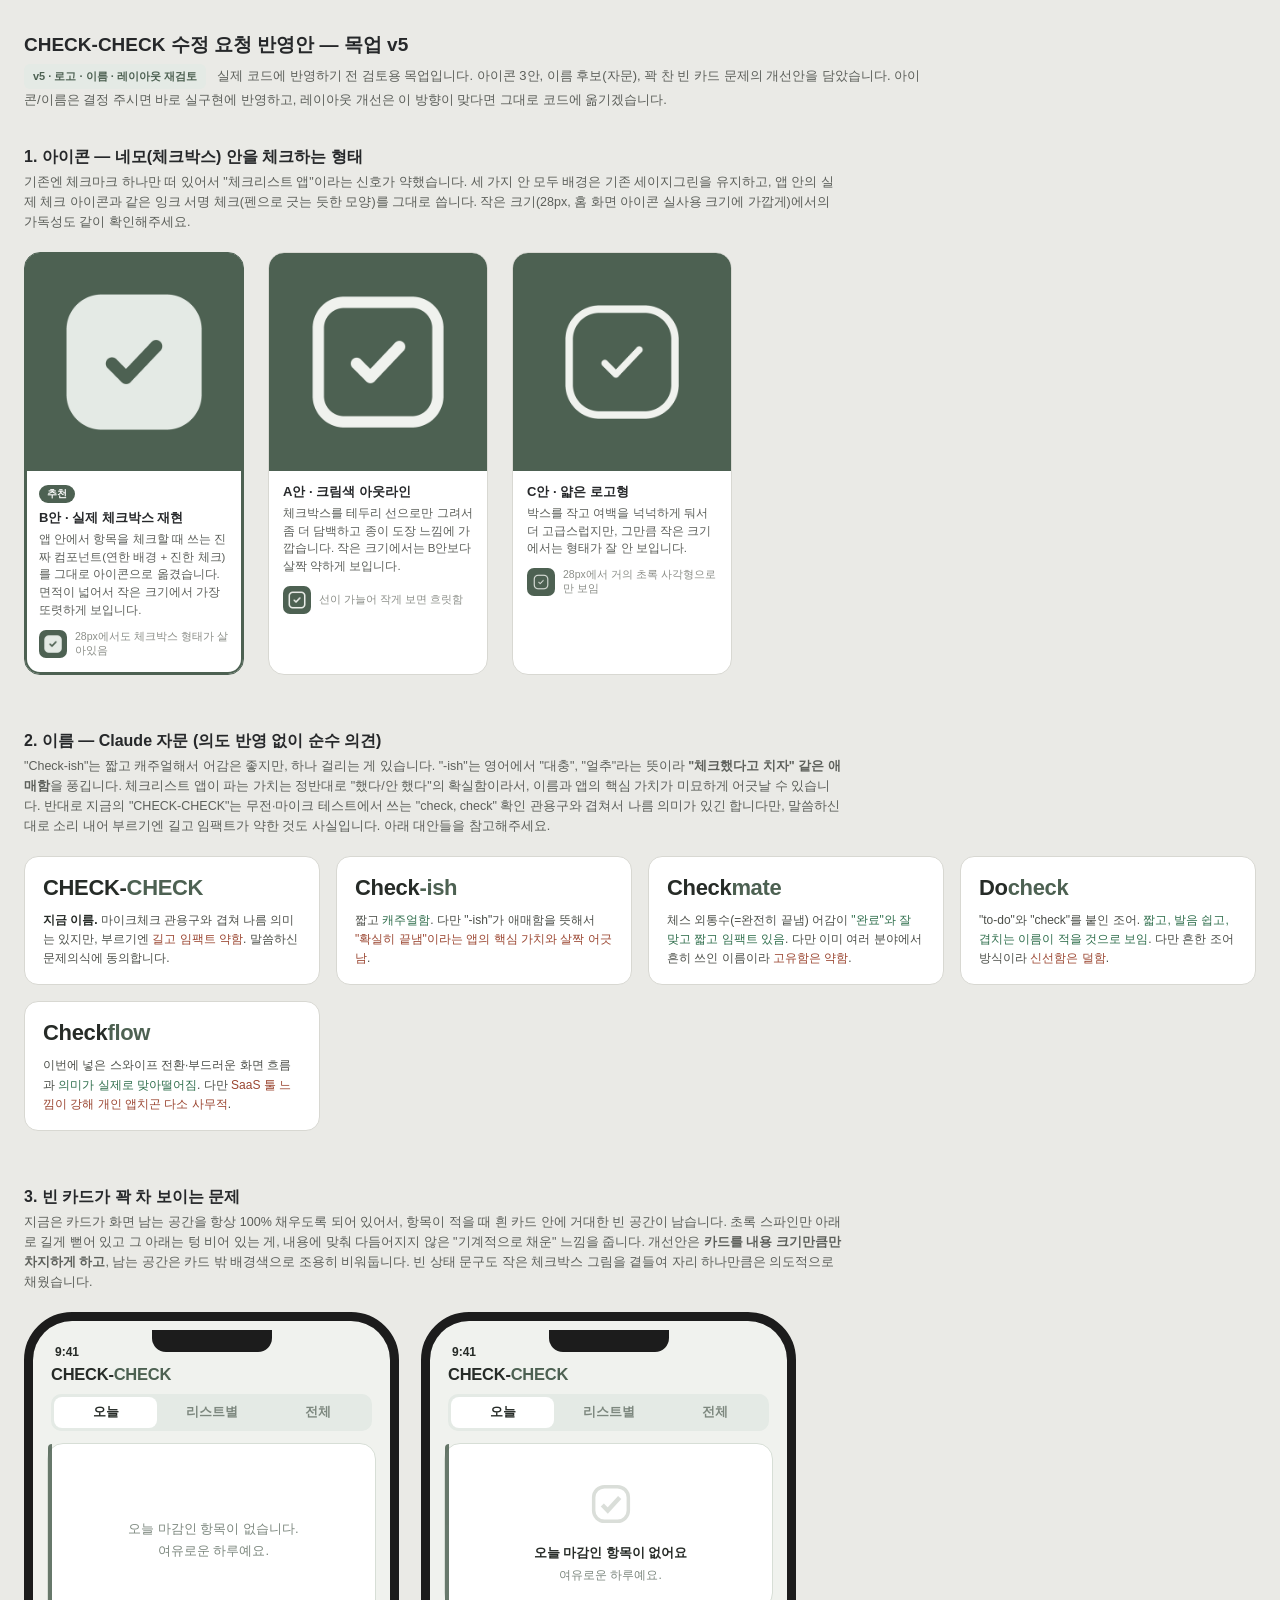
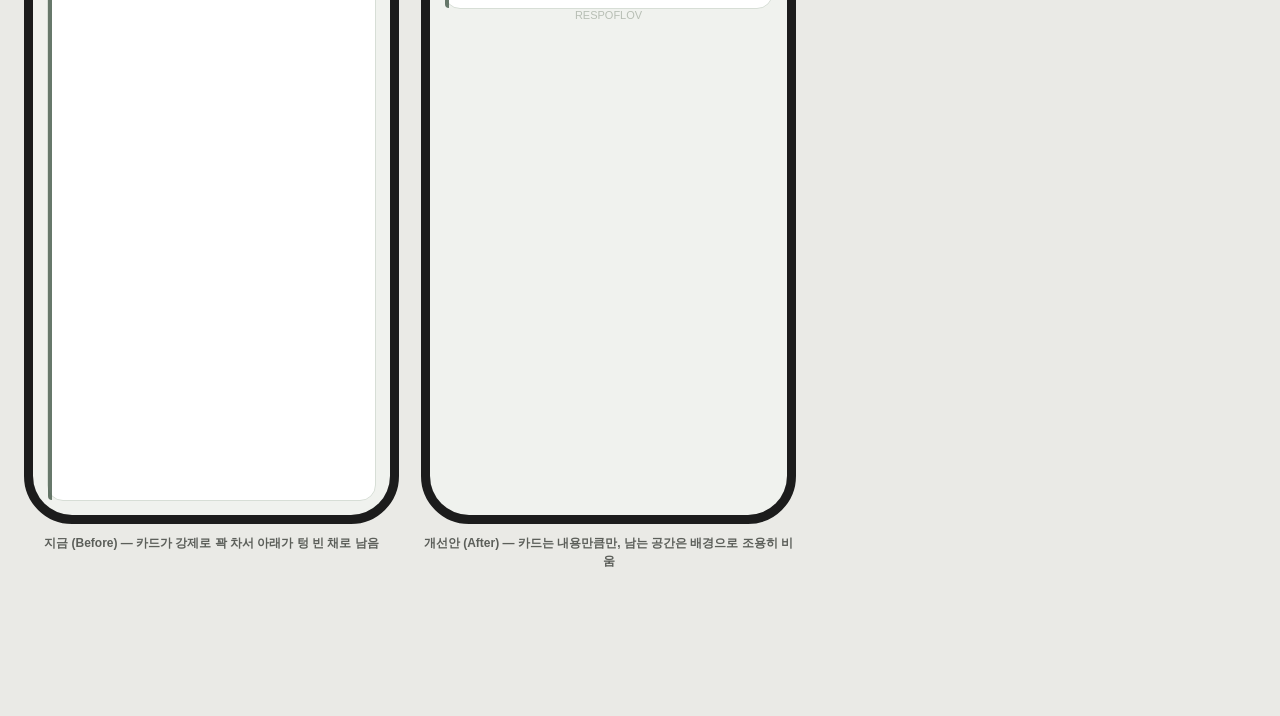
<file: mockup/design-mockup-v5-revision.html>
<!DOCTYPE html>
<html lang="ko">
<head>
<meta charset="UTF-8">
<meta name="viewport" content="width=device-width, initial-scale=1.0">
<title>CHECK-CHECK 수정안 — 목업 v5</title>
<style>
  *{box-sizing:border-box; margin:0; padding:0;}
  body{
    font-family:-apple-system,"Apple SD Gothic Neo","Pretendard","Malgun Gothic","Noto Sans KR",sans-serif;
    background:#EAEAE6; color:#26282A; padding:32px 24px 90px;
  }
  h1{font-size:19px; font-weight:800; margin-bottom:6px;}
  .tag{display:inline-block; font-size:11px; font-weight:700; color:#4D6152; background:#E4EAE5;
    padding:3px 9px; border-radius:6px; margin-right:8px;}
  .intro{font-size:13px; color:#5C5F5A; line-height:1.7; max-width:min(900px, 100%); margin-bottom:36px;}
  section{max-width:1800px; margin:0 auto 56px; width:100%;}
  h2{font-size:16px; font-weight:800; margin-bottom:4px;}
  .sub{font-size:12.5px; color:#5C5F5A; margin-bottom:20px; line-height:1.6; max-width:820px;}

  /* 아이콘 후보 */
  .icon-row{display:flex; gap:24px; flex-wrap:wrap;}
  .icon-card{width:220px; background:#fff; border:1px solid #D8D8D2; border-radius:16px; overflow:hidden;}
  .icon-card img.big{width:100%; display:block;}
  .icon-card .meta{padding:12px 14px 16px;}
  .icon-card .name{font-size:13px; font-weight:700; margin-bottom:4px;}
  .icon-card .desc{font-size:11.5px; color:#5C5F5A; line-height:1.55; margin-bottom:10px;}
  .icon-card .small-row{display:flex; align-items:center; gap:8px;}
  .icon-card .small-row img{width:28px; height:28px; border-radius:7px;}
  .icon-card .small-row span{font-size:10.5px; color:#8B8E88;}
  .pick{border-color:#4D6152; box-shadow:0 0 0 2px #4D6152 inset;}
  .pick-badge{display:inline-block; font-size:10px; font-weight:800; color:#fff; background:#4D6152;
    padding:2px 8px; border-radius:20px; margin-bottom:6px;}

  /* 이름 후보 */
  .name-grid{display:grid; grid-template-columns:repeat(auto-fill,minmax(260px,1fr)); gap:16px;}
  .name-card{background:#fff; border:1px solid #D8D8D2; border-radius:14px; padding:18px 18px 16px;}
  .name-card .wm{font-size:22px; font-weight:800; letter-spacing:-.015em; color:#262B27; margin-bottom:10px;}
  .name-card .wm b{color:#4D6152;}
  .name-card .verdict{font-size:12px; line-height:1.6; color:#4B4E48;}
  .name-card .verdict b{color:#262B27;}
  .name-card .good{color:#2F6E4C;}
  .name-card .bad{color:#9A4530;}

  /* 폰 프레임 */
  .row{display:flex; gap:22px; flex-wrap:wrap; align-items:flex-start;}
  .unit{display:flex; flex-direction:column; align-items:center; gap:10px;}
  .unit .cap{font-size:12px; color:#5C5F5A; font-weight:600; text-align:center; max-width:375px; line-height:1.5;}
  .frame{width:375px; height:812px; border:9px solid #1C1C1C; border-radius:48px; overflow:hidden; position:relative; background:#000;}
  .notch{position:absolute; top:9px; left:50%; transform:translateX(-50%); width:120px; height:22px; background:#1C1C1C; border-radius:0 0 14px 14px; z-index:5;}
  .screen{width:100%; height:100%; overflow:hidden; display:flex; flex-direction:column; position:relative;
    background:#F0F2EE; color:#262B27;}
  .status{height:44px; flex:none; display:flex; align-items:flex-end; padding:0 22px 6px; font-size:12px; font-weight:600;}
  .app-header{flex:none; padding:0 18px 12px;}
  .wordmark-live{font-size:16.5px; font-weight:800; letter-spacing:-.015em;}
  .wordmark-live b{color:#4D6152;}
  .seg{display:flex; gap:3px; background:#E4EAE5; padding:3px; border-radius:10px; margin-top:10px;}
  .seg span{flex:1; text-align:center; padding:7px 0; border-radius:8px; font-size:12.5px; color:#7C877E; font-weight:600;}
  .seg span.on{background:#fff; color:#262B27;}

  /* BEFORE: 강제로 꽉 채우는 카드 */
  .cardwrap-before{flex:1; overflow:hidden; padding:0 14px 14px; display:flex; flex-direction:column;}
  .card-before{flex:1; background:#fff; border:1px solid #D7DED6; border-radius:16px; padding:14px 16px 12px 20px; position:relative;}
  .card-before::before{content:"";position:absolute;left:0;top:0;bottom:0;width:4px;background:#4D6152;border-radius:16px 0 0 16px;opacity:.85;}
  .empty-before{color:#7C877E; text-align:center; padding:60px 10px; font-size:13px; line-height:1.7;}

  /* AFTER: 내용만큼만 차지 */
  .cardwrap-after{padding:0 14px; display:flex; flex-direction:column;}
  .card-after{background:#fff; border:1px solid #D7DED6; border-radius:16px; padding:14px 16px 18px 20px; position:relative; min-height:150px;}
  .card-after::before{content:"";position:absolute;left:0;top:0;bottom:0;width:4px;background:#4D6152;border-radius:16px 0 0 16px;opacity:.85;}
  .empty-after{text-align:center; padding:20px 14px 6px;}
  .empty-after svg{width:52px;height:52px;margin-bottom:10px;opacity:.5;}
  .empty-after .t1{font-size:13px; font-weight:700; color:#262B27; margin-bottom:4px;}
  .empty-after .t2{font-size:12px; color:#7C877E; line-height:1.5;}
  .after-belowspace{flex:1; display:flex; align-items:flex-end; justify-content:center; padding-bottom:20px;}
  .after-belowspace span{font-size:11px; color:#B7BEB4;}
</style>
</head>
<body>

<h1>CHECK-CHECK 수정 요청 반영안 — 목업 v5</h1>
<p class="intro">
  <span class="tag">v5 · 로고 · 이름 · 레이아웃 재검토</span>
  실제 코드에 반영하기 전 검토용 목업입니다. 아이콘 3안, 이름 후보(자문), 꽉 찬 빈 카드 문제의 개선안을 담았습니다.
  아이콘/이름은 결정 주시면 바로 실구현에 반영하고, 레이아웃 개선은 이 방향이 맞다면 그대로 코드에 옮기겠습니다.
</p>

<section>
  <h2>1. 아이콘 — 네모(체크박스) 안을 체크하는 형태</h2>
  <p class="sub">기존엔 체크마크 하나만 떠 있어서 "체크리스트 앱"이라는 신호가 약했습니다. 세 가지 안 모두 배경은 기존 세이지그린을 유지하고, 앱 안의 실제 체크 아이콘과 같은 잉크 서명 체크(펜으로 긋는 듯한 모양)를 그대로 씁니다. 작은 크기(28px, 홈 화면 아이콘 실사용 크기에 가깝게)에서의 가독성도 같이 확인해주세요.</p>
  <div class="icon-row">
    <div class="icon-card pick">
      <span></span>
      <img class="big" src="assets-v5/icon-cand-b.png">
      <div class="meta">
        <div class="pick-badge">추천</div>
        <div class="name">B안 · 실제 체크박스 재현</div>
        <div class="desc">앱 안에서 항목을 체크할 때 쓰는 진짜 컴포넌트(연한 배경 + 진한 체크)를 그대로 아이콘으로 옮겼습니다. 면적이 넓어서 작은 크기에서 가장 또렷하게 보입니다.</div>
        <div class="small-row"><img src="assets-v5/icon-cand-b.png"><span>28px에서도 체크박스 형태가 살아있음</span></div>
      </div>
    </div>
    <div class="icon-card">
      <img class="big" src="assets-v5/icon-cand-a.png">
      <div class="meta">
        <div class="name">A안 · 크림색 아웃라인</div>
        <div class="desc">체크박스를 테두리 선으로만 그려서 좀 더 담백하고 종이 도장 느낌에 가깝습니다. 작은 크기에서는 B안보다 살짝 약하게 보입니다.</div>
        <div class="small-row"><img src="assets-v5/icon-cand-a.png"><span>선이 가늘어 작게 보면 흐릿함</span></div>
      </div>
    </div>
    <div class="icon-card">
      <img class="big" src="assets-v5/icon-cand-c.png">
      <div class="meta">
        <div class="name">C안 · 얇은 로고형</div>
        <div class="desc">박스를 작고 여백을 넉넉하게 둬서 더 고급스럽지만, 그만큼 작은 크기에서는 형태가 잘 안 보입니다.</div>
        <div class="small-row"><img src="assets-v5/icon-cand-c.png"><span>28px에서 거의 초록 사각형으로만 보임</span></div>
      </div>
    </div>
  </div>
</section>

<section>
  <h2>2. 이름 — Claude 자문 (의도 반영 없이 순수 의견)</h2>
  <p class="sub">
    "Check-ish"는 짧고 캐주얼해서 어감은 좋지만, 하나 걸리는 게 있습니다. "-ish"는 영어에서 "대충", "얼추"라는 뜻이라 <b>"체크했다고 치자" 같은 애매함</b>을 풍깁니다. 체크리스트 앱이 파는 가치는 정반대로 "했다/안 했다"의 확실함이라서, 이름과 앱의 핵심 가치가 미묘하게 어긋날 수 있습니다.
    반대로 지금의 "CHECK-CHECK"는 무전·마이크 테스트에서 쓰는 "check, check" 확인 관용구와 겹쳐서 나름 의미가 있긴 합니다만, 말씀하신 대로 소리 내어 부르기엔 길고 임팩트가 약한 것도 사실입니다. 아래 대안들을 참고해주세요.
  </p>
  <div class="name-grid">
    <div class="name-card">
      <div class="wm">CHECK-<b>CHECK</b></div>
      <div class="verdict"><b>지금 이름.</b> 마이크체크 관용구와 겹쳐 나름 의미는 있지만, 부르기엔 <span class="bad">길고 임팩트 약함</span>. 말씀하신 문제의식에 동의합니다.</div>
    </div>
    <div class="name-card">
      <div class="wm">Check<b>-ish</b></div>
      <div class="verdict">짧고 <span class="good">캐주얼함</span>. 다만 "-ish"가 애매함을 뜻해서 <span class="bad">"확실히 끝냄"이라는 앱의 핵심 가치와 살짝 어긋남</span>.</div>
    </div>
    <div class="name-card">
      <div class="wm">Check<b>mate</b></div>
      <div class="verdict">체스 외통수(=완전히 끝냄) 어감이 <span class="good">"완료"와 잘 맞고 짧고 임팩트 있음</span>. 다만 이미 여러 분야에서 흔히 쓰인 이름이라 <span class="bad">고유함은 약함</span>.</div>
    </div>
    <div class="name-card">
      <div class="wm">Do<b>check</b></div>
      <div class="verdict">"to-do"와 "check"를 붙인 조어. <span class="good">짧고, 발음 쉽고, 겹치는 이름이 적을 것으로 보임</span>. 다만 흔한 조어 방식이라 <span class="bad">신선함은 덜함</span>.</div>
    </div>
    <div class="name-card">
      <div class="wm">Check<b>flow</b></div>
      <div class="verdict">이번에 넣은 스와이프 전환·부드러운 화면 흐름과 <span class="good">의미가 실제로 맞아떨어짐</span>. 다만 <span class="bad">SaaS 툴 느낌이 강해 개인 앱치곤 다소 사무적</span>.</div>
    </div>
  </div>
</section>

<section>
  <h2>3. 빈 카드가 꽉 차 보이는 문제</h2>
  <p class="sub">
    지금은 카드가 화면 남는 공간을 항상 100% 채우도록 되어 있어서, 항목이 적을 때 흰 카드 안에 거대한 빈 공간이 남습니다. 초록 스파인만 아래로 길게 뻗어 있고 그 아래는 텅 비어 있는 게, 내용에 맞춰 다듬어지지 않은 "기계적으로 채운" 느낌을 줍니다.
    개선안은 <b>카드를 내용 크기만큼만 차지하게 하고</b>, 남는 공간은 카드 밖 배경색으로 조용히 비워둡니다. 빈 상태 문구도 작은 체크박스 그림을 곁들여 자리 하나만큼은 의도적으로 채웠습니다.
  </p>
  <div class="row">
    <div class="unit">
      <div class="frame"><div class="notch"></div>
        <div class="screen">
          <div class="status"><span>9:41</span></div>
          <div class="app-header">
            <div class="wordmark-live">CHECK-<b>CHECK</b></div>
            <div class="seg"><span class="on">오늘</span><span>리스트별</span><span>전체</span></div>
          </div>
          <div class="cardwrap-before">
            <div class="card-before">
              <div class="empty-before">오늘 마감인 항목이 없습니다.<br>여유로운 하루예요.</div>
            </div>
          </div>
        </div>
      </div>
      <div class="cap">지금 (Before) — 카드가 강제로 꽉 차서 아래가 텅 빈 채로 남음</div>
    </div>

    <div class="unit">
      <div class="frame"><div class="notch"></div>
        <div class="screen">
          <div class="status"><span>9:41</span></div>
          <div class="app-header">
            <div class="wordmark-live">CHECK-<b>CHECK</b></div>
            <div class="seg"><span class="on">오늘</span><span>리스트별</span><span>전체</span></div>
          </div>
          <div class="cardwrap-after">
            <div class="card-after">
              <div class="empty-after">
                <svg viewBox="0 0 24 24" fill="none" stroke="#B7BEB4" stroke-width="1.6"><rect x="4" y="4" width="16" height="16" rx="5"/><path d="M8 12.5l2.5 2.5L16 9" stroke-width="2"/></svg>
                <div class="t1">오늘 마감인 항목이 없어요</div>
                <div class="t2">여유로운 하루예요.</div>
              </div>
            </div>
            <div class="after-belowspace"><span>RESPOFLOV</span></div>
          </div>
        </div>
      </div>
      <div class="cap">개선안 (After) — 카드는 내용만큼만, 남는 공간은 배경으로 조용히 비움</div>
    </div>
  </div>
</section>

</body>
</html>
</file>
<file: style.css>
/* Docheck 스타일. 라이트는 종이 장부와 세이지그린, 다크는 흑연 톤 무채색으로 나눠 설계했다 */
*{box-sizing:border-box; margin:0; padding:0;}
[hidden]{display:none !important;}
html{font-size:15px; transition:font-size .15s ease;}
html,body{height:100%;}
body{
  font-family:-apple-system,"Apple SD Gothic Neo","Pretendard","Malgun Gothic","Noto Sans KR",sans-serif;
  background:var(--bg); color:var(--ink); overflow:hidden; -webkit-font-smoothing:antialiased;
  transition:background .2s,color .2s;
}
button{font:inherit; color:inherit; background:none; border:none; cursor:pointer;}
input{font:inherit; color:inherit;}
button:focus-visible, input:focus-visible, [tabindex]:focus-visible{outline:2px solid var(--accent); outline-offset:1px; border-radius:4px;}

body{
  --bg:#F0F2EE; --surface:#FFFFFF; --ink:#262B27; --muted:#616C64; --line:#D7DED6;
  --accent:#4D6152; --accent-soft:#E4EAE5; --danger:#B0503C; --danger-ink:#9A4530; --danger-soft:#F6E8E3;
  --today:#A97B2F; --today-ink:#8C6323; --today-soft:#F3EBD9; --pill:#EDEFEA; --card-shadow:0 1px 3px rgba(38,43,39,.10);
}
body[data-theme="dark"]{
  --bg:#17181A; --surface:#212327; --ink:#E7E7E4; --muted:#8A8D93; --line:#33353A;
  --accent:#C9CBCE; --accent-soft:#3A3D42; --danger:#D98B74; --danger-ink:#D98B74; --danger-soft:#3A2420;
  --today:#D6A957; --today-ink:#D6A957; --today-soft:#3A2F1C; --pill:#26282C; --card-shadow:none;
}

.app{height:100%; display:flex; flex-direction:column;}
.app-header{flex:none; padding:max(14px, env(safe-area-inset-top)) 18px 0;}
.top-row{display:flex; align-items:center; justify-content:space-between; padding:2px 0 12px;}
.title-date{display:flex; align-items:baseline; gap:8px; min-width:0;}
.wordmark-live{font-size:17px; font-weight:800; letter-spacing:-.015em; white-space:nowrap;}
.wordmark-live b{color:var(--accent); font-weight:800;}
.datetag{font-size:.8rem; color:var(--muted); font-family:ui-monospace,"SF Mono",Consolas,monospace; white-space:nowrap;}
.hbtns{display:flex; gap:6px; flex:none;}
.ibtn{width:34px; height:34px; border-radius:9px; border:1px solid var(--line); background:var(--surface);
  display:flex; align-items:center; justify-content:center; color:var(--muted); flex:none;}
.ibtn:hover{color:var(--ink); border-color:var(--muted);}
.ibtn svg{width:16px; height:16px;}
.ibtn path,.ibtn circle{fill:none; stroke:currentColor; stroke-width:1.6; stroke-linejoin:round; stroke-linecap:round;}
.ibtn .moon{display:none;}
body[data-theme="dark"] .ibtn .sun{display:none;}
body[data-theme="dark"] .ibtn .moon{display:block;}

.seg{display:flex; gap:3px; background:var(--accent-soft); padding:3px; border-radius:10px; margin-bottom:14px;}
.seg button{flex:1; text-align:center; padding:8px 0; border-radius:8px; font-size:.8rem; color:var(--muted); font-weight:600;}
.seg button.on{background:var(--surface); color:var(--ink); box-shadow:0 1px 2px rgba(0,0,0,.08);}

.tabs{display:flex; gap:3px; overflow-x:auto; padding:0 2px; align-items:center;}
.tabs button{flex:none; padding:8px 14px; font-size:.8rem; color:var(--muted); font-weight:600;
  border-radius:9px 9px 0 0; white-space:nowrap; background:var(--accent-soft);}
.tabs button.on{background:var(--surface); color:var(--accent); position:relative; z-index:2;}
.tabs button.add{color:var(--accent); font-weight:800; background:transparent; padding:8px 10px; font-size:1rem;}
.tabs .tab-input{flex:none; width:112px; padding:7px 10px; font-size:.8rem; font-weight:600; color:var(--ink);
  background:var(--surface); border:1.5px solid var(--accent); border-radius:9px 9px 0 0; position:relative; z-index:2;}
.tabs .tab-input input{width:100%; border:none; background:transparent; font-size:inherit; color:inherit; outline:none;}

/* 카드는 내용 크기만큼만 차지한다. cardwrap이 남는 세로 공간을 흡수하고(스크롤도 여기서),
   카드 아래 남는 자리는 배경색으로 조용히 비워둔다(예전엔 카드가 항상 꽉 채워서 빈 흰 공간이 남았음). */
.cardwrap{flex:1; overflow-y:auto; overflow-x:hidden; -webkit-overflow-scrolling:touch; padding:0 14px 14px; min-height:0;}
.cardwrap.attached{margin-top:-1px;}
.card{background:var(--surface); border:1px solid var(--line); border-radius:16px; min-height:160px;
  box-shadow:var(--card-shadow); padding:14px 16px 18px 20px; position:relative; overflow:hidden;}
.cardwrap.attached .card{border-radius:0 16px 16px 16px;}
/* 스파인(왼쪽 액센트 줄)은 카드 자체의 overflow:hidden + border-radius로 잘려서
   카드의 둥근 모서리 곡선을 그대로 따라간다. 스파인 자신에게 4px 폭짜리 요소로선
   못 그릴 16px 라운드를 억지로 주면 브라우저가 폭에 맞춰 반지름을 뭉개면서
   모서리와 안 맞는 돌기가 생긴다 — 그래서 스파인은 그냥 완전한 사각형으로 두고,
   카드가 부모로서 도려내게 한다. */
.card::before{content:""; position:absolute; left:0; top:0; bottom:0; width:4px; background:var(--accent); opacity:.85;}

.cardhead{display:flex; align-items:center; justify-content:space-between; margin-bottom:10px; gap:8px; position:relative;}
.cardtitle{font-size:1rem; font-weight:700; cursor:text;}
.morebtn{width:28px; height:28px; border-radius:7px; display:flex; align-items:center; justify-content:center;
  color:var(--muted); flex:none;}
.morebtn:hover{color:var(--ink);}
.morebtn svg{width:16px; height:16px;}
.morebtn circle{fill:currentColor; stroke:none;}

.gauge-row{display:flex; align-items:center; gap:10px; margin-bottom:10px;}
.gauge{flex:1; height:4px; background:var(--line); border-radius:3px; overflow:hidden;}
.gauge > div{height:100%; background:var(--accent); border-radius:3px; transition:width .3s ease;}
.gauge-num{font-size:.8rem; color:var(--muted); font-family:ui-monospace,"SF Mono",Consolas,monospace; flex:none;}

.ctrl-row{display:flex; gap:6px; margin-bottom:10px; flex-wrap:wrap; justify-content:flex-end;}
.tglchip{display:flex; align-items:center; gap:5px; font-size:.8rem; padding:6px 11px; border-radius:20px;
  border:1px solid var(--line); color:var(--muted); font-weight:600;}
.tglchip svg{width:12px; height:12px;}
.tglchip path,.tglchip circle{fill:none; stroke:currentColor; stroke-width:1.7; stroke-linecap:round; stroke-linejoin:round;}
.tglchip.on{background:var(--accent); border-color:var(--accent); color:var(--bg);}
.tglchip.on path{stroke:var(--bg);}

.addrow{display:flex; align-items:center; gap:6px; background:var(--bg); border:1px solid var(--line);
  border-radius:11px; padding:10px 10px; margin-bottom:10px;}
.addrow .star{width:18px; height:18px;}
.addrow input{flex:1; border:none; background:transparent; font-size:.93rem; color:var(--ink); min-width:0;}
.addrow input::placeholder{color:var(--muted);}
.addrow .addbtn{flex:none; width:27px; height:27px; border-radius:8px; background:var(--accent); color:var(--bg);
  display:flex; align-items:center; justify-content:center; font-size:16px; font-weight:700; cursor:pointer;}
.addhint{font-size:.7rem; color:var(--muted); margin:-4px 2px 10px; opacity:.8;}

.grouplabel{font-size:.72rem; font-weight:700; color:var(--muted); letter-spacing:.06em; margin:12px 0 5px; text-transform:uppercase;}
.grouplabel:first-of-type{margin-top:0;}
.grouplabel.warn{color:var(--danger-ink);}
.grouplabel.now{color:var(--today-ink);}

.item-row{position:relative; overflow:hidden; border-top:1px solid var(--pill);}
.item-row:first-child{border-top:none;}
.item-delete{position:absolute; inset:0; background:var(--danger); color:#fff; display:flex; align-items:center;
  justify-content:flex-end; padding-right:16px; font-size:.85rem; font-weight:700;}
.item{display:flex; align-items:flex-start; gap:9px; padding:10px 0; background:var(--surface); position:relative;
  transform:translateX(0); touch-action:pan-y;}
.item.dragging-swipe{transition:none;}
.item.settling{transition:transform .2s cubic-bezier(.23,1,.32,1);}
.star{width:17px; height:17px; flex:none; margin-top:3px; color:var(--line); position:relative; cursor:pointer;}
.star::after{content:"";position:absolute;inset:-9px;}
.star.on{color:var(--today);}
.star svg{width:100%; height:100%;}
.star path{fill:none; stroke:currentColor; stroke-width:1.6; stroke-linejoin:round;}
.star.on path{fill:currentColor;}
.chk{width:21px; height:21px; border-radius:6px; border:1.6px solid var(--muted); flex:none; margin-top:2px;
  display:flex; align-items:center; justify-content:center; position:relative; cursor:pointer;}
.chk::after{content:"";position:absolute;inset:-7px;}
.chk.on{border-color:var(--accent); background:var(--accent-soft);}
.chk svg{width:13px; height:13px; opacity:0; transition:opacity .15s ease;}
.chk.on svg{opacity:1;}
.chk path{fill:none; stroke:var(--accent); stroke-width:2.6; stroke-linecap:round; stroke-linejoin:round;}
.txtwrap{flex:1; min-width:0;}
.txt{font-size:.93rem; line-height:1.45; cursor:text; word-break:break-word;}
.item.done .txt{color:var(--muted); text-decoration:line-through;}
.edit-input{font-size:.93rem; width:100%; border:none; border-bottom:1.5px solid var(--accent); background:transparent; padding:1px 0;}
.memo{font-size:.78rem; color:var(--muted); margin-top:2px; cursor:text;}
.memo-input{font-size:.78rem; width:100%; border:none; border-bottom:1px solid var(--line); background:transparent; color:var(--muted); margin-top:2px;}
.subrow{font-size:.75rem; color:var(--muted); margin-top:4px; display:flex; align-items:center; gap:4px; cursor:pointer; width:fit-content;}
.subrow svg{width:10px; height:10px; transition:transform .15s ease;}
.subrow path{fill:none; stroke:currentColor; stroke-width:2;}
.subrow.open svg{transform:rotate(180deg);}
.due{flex:none; font-size:.75rem; padding:3px 7px; border-radius:6px; background:var(--bg); color:var(--muted);
  border:1px solid var(--line); margin-top:2px; white-space:nowrap; cursor:pointer;}
.due:hover{border-color:var(--accent);}
.due.today{background:var(--today-soft); color:var(--today-ink); border-color:transparent; font-weight:700;}
.due.overdue{background:var(--danger-soft); color:var(--danger-ink); border-color:transparent; font-weight:700;}
.listpill{flex:none; font-size:.72rem; padding:3px 6px; border-radius:5px; background:var(--pill); color:var(--muted); margin-top:2px; font-weight:600;}

.sub-list{margin:8px 0 2px 27px; border-left:2px solid var(--pill); padding-left:11px; display:none;}
.sub-list.open{display:block;}
.sub-item{display:flex; align-items:center; gap:8px; padding:5px 0; font-size:.85rem;}
.sub-item .chk{width:16px; height:16px; border-radius:4px;}
.sub-item .chk::after{inset:-9px;}
.sub-item .chk svg{width:10px; height:10px;}
.sub-item.done{color:var(--muted); text-decoration:line-through;}
.sub-item .subtxt{flex:1; cursor:text;}
.subadd{display:flex; align-items:center; gap:6px; padding:6px 0 2px; font-size:.8rem; color:var(--muted); font-weight:600; cursor:pointer;}
.subadd .plus{width:15px; height:15px; border-radius:4px; border:1.3px dashed var(--line); display:flex; align-items:center; justify-content:center; font-size:11px; flex:none;}
.subadd-input{flex:1; font-size:.8rem; border:none; border-bottom:1px solid var(--accent); background:transparent; margin:4px 0 2px 21px; display:block; width:calc(100% - 21px);}

.empty{color:var(--muted); text-align:center; padding:22px 14px 8px; font-size:.85rem; line-height:1.6;}
.empty b{color:var(--ink);}
.empty svg{width:40px; height:40px; margin-bottom:10px; opacity:.4;}
.empty .t1{font-weight:700; color:var(--ink); font-size:.92rem; margin-bottom:3px;}

.savebar{flex:none; display:flex; align-items:center; justify-content:flex-end; padding:8px 22px 2px; font-size:.75rem; color:var(--muted); min-height:22px;}
.savebar.warn{color:var(--danger-ink);}
.footer{flex:none; text-align:center; font-size:9.5px; font-weight:600; letter-spacing:.32em; text-indent:.32em;
  color:var(--muted); opacity:.55; padding:8px 0 max(env(safe-area-inset-bottom, 12px), 12px);}

.panels-viewport{flex:1; overflow:clip; position:relative; min-height:0; touch-action:pan-y;}
.panels-track{display:flex; width:100%; height:100%; will-change:transform;}
.panel{flex:0 0 100%; width:100%; display:flex; flex-direction:column; min-height:0;}

.menu{position:fixed; width:180px; background:var(--surface); border:1px solid var(--line);
  border-radius:12px; box-shadow:0 8px 20px rgba(0,0,0,.16); padding:6px; z-index:21; display:none;}
.menu.open{display:block;}
.menu button{display:block; width:100%; text-align:left; font-size:.85rem; padding:9px 10px; border-radius:7px; color:var(--ink);}
.menu button:hover{background:var(--bg);}
.menu button.danger{color:var(--danger-ink);}
.menu hr{border:none; border-top:1px solid var(--line); margin:4px 2px;}

.popover-layer{position:fixed; inset:0; background:rgba(20,22,20,.28); z-index:30; display:none;}
.popover-layer.open{display:block;}
.popover{position:absolute; top:56px; right:14px; width:264px; max-width:calc(100vw - 28px); max-height:calc(100vh - 90px); overflow-y:auto;
  background:var(--surface); border:1px solid var(--line); border-radius:14px; box-shadow:0 8px 24px rgba(0,0,0,.18); padding:14px; z-index:31;}
.popover h4{font-size:.85rem; font-weight:700; margin-bottom:4px;}
.popover p{font-size:.75rem; color:var(--muted); line-height:1.5; margin-bottom:10px;}
.fs-row{display:flex; align-items:center; gap:8px; margin-bottom:12px;}
.fs-row span{font-weight:700; color:var(--muted); flex:none;}
.fs-row span.a{font-size:11px;}
.fs-row span.b{font-size:17px;}
.fs-row input[type="range"]{flex:1; accent-color:var(--accent); height:20px;}
.gbtn{display:flex; align-items:center; justify-content:center; gap:8px; width:100%; padding:9px 0;
  border-radius:9px; border:1px solid var(--line); background:var(--bg); font-size:.8rem; font-weight:600; color:var(--ink);}
.gbtn svg{width:13px; height:13px;}
.popover hr{border:none; border-top:1px solid var(--line); margin:12px 0;}
.backup-row{display:flex; gap:6px;}
.backup-row button{flex:1; font-size:.75rem; padding:7px 0; border-radius:8px; border:1px solid var(--line); color:var(--ink); font-weight:600;}
.synced{display:flex; align-items:center; gap:8px; margin-top:10px;}
.avatar{width:26px; height:26px; border-radius:50%; background:var(--accent-soft); color:var(--accent); font-size:.7rem;
  font-weight:700; display:flex; align-items:center; justify-content:center; flex:none;}
.synced .meta{font-size:.75rem; color:var(--muted); line-height:1.4;}
.synced .meta b{color:var(--ink); font-weight:600; display:block; font-size:.8rem;}
.verinfo{display:flex; flex-direction:column; gap:3px; align-items:center; text-align:center;}
.verinfo .v1{font-size:.75rem; color:var(--muted); font-weight:600;}
.verinfo .v2{font-size:.68rem; color:var(--muted); opacity:.75;}

.datepop{position:fixed; z-index:40; background:var(--surface); border:1px solid var(--line); border-radius:12px;
  box-shadow:0 8px 20px rgba(0,0,0,.18); padding:8px; display:none; gap:6px; align-items:center;}
.datepop.open{display:flex;}
.datepop input{border:1px solid var(--line); border-radius:7px; padding:5px 7px; background:var(--bg); font-size:.8rem;}
.datepop button{font-size:.78rem; padding:5px 9px; border-radius:7px; border:1px solid var(--line); color:var(--ink); font-weight:600;}

.snackbar{position:fixed; left:16px; right:16px; bottom:max(20px, env(safe-area-inset-bottom)); z-index:50;
  background:var(--ink); color:var(--bg); border-radius:12px; padding:12px 14px; display:none;
  align-items:center; justify-content:space-between; gap:12px; font-size:.85rem; box-shadow:0 8px 20px rgba(0,0,0,.25);}
body[data-theme="dark"] .snackbar{background:var(--surface); border:1px solid var(--line); color:var(--ink);}
.snackbar.show{display:flex; animation:snackup .18s cubic-bezier(.23,1,.32,1);}
.snackbar button{font-weight:700; color:var(--today); flex:none;}
@keyframes snackup{from{transform:translateY(12px); opacity:0;} to{transform:translateY(0); opacity:1;}}

@media (prefers-reduced-motion:reduce){ *{transition:none !important; animation:none !important;} }
</file>
